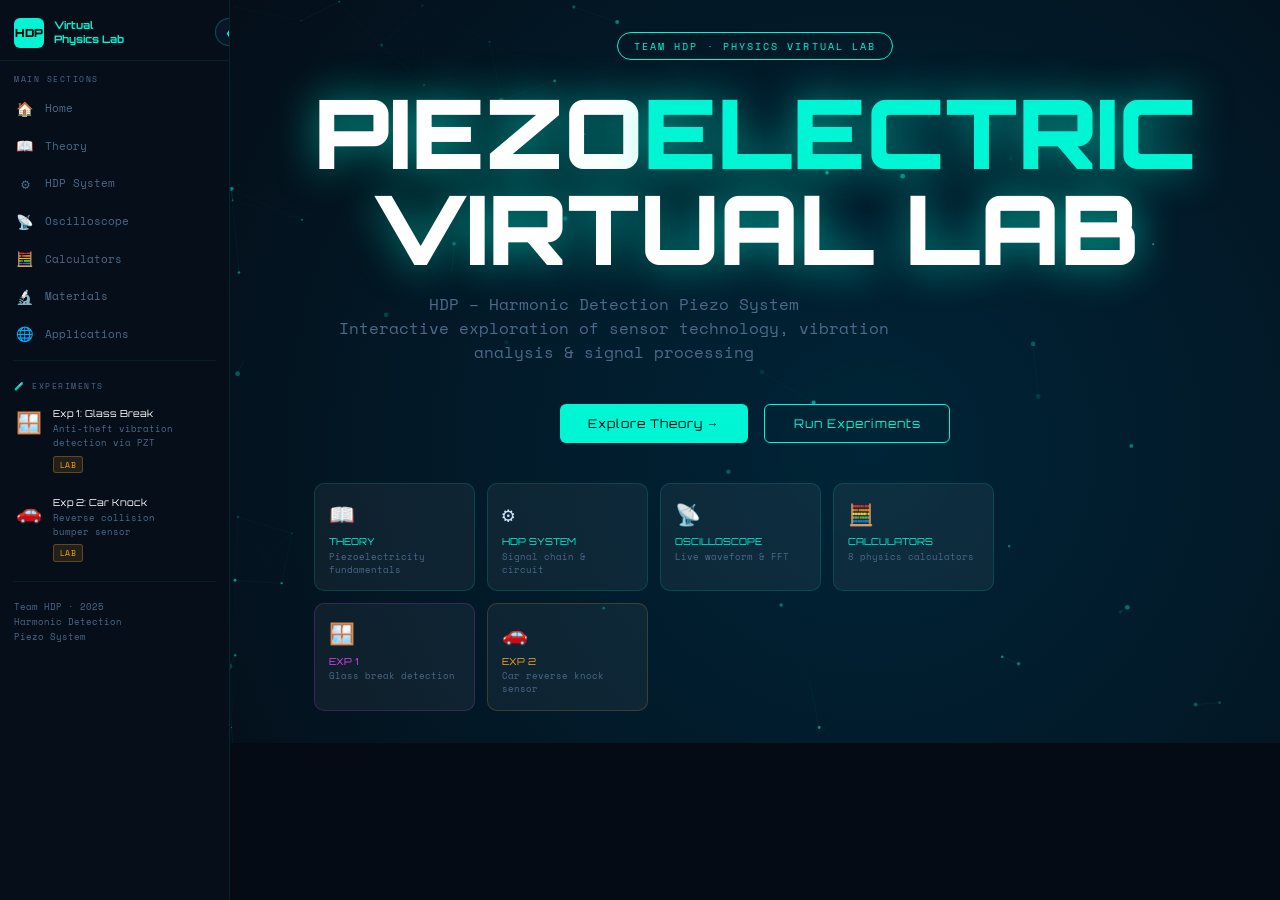
<file: Index.html>
<!DOCTYPE html>
<html lang="en">
<head>
<meta charset="UTF-8"/>
<meta name="viewport" content="width=device-width, initial-scale=1.0"/>
<title>HDP Virtual Lab — HDP Virtual Lab</title>
<link href="https://fonts.googleapis.com/css2?family=Orbitron:wght@400;700;900&family=Space+Mono:ital,wght@0,400;0,700;1,400&display=swap" rel="stylesheet"/>
<link rel="stylesheet" href="styles.css"/>
<style>
html,body{height:100%;overflow:hidden;margin:0;padding:0;}
body{display:flex;background:var(--bg);color:var(--text);font-family:'Space Mono',monospace;}
.page-area{flex:1;overflow-y:auto;overflow-x:hidden;min-width:0;height:100vh;}
#hero{min-height:100vh;position:relative;display:flex;flex-direction:column;align-items:center;justify-content:center;text-align:center;overflow:hidden;}
</style>
</head>
<body>
<aside class="sidebar" id="sidebar">
  <div class="sb-toggle" id="sb-btn" onclick="toggleSidebar()">❮</div>
  <div class="sb-logo"><div class="sb-logo-icon">HDP</div><div class="sb-logo-text sb-hide">Virtual<br>Physics Lab</div></div>
  <div class="sb-section-title sb-hide">Main Sections</div>
  <div class="sb-nav-item active" onclick="goTo('home')" data-page="home" id="nav-home"><span class="icon">🏠</span><span class="sb-hide">Home</span></div>
  <div class="sb-nav-item" onclick="goTo('theory')" data-page="theory" id="nav-theory"><span class="icon">📖</span><span class="sb-hide">Theory</span></div>
  <div class="sb-nav-item" onclick="goTo('system')" data-page="system" id="nav-system"><span class="icon">⚙️</span><span class="sb-hide">HDP System</span></div>
  <div class="sb-nav-item" onclick="goTo('oscilloscope')" data-page="oscilloscope" id="nav-oscilloscope"><span class="icon">📡</span><span class="sb-hide">Oscilloscope</span></div>
  <div class="sb-nav-item" onclick="goTo('calculators')" data-page="calculators" id="nav-calculators"><span class="icon">🧮</span><span class="sb-hide">Calculators</span></div>
  <div class="sb-nav-item" onclick="goTo('materials')" data-page="materials" id="nav-materials"><span class="icon">🔬</span><span class="sb-hide">Materials</span></div>
  <div class="sb-nav-item" onclick="goTo('applications')" data-page="applications" id="nav-applications"><span class="icon">🌐</span><span class="sb-hide">Applications</span></div>
  <div class="sb-divider"></div>
  <div class="sb-section-title sb-hide">🧪 Experiments</div>
  <div class="sb-exp-card" id="nav-exp-glass" onclick="goTo('exp-glass')" data-page="exp-glass">
    <div class="sb-exp-icon">🪟</div>
    <div class="sb-hide"><div class="sb-exp-title">Exp 1: Glass Break</div><div class="sb-exp-sub">Anti-theft vibration<br>detection via PZT</div><span class="sb-exp-badge">LAB</span></div>
  </div>
  <div class="sb-exp-card" id="nav-exp-car" onclick="goTo('exp-car')" data-page="exp-car">
    <div class="sb-exp-icon">🚗</div>
    <div class="sb-hide"><div class="sb-exp-title">Exp 2: Car Knock</div><div class="sb-exp-sub">Reverse collision<br>bumper sensor</div><span class="sb-exp-badge">LAB</span></div>
  </div>
  <div class="sb-divider"></div>
  <div style="padding:.7rem .9rem;line-height:1.7;flex-shrink:0;" class="sb-hide"><div style="font-size:.55rem;color:var(--dim);">Team HDP · 2025<br>Harmonic Detection<br>Piezo System</div></div>
</aside>
<div class="page-area">
<section id="hero" style="max-width:100%;padding:0;position:relative;min-height:100vh;display:flex;flex-direction:column;align-items:center;justify-content:center;text-align:center;overflow:hidden;">
      <canvas id="hero-canvas" style="position:absolute;inset:0;z-index:0;"></canvas>
      <div class="hero-content" style="position:relative;z-index:1;padding:2rem;">
        <div class="badge">Team HDP · Physics Virtual Lab</div>
        <h1 class="logo">PIEZO<span>ELECTRIC</span><br>VIRTUAL LAB</h1>
        <p class="hero-sub">HDP – Harmonic Detection Piezo System<br>Interactive exploration of sensor technology, vibration analysis &amp; signal processing</p>
        <div class="hero-btns">
          <button class="btn btn-primary" onclick="goTo('theory')">Explore Theory →</button>
          <button class="btn btn-outline" onclick="goTo('exp-glass')">Run Experiments</button>
        </div>
        <div style="display:grid;grid-template-columns:repeat(auto-fit,minmax(130px,1fr));gap:.75rem;margin-top:2.5rem;max-width:680px;text-align:left;">
<div onclick="goTo('theory')" style="background:rgba(255,255,255,.05);border:1px solid rgba(0,245,212,.15);border-radius:10px;padding:.9rem;cursor:pointer;transition:border-color .2s;" onmouseover="this.style.borderColor='rgba(0,245,212,.5)'" onmouseout="this.style.borderColor='rgba(0,245,212,.15)'"><div style="font-size:1.3rem;">📖</div><div style="font-family:Orbitron,sans-serif;font-size:.6rem;color:var(--accent);margin:.35rem 0 .15rem;">THEORY</div><div style="font-size:.58rem;color:var(--dim);">Piezoelectricity fundamentals</div></div>
<div onclick="goTo('system')" style="background:rgba(255,255,255,.05);border:1px solid rgba(0,245,212,.15);border-radius:10px;padding:.9rem;cursor:pointer;transition:border-color .2s;" onmouseover="this.style.borderColor='rgba(0,245,212,.5)'" onmouseout="this.style.borderColor='rgba(0,245,212,.15)'"><div style="font-size:1.3rem;">⚙️</div><div style="font-family:Orbitron,sans-serif;font-size:.6rem;color:var(--accent);margin:.35rem 0 .15rem;">HDP SYSTEM</div><div style="font-size:.58rem;color:var(--dim);">Signal chain & circuit</div></div>
<div onclick="goTo('oscilloscope')" style="background:rgba(255,255,255,.05);border:1px solid rgba(0,245,212,.15);border-radius:10px;padding:.9rem;cursor:pointer;transition:border-color .2s;" onmouseover="this.style.borderColor='rgba(0,245,212,.5)'" onmouseout="this.style.borderColor='rgba(0,245,212,.15)'"><div style="font-size:1.3rem;">📡</div><div style="font-family:Orbitron,sans-serif;font-size:.6rem;color:var(--accent);margin:.35rem 0 .15rem;">OSCILLOSCOPE</div><div style="font-size:.58rem;color:var(--dim);">Live waveform & FFT</div></div>
<div onclick="goTo('calculators')" style="background:rgba(255,255,255,.05);border:1px solid rgba(0,245,212,.15);border-radius:10px;padding:.9rem;cursor:pointer;transition:border-color .2s;" onmouseover="this.style.borderColor='rgba(0,245,212,.5)'" onmouseout="this.style.borderColor='rgba(0,245,212,.15)'"><div style="font-size:1.3rem;">🧮</div><div style="font-family:Orbitron,sans-serif;font-size:.6rem;color:var(--accent);margin:.35rem 0 .15rem;">CALCULATORS</div><div style="font-size:.58rem;color:var(--dim);">8 physics calculators</div></div>
<div onclick="goTo('exp-glass')" style="background:rgba(255,255,255,.05);border:1px solid rgba(224,64,251,.2);border-radius:10px;padding:.9rem;cursor:pointer;transition:border-color .2s;" onmouseover="this.style.borderColor='rgba(224,64,251,.6)'" onmouseout="this.style.borderColor='rgba(224,64,251,.2)'"><div style="font-size:1.3rem;">🪟</div><div style="font-family:Orbitron,sans-serif;font-size:.6rem;color:var(--accent3);margin:.35rem 0 .15rem;">EXP 1</div><div style="font-size:.58rem;color:var(--dim);">Glass break detection</div></div>
<div onclick="goTo('exp-car')" style="background:rgba(255,255,255,.05);border:1px solid rgba(245,166,35,.2);border-radius:10px;padding:.9rem;cursor:pointer;transition:border-color .2s;" onmouseover="this.style.borderColor='rgba(245,166,35,.6)'" onmouseout="this.style.borderColor='rgba(245,166,35,.2)'"><div style="font-size:1.3rem;">🚗</div><div style="font-family:Orbitron,sans-serif;font-size:.6rem;color:var(--accent2);margin:.35rem 0 .15rem;">EXP 2</div><div style="font-size:.58rem;color:var(--dim);">Car reverse knock sensor</div></div>
        </div>
      </div>
    </section>
</div>

<script src="hero.js"></script>
<script src="nav.js"></script>
</body>
</html>
</file>
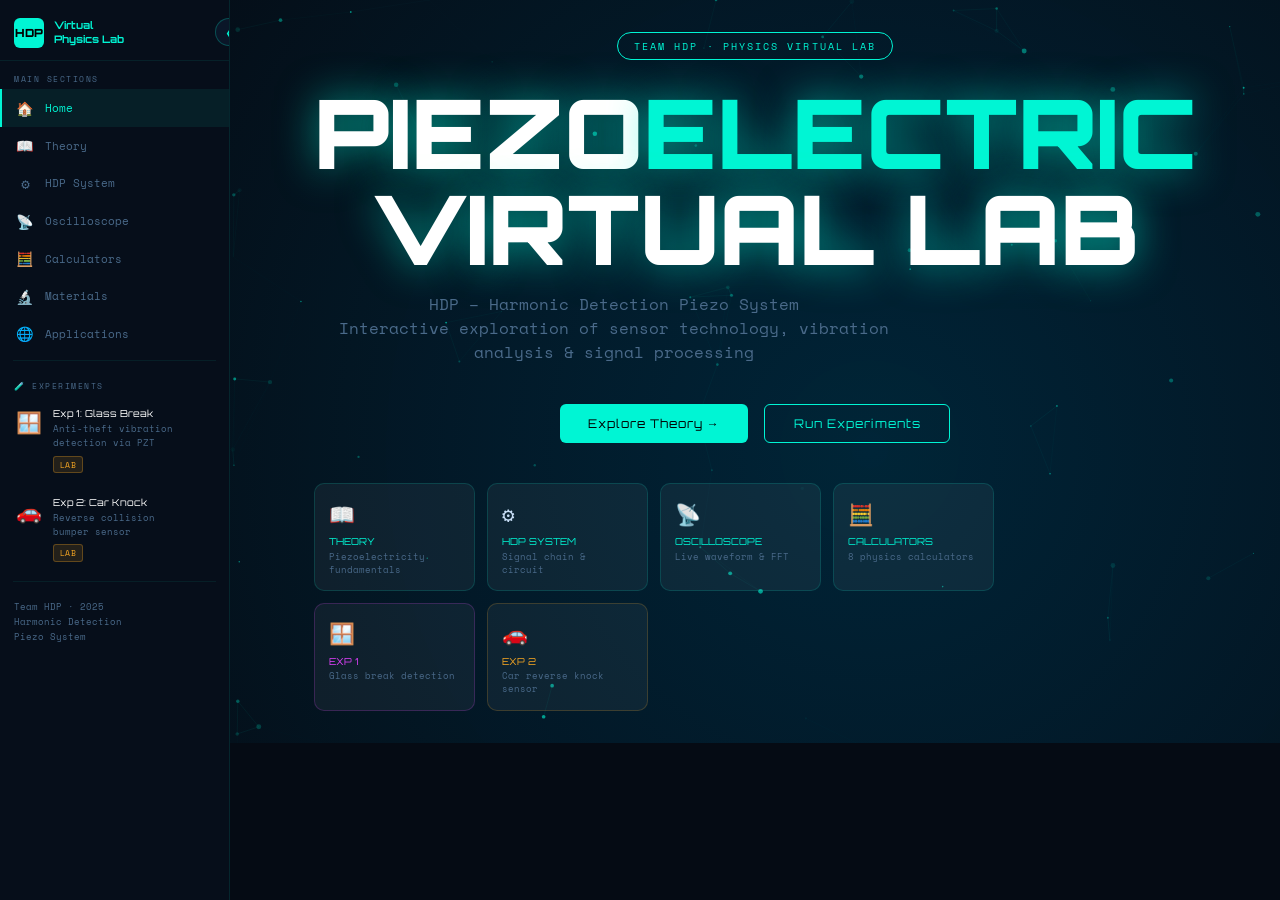
<file: index.html>
<!DOCTYPE html>
<html lang="en">
<head>
<meta charset="UTF-8"/>
<meta name="viewport" content="width=device-width, initial-scale=1.0"/>
<title>HDP Virtual Lab — HDP Virtual Lab</title>
<link href="https://fonts.googleapis.com/css2?family=Orbitron:wght@400;700;900&family=Space+Mono:ital,wght@0,400;0,700;1,400&display=swap" rel="stylesheet"/>
<link rel="stylesheet" href="styles.css"/>
<style>
html,body{height:100%;overflow:hidden;margin:0;padding:0;}
body{display:flex;background:var(--bg);color:var(--text);font-family:'Space Mono',monospace;}
.page-area{flex:1;overflow-y:auto;overflow-x:hidden;min-width:0;height:100vh;}
#hero{min-height:100vh;position:relative;display:flex;flex-direction:column;align-items:center;justify-content:center;text-align:center;overflow:hidden;}
</style>
</head>
<body>
<aside class="sidebar" id="sidebar">
  <div class="sb-toggle" id="sb-btn" onclick="toggleSidebar()">❮</div>
  <div class="sb-logo"><div class="sb-logo-icon">HDP</div><div class="sb-logo-text sb-hide">Virtual<br>Physics Lab</div></div>
  <div class="sb-section-title sb-hide">Main Sections</div>
  <div class="sb-nav-item active" onclick="goTo('home')" data-page="home" id="nav-home"><span class="icon">🏠</span><span class="sb-hide">Home</span></div>
  <div class="sb-nav-item" onclick="goTo('theory')" data-page="theory" id="nav-theory"><span class="icon">📖</span><span class="sb-hide">Theory</span></div>
  <div class="sb-nav-item" onclick="goTo('system')" data-page="system" id="nav-system"><span class="icon">⚙️</span><span class="sb-hide">HDP System</span></div>
  <div class="sb-nav-item" onclick="goTo('oscilloscope')" data-page="oscilloscope" id="nav-oscilloscope"><span class="icon">📡</span><span class="sb-hide">Oscilloscope</span></div>
  <div class="sb-nav-item" onclick="goTo('calculators')" data-page="calculators" id="nav-calculators"><span class="icon">🧮</span><span class="sb-hide">Calculators</span></div>
  <div class="sb-nav-item" onclick="goTo('materials')" data-page="materials" id="nav-materials"><span class="icon">🔬</span><span class="sb-hide">Materials</span></div>
  <div class="sb-nav-item" onclick="goTo('applications')" data-page="applications" id="nav-applications"><span class="icon">🌐</span><span class="sb-hide">Applications</span></div>
  <div class="sb-divider"></div>
  <div class="sb-section-title sb-hide">🧪 Experiments</div>
  <div class="sb-exp-card" id="nav-exp-glass" onclick="goTo('exp-glass')" data-page="exp-glass">
    <div class="sb-exp-icon">🪟</div>
    <div class="sb-hide"><div class="sb-exp-title">Exp 1: Glass Break</div><div class="sb-exp-sub">Anti-theft vibration<br>detection via PZT</div><span class="sb-exp-badge">LAB</span></div>
  </div>
  <div class="sb-exp-card" id="nav-exp-car" onclick="goTo('exp-car')" data-page="exp-car">
    <div class="sb-exp-icon">🚗</div>
    <div class="sb-hide"><div class="sb-exp-title">Exp 2: Car Knock</div><div class="sb-exp-sub">Reverse collision<br>bumper sensor</div><span class="sb-exp-badge">LAB</span></div>
  </div>
  <div class="sb-divider"></div>
  <div style="padding:.7rem .9rem;line-height:1.7;flex-shrink:0;" class="sb-hide"><div style="font-size:.55rem;color:var(--dim);">Team HDP · 2025<br>Harmonic Detection<br>Piezo System</div></div>
</aside>
<div class="page-area">
<section id="hero" style="max-width:100%;padding:0;position:relative;min-height:100vh;display:flex;flex-direction:column;align-items:center;justify-content:center;text-align:center;overflow:hidden;">
      <canvas id="hero-canvas" style="position:absolute;inset:0;z-index:0;"></canvas>
      <div class="hero-content" style="position:relative;z-index:1;padding:2rem;">
        <div class="badge">Team HDP · Physics Virtual Lab</div>
        <h1 class="logo">PIEZO<span>ELECTRIC</span><br>VIRTUAL LAB</h1>
        <p class="hero-sub">HDP – Harmonic Detection Piezo System<br>Interactive exploration of sensor technology, vibration analysis &amp; signal processing</p>
        <div class="hero-btns">
          <button class="btn btn-primary" onclick="goTo('theory')">Explore Theory →</button>
          <button class="btn btn-outline" onclick="goTo('exp-glass')">Run Experiments</button>
        </div>
        <div style="display:grid;grid-template-columns:repeat(auto-fit,minmax(130px,1fr));gap:.75rem;margin-top:2.5rem;max-width:680px;text-align:left;">
<div onclick="goTo('theory')" style="background:rgba(255,255,255,.05);border:1px solid rgba(0,245,212,.15);border-radius:10px;padding:.9rem;cursor:pointer;transition:border-color .2s;" onmouseover="this.style.borderColor='rgba(0,245,212,.5)'" onmouseout="this.style.borderColor='rgba(0,245,212,.15)'"><div style="font-size:1.3rem;">📖</div><div style="font-family:Orbitron,sans-serif;font-size:.6rem;color:var(--accent);margin:.35rem 0 .15rem;">THEORY</div><div style="font-size:.58rem;color:var(--dim);">Piezoelectricity fundamentals</div></div>
<div onclick="goTo('system')" style="background:rgba(255,255,255,.05);border:1px solid rgba(0,245,212,.15);border-radius:10px;padding:.9rem;cursor:pointer;transition:border-color .2s;" onmouseover="this.style.borderColor='rgba(0,245,212,.5)'" onmouseout="this.style.borderColor='rgba(0,245,212,.15)'"><div style="font-size:1.3rem;">⚙️</div><div style="font-family:Orbitron,sans-serif;font-size:.6rem;color:var(--accent);margin:.35rem 0 .15rem;">HDP SYSTEM</div><div style="font-size:.58rem;color:var(--dim);">Signal chain & circuit</div></div>
<div onclick="goTo('oscilloscope')" style="background:rgba(255,255,255,.05);border:1px solid rgba(0,245,212,.15);border-radius:10px;padding:.9rem;cursor:pointer;transition:border-color .2s;" onmouseover="this.style.borderColor='rgba(0,245,212,.5)'" onmouseout="this.style.borderColor='rgba(0,245,212,.15)'"><div style="font-size:1.3rem;">📡</div><div style="font-family:Orbitron,sans-serif;font-size:.6rem;color:var(--accent);margin:.35rem 0 .15rem;">OSCILLOSCOPE</div><div style="font-size:.58rem;color:var(--dim);">Live waveform & FFT</div></div>
<div onclick="goTo('calculators')" style="background:rgba(255,255,255,.05);border:1px solid rgba(0,245,212,.15);border-radius:10px;padding:.9rem;cursor:pointer;transition:border-color .2s;" onmouseover="this.style.borderColor='rgba(0,245,212,.5)'" onmouseout="this.style.borderColor='rgba(0,245,212,.15)'"><div style="font-size:1.3rem;">🧮</div><div style="font-family:Orbitron,sans-serif;font-size:.6rem;color:var(--accent);margin:.35rem 0 .15rem;">CALCULATORS</div><div style="font-size:.58rem;color:var(--dim);">8 physics calculators</div></div>
<div onclick="goTo('exp-glass')" style="background:rgba(255,255,255,.05);border:1px solid rgba(224,64,251,.2);border-radius:10px;padding:.9rem;cursor:pointer;transition:border-color .2s;" onmouseover="this.style.borderColor='rgba(224,64,251,.6)'" onmouseout="this.style.borderColor='rgba(224,64,251,.2)'"><div style="font-size:1.3rem;">🪟</div><div style="font-family:Orbitron,sans-serif;font-size:.6rem;color:var(--accent3);margin:.35rem 0 .15rem;">EXP 1</div><div style="font-size:.58rem;color:var(--dim);">Glass break detection</div></div>
<div onclick="goTo('exp-car')" style="background:rgba(255,255,255,.05);border:1px solid rgba(245,166,35,.2);border-radius:10px;padding:.9rem;cursor:pointer;transition:border-color .2s;" onmouseover="this.style.borderColor='rgba(245,166,35,.6)'" onmouseout="this.style.borderColor='rgba(245,166,35,.2)'"><div style="font-size:1.3rem;">🚗</div><div style="font-family:Orbitron,sans-serif;font-size:.6rem;color:var(--accent2);margin:.35rem 0 .15rem;">EXP 2</div><div style="font-size:.58rem;color:var(--dim);">Car reverse knock sensor</div></div>
        </div>
      </div>
    </section>
</div>

<script src="hero.js"></script>
<script src="nav.js"></script>
</body>
</html>
</file>
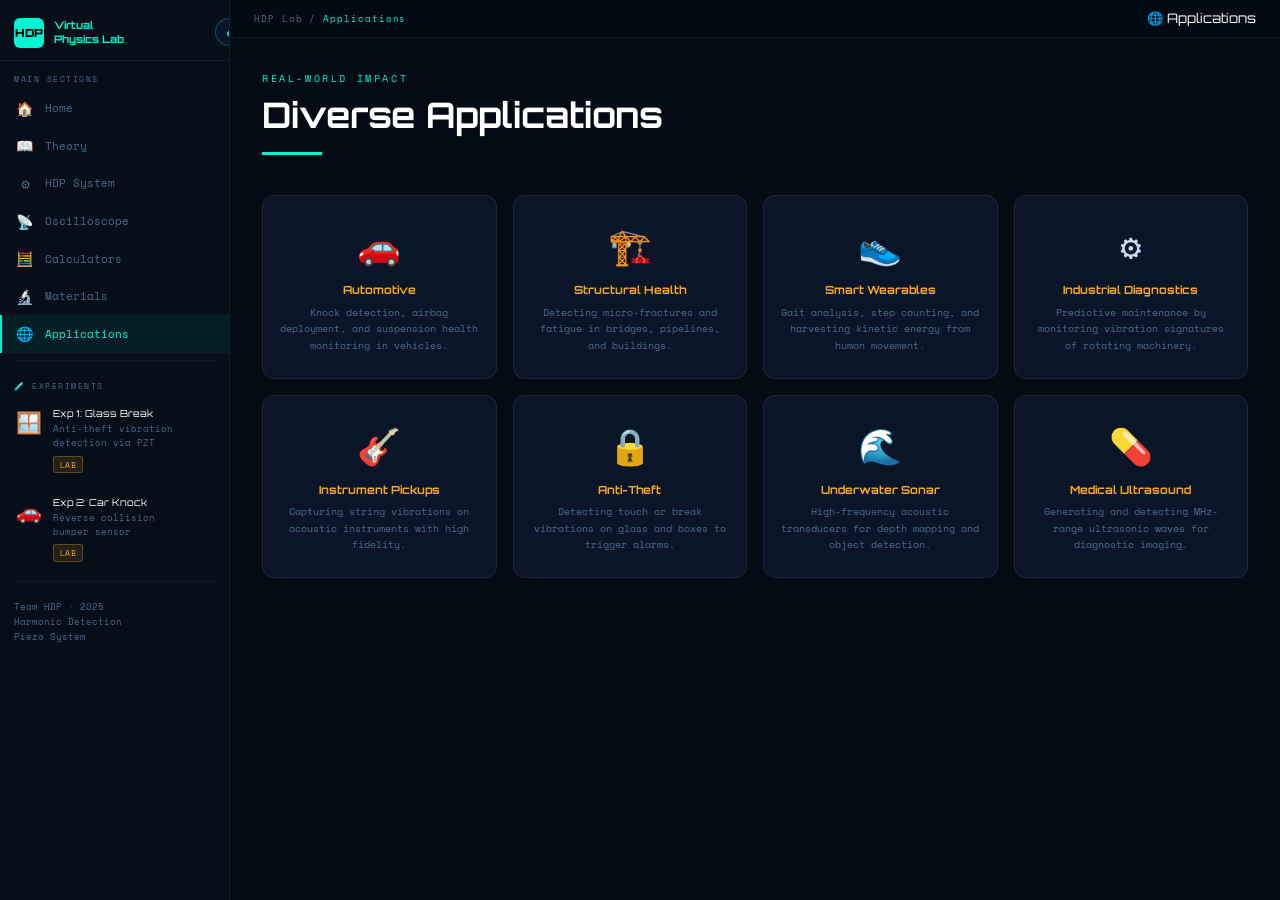
<file: applications.html>
<!DOCTYPE html>
<html lang="en">
<head><meta charset="UTF-8"/>
<meta name="viewport" content="width=device-width, initial-scale=1.0"/>
<title>Applications — HDP Virtual Lab</title>
<link href="https://fonts.googleapis.com/css2?family=Orbitron:wght@400;700;900&family=Space+Mono:ital,wght@0,400;0,700;1,400&display=swap" rel="stylesheet"/>
<link rel="stylesheet" href="styles.css"/>
<style>
html,body{height:100%;overflow:hidden;margin:0;padding:0;}
body{display:flex;background:var(--bg);color:var(--text);font-family:'Space Mono',monospace;}
.page-area{flex:1;overflow-y:auto;overflow-x:hidden;min-width:0;height:100vh;}

</style></head>
<body>
<aside class="sidebar" id="sidebar">
  <div class="sb-toggle" id="sb-btn" onclick="toggleSidebar()">❮</div>
  <div class="sb-logo"><div class="sb-logo-icon">HDP</div><div class="sb-logo-text sb-hide">Virtual<br>Physics Lab</div></div>
  <div class="sb-section-title sb-hide">Main Sections</div>
  <div class="sb-nav-item active" onclick="goTo('home')" data-page="home" id="nav-home"><span class="icon">🏠</span><span class="sb-hide">Home</span></div>
  <div class="sb-nav-item" onclick="goTo('theory')" data-page="theory" id="nav-theory"><span class="icon">📖</span><span class="sb-hide">Theory</span></div>
  <div class="sb-nav-item" onclick="goTo('system')" data-page="system" id="nav-system"><span class="icon">⚙️</span><span class="sb-hide">HDP System</span></div>
  <div class="sb-nav-item" onclick="goTo('oscilloscope')" data-page="oscilloscope" id="nav-oscilloscope"><span class="icon">📡</span><span class="sb-hide">Oscilloscope</span></div>
  <div class="sb-nav-item" onclick="goTo('calculators')" data-page="calculators" id="nav-calculators"><span class="icon">🧮</span><span class="sb-hide">Calculators</span></div>
  <div class="sb-nav-item" onclick="goTo('materials')" data-page="materials" id="nav-materials"><span class="icon">🔬</span><span class="sb-hide">Materials</span></div>
  <div class="sb-nav-item" onclick="goTo('applications')" data-page="applications" id="nav-applications"><span class="icon">🌐</span><span class="sb-hide">Applications</span></div>
  <div class="sb-divider"></div>
  <div class="sb-section-title sb-hide">🧪 Experiments</div>
  <div class="sb-exp-card" id="nav-exp-glass" onclick="goTo('exp-glass')" data-page="exp-glass">
    <div class="sb-exp-icon">🪟</div>
    <div class="sb-hide"><div class="sb-exp-title">Exp 1: Glass Break</div><div class="sb-exp-sub">Anti-theft vibration<br>detection via PZT</div><span class="sb-exp-badge">LAB</span></div>
  </div>
  <div class="sb-exp-card" id="nav-exp-car" onclick="goTo('exp-car')" data-page="exp-car">
    <div class="sb-exp-icon">🚗</div>
    <div class="sb-hide"><div class="sb-exp-title">Exp 2: Car Knock</div><div class="sb-exp-sub">Reverse collision<br>bumper sensor</div><span class="sb-exp-badge">LAB</span></div>
  </div>
  <div class="sb-divider"></div>
  <div style="padding:.7rem .9rem;line-height:1.7;flex-shrink:0;" class="sb-hide"><div style="font-size:.55rem;color:var(--dim);">Team HDP · 2025<br>Harmonic Detection<br>Piezo System</div></div>
</aside>
<div class="page-area">
  <div class="page-header">
    <span class="ph-crumb">HDP Lab / <span>Applications</span></span>
    <span class="ph-title">🌐 Applications</span>
  </div>
<div class="page-body"><div class="section-tag">Real-World Impact</div>
  <h2 class="section-title">Diverse Applications</h2>
  <div class="divider"></div>
  <div class="app-grid reveal">
    <div class="app-card">
      <div class="icon">🚗</div>
      <h4>Automotive</h4>
      <p>Knock detection, airbag deployment, and suspension health monitoring in vehicles.</p>
    </div>
    <div class="app-card">
      <div class="icon">🏗️</div>
      <h4>Structural Health</h4>
      <p>Detecting micro-fractures and fatigue in bridges, pipelines, and buildings.</p>
    </div>
    <div class="app-card">
      <div class="icon">👟</div>
      <h4>Smart Wearables</h4>
      <p>Gait analysis, step counting, and harvesting kinetic energy from human movement.</p>
    </div>
    <div class="app-card">
      <div class="icon">⚙️</div>
      <h4>Industrial Diagnostics</h4>
      <p>Predictive maintenance by monitoring vibration signatures of rotating machinery.</p>
    </div>
    <div class="app-card">
      <div class="icon">🎸</div>
      <h4>Instrument Pickups</h4>
      <p>Capturing string vibrations on acoustic instruments with high fidelity.</p>
    </div>
    <div class="app-card">
      <div class="icon">🔒</div>
      <h4>Anti-Theft</h4>
      <p>Detecting touch or break vibrations on glass and boxes to trigger alarms.</p>
    </div>
    <div class="app-card">
      <div class="icon">🌊</div>
      <h4>Underwater Sonar</h4>
      <p>High-frequency acoustic transducers for depth mapping and object detection.</p>
    </div>
    <div class="app-card">
      <div class="icon">💊</div>
      <h4>Medical Ultrasound</h4>
      <p>Generating and detecting MHz-range ultrasonic waves for diagnostic imaging.</p>
    </div></div>
</div>

<script src="nav.js"></script>
</body>
</html>
</file>
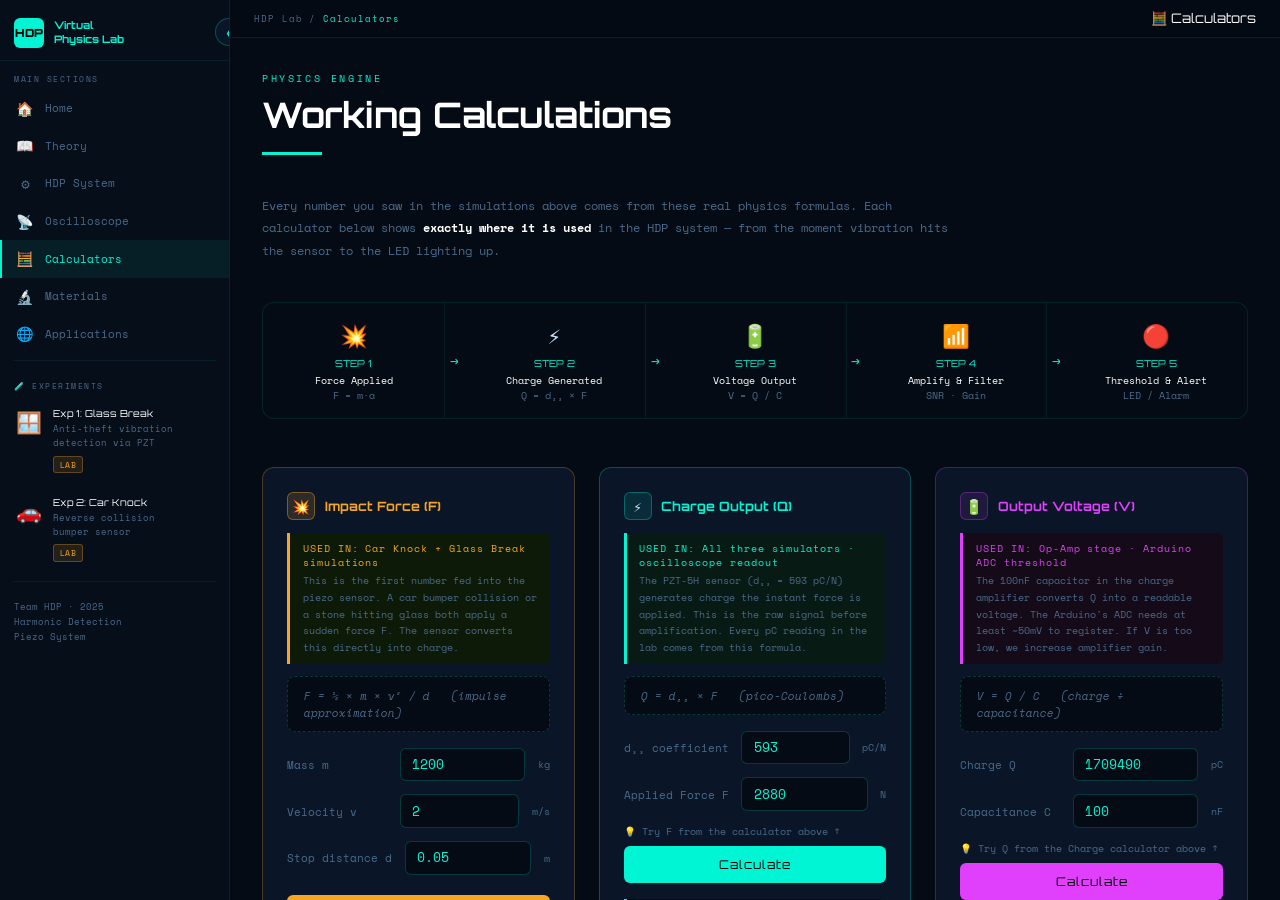
<file: calculators.html>
<!DOCTYPE html>
<html lang="en">
<head><meta charset="UTF-8"/>
<meta name="viewport" content="width=device-width, initial-scale=1.0"/>
<title>Calculators — HDP Virtual Lab</title>
<link href="https://fonts.googleapis.com/css2?family=Orbitron:wght@400;700;900&family=Space+Mono:ital,wght@0,400;0,700;1,400&display=swap" rel="stylesheet"/>
<link rel="stylesheet" href="styles.css"/>
<style>
html,body{height:100%;overflow:hidden;margin:0;padding:0;}
body{display:flex;background:var(--bg);color:var(--text);font-family:'Space Mono',monospace;}
.page-area{flex:1;overflow-y:auto;overflow-x:hidden;min-width:0;height:100vh;}

</style></head>
<body>
<aside class="sidebar" id="sidebar">
  <div class="sb-toggle" id="sb-btn" onclick="toggleSidebar()">❮</div>
  <div class="sb-logo"><div class="sb-logo-icon">HDP</div><div class="sb-logo-text sb-hide">Virtual<br>Physics Lab</div></div>
  <div class="sb-section-title sb-hide">Main Sections</div>
  <div class="sb-nav-item active" onclick="goTo('home')" data-page="home" id="nav-home"><span class="icon">🏠</span><span class="sb-hide">Home</span></div>
  <div class="sb-nav-item" onclick="goTo('theory')" data-page="theory" id="nav-theory"><span class="icon">📖</span><span class="sb-hide">Theory</span></div>
  <div class="sb-nav-item" onclick="goTo('system')" data-page="system" id="nav-system"><span class="icon">⚙️</span><span class="sb-hide">HDP System</span></div>
  <div class="sb-nav-item" onclick="goTo('oscilloscope')" data-page="oscilloscope" id="nav-oscilloscope"><span class="icon">📡</span><span class="sb-hide">Oscilloscope</span></div>
  <div class="sb-nav-item" onclick="goTo('calculators')" data-page="calculators" id="nav-calculators"><span class="icon">🧮</span><span class="sb-hide">Calculators</span></div>
  <div class="sb-nav-item" onclick="goTo('materials')" data-page="materials" id="nav-materials"><span class="icon">🔬</span><span class="sb-hide">Materials</span></div>
  <div class="sb-nav-item" onclick="goTo('applications')" data-page="applications" id="nav-applications"><span class="icon">🌐</span><span class="sb-hide">Applications</span></div>
  <div class="sb-divider"></div>
  <div class="sb-section-title sb-hide">🧪 Experiments</div>
  <div class="sb-exp-card" id="nav-exp-glass" onclick="goTo('exp-glass')" data-page="exp-glass">
    <div class="sb-exp-icon">🪟</div>
    <div class="sb-hide"><div class="sb-exp-title">Exp 1: Glass Break</div><div class="sb-exp-sub">Anti-theft vibration<br>detection via PZT</div><span class="sb-exp-badge">LAB</span></div>
  </div>
  <div class="sb-exp-card" id="nav-exp-car" onclick="goTo('exp-car')" data-page="exp-car">
    <div class="sb-exp-icon">🚗</div>
    <div class="sb-hide"><div class="sb-exp-title">Exp 2: Car Knock</div><div class="sb-exp-sub">Reverse collision<br>bumper sensor</div><span class="sb-exp-badge">LAB</span></div>
  </div>
  <div class="sb-divider"></div>
  <div style="padding:.7rem .9rem;line-height:1.7;flex-shrink:0;" class="sb-hide"><div style="font-size:.55rem;color:var(--dim);">Team HDP · 2025<br>Harmonic Detection<br>Piezo System</div></div>
</aside>
<div class="page-area">
  <div class="page-header">
    <span class="ph-crumb">HDP Lab / <span>Calculators</span></span>
    <span class="ph-title">🧮 Calculators</span>
  </div>
<div class="page-body"><div class="section-tag">Physics Engine</div>
  <h2 class="section-title">Working Calculations</h2>
  <div class="divider"></div>
  <p style="font-size:.78rem;color:var(--dim);margin-bottom:2.5rem;max-width:700px;line-height:1.8;">
    Every number you saw in the simulations above comes from these real physics formulas.
    Each calculator below shows <strong style="color:#fff">exactly where it is used</strong> in the HDP system —
    from the moment vibration hits the sensor to the LED lighting up.
  </p>

  <!-- ── CALC FLOW DIAGRAM ── -->
  <div style="display:flex;align-items:center;flex-wrap:wrap;gap:0;margin-bottom:3rem;background:var(--bg);border:1px solid rgba(0,245,212,.1);border-radius:12px;overflow:hidden;">
    <div style="flex:1;min-width:120px;padding:1rem .8rem;text-align:center;border-right:1px solid rgba(0,245,212,.08);">
      <div style="font-size:1.4rem;">💥</div>
      <div style="font-family:Orbitron,sans-serif;font-size:.6rem;color:var(--accent);margin-top:.3rem;">STEP 1</div>
      <div style="font-size:.65rem;color:#fff;margin-top:.2rem;">Force Applied</div>
      <div style="font-size:.6rem;color:var(--dim);">F = m·a</div>
    </div>
    <div style="color:var(--accent);font-size:.9rem;padding:.3rem;">→</div>
    <div style="flex:1;min-width:120px;padding:1rem .8rem;text-align:center;border-right:1px solid rgba(0,245,212,.08);">
      <div style="font-size:1.4rem;">⚡</div>
      <div style="font-family:Orbitron,sans-serif;font-size:.6rem;color:var(--accent);margin-top:.3rem;">STEP 2</div>
      <div style="font-size:.65rem;color:#fff;margin-top:.2rem;">Charge Generated</div>
      <div style="font-size:.6rem;color:var(--dim);">Q = d₃₃ × F</div>
    </div>
    <div style="color:var(--accent);font-size:.9rem;padding:.3rem;">→</div>
    <div style="flex:1;min-width:120px;padding:1rem .8rem;text-align:center;border-right:1px solid rgba(0,245,212,.08);">
      <div style="font-size:1.4rem;">🔋</div>
      <div style="font-family:Orbitron,sans-serif;font-size:.6rem;color:var(--accent);margin-top:.3rem;">STEP 3</div>
      <div style="font-size:.65rem;color:#fff;margin-top:.2rem;">Voltage Output</div>
      <div style="font-size:.6rem;color:var(--dim);">V = Q / C</div>
    </div>
    <div style="color:var(--accent);font-size:.9rem;padding:.3rem;">→</div>
    <div style="flex:1;min-width:120px;padding:1rem .8rem;text-align:center;border-right:1px solid rgba(0,245,212,.08);">
      <div style="font-size:1.4rem;">📶</div>
      <div style="font-family:Orbitron,sans-serif;font-size:.6rem;color:var(--accent);margin-top:.3rem;">STEP 4</div>
      <div style="font-size:.65rem;color:#fff;margin-top:.2rem;">Amplify & Filter</div>
      <div style="font-size:.6rem;color:var(--dim);">SNR · Gain</div>
    </div>
    <div style="color:var(--accent);font-size:.9rem;padding:.3rem;">→</div>
    <div style="flex:1;min-width:120px;padding:1rem .8rem;text-align:center;">
      <div style="font-size:1.4rem;">🔴</div>
      <div style="font-family:Orbitron,sans-serif;font-size:.6rem;color:var(--accent);margin-top:.3rem;">STEP 5</div>
      <div style="font-size:.65rem;color:#fff;margin-top:.2rem;">Threshold & Alert</div>
      <div style="font-size:.6rem;color:var(--dim);">LED / Alarm</div>
    </div>
  </div>

  <!-- ── CALC CARDS ── -->
  <div class="calc-grid">

    <!-- ① Impact Force -->
    <div class="calc-card reveal" style="border-color:rgba(245,166,35,.25);">
      <div style="display:flex;align-items:center;gap:.6rem;margin-bottom:.8rem;">
        <div style="width:28px;height:28px;background:rgba(245,166,35,.15);border:1px solid rgba(245,166,35,.4);border-radius:6px;display:flex;align-items:center;justify-content:center;font-size:.9rem;">💥</div>
        <h3 style="color:var(--accent2);margin:0;">Impact Force (F)</h3>
      </div>
      <div style="background:#0d1a08;border-left:3px solid var(--accent2);padding:.5rem .8rem;border-radius:0 6px 6px 0;margin-bottom:.8rem;">
        <div style="font-size:.6rem;color:var(--accent2);letter-spacing:.1em;margin-bottom:.2rem;">USED IN: Car Knock + Glass Break simulations</div>
        <div style="font-size:.65rem;color:var(--dim);line-height:1.6;">This is the first number fed into the piezo sensor. A car bumper collision or a stone hitting glass both apply a sudden force F. The sensor converts this directly into charge.</div>
      </div>
      <div class="formula-box">F = ½ × m × v² / d &nbsp;&nbsp;(impulse approximation)</div>
      <div class="input-row">
        <label>Mass m</label>
        <input type="number" id="f_mass" value="1200" min="1"> <span style="font-size:.65rem;color:var(--dim)">kg</span>
      </div>
      <div class="input-row">
        <label>Velocity v</label>
        <input type="number" id="f_vel" value="2" min="0.01" step="0.1"> <span style="font-size:.65rem;color:var(--dim)">m/s</span>
      </div>
      <div class="input-row">
        <label>Stop distance d</label>
        <input type="number" id="f_dist" value="0.05" min="0.001" step="0.01"> <span style="font-size:.65rem;color:var(--dim)">m</span>
      </div>
      <button class="btn btn-primary" onclick="calcForce()" style="width:100%;margin-top:.5rem;background:var(--accent2);color:#000;">Calculate</button>
      <div class="calc-result" id="res_force" style="border-color:var(--accent2);">F = <strong>—</strong></div>
    </div>

    <!-- ② Charge Output -->
    <div class="calc-card reveal" style="border-color:rgba(0,245,212,.25);">
      <div style="display:flex;align-items:center;gap:.6rem;margin-bottom:.8rem;">
        <div style="width:28px;height:28px;background:rgba(0,245,212,.1);border:1px solid rgba(0,245,212,.3);border-radius:6px;display:flex;align-items:center;justify-content:center;font-size:.9rem;">⚡</div>
        <h3 style="color:var(--accent);margin:0;">Charge Output (Q)</h3>
      </div>
      <div style="background:#081a14;border-left:3px solid var(--accent);padding:.5rem .8rem;border-radius:0 6px 6px 0;margin-bottom:.8rem;">
        <div style="font-size:.6rem;color:var(--accent);letter-spacing:.1em;margin-bottom:.2rem;">USED IN: All three simulators · oscilloscope readout</div>
        <div style="font-size:.65rem;color:var(--dim);line-height:1.6;">The PZT-5H sensor (d₃₃ = 593 pC/N) generates charge the instant force is applied. This is the raw signal before amplification. Every pC reading in the lab comes from this formula.</div>
      </div>
      <div class="formula-box">Q = d₃₃ × F &nbsp;&nbsp;(pico-Coulombs)</div>
      <div class="input-row">
        <label>d₃₃ coefficient</label>
        <input type="number" id="c_d33" value="593" min="1"> <span style="font-size:.65rem;color:var(--dim)">pC/N</span>
      </div>
      <div class="input-row">
        <label>Applied Force F</label>
        <input type="number" id="c_force" value="2880" min="0.01" step="1"> <span style="font-size:.65rem;color:var(--dim)">N</span>
      </div>
      <div style="font-size:.6rem;color:var(--dim);margin-top:.2rem;">💡 Try F from the calculator above ↑</div>
      <button class="btn btn-primary" onclick="calcCharge()" style="width:100%;margin-top:.5rem;">Calculate</button>
      <div class="calc-result" id="res_charge">Q = <strong>—</strong></div>
    </div>

    <!-- ③ Voltage Output -->
    <div class="calc-card reveal" style="border-color:rgba(224,64,251,.25);">
      <div style="display:flex;align-items:center;gap:.6rem;margin-bottom:.8rem;">
        <div style="width:28px;height:28px;background:rgba(224,64,251,.1);border:1px solid rgba(224,64,251,.3);border-radius:6px;display:flex;align-items:center;justify-content:center;font-size:.9rem;">🔋</div>
        <h3 style="color:var(--accent3);margin:0;">Output Voltage (V)</h3>
      </div>
      <div style="background:#140a18;border-left:3px solid var(--accent3);padding:.5rem .8rem;border-radius:0 6px 6px 0;margin-bottom:.8rem;">
        <div style="font-size:.6rem;color:var(--accent3);letter-spacing:.1em;margin-bottom:.2rem;">USED IN: Op-Amp stage · Arduino ADC threshold</div>
        <div style="font-size:.65rem;color:var(--dim);line-height:1.6;">The 100nF capacitor in the charge amplifier converts Q into a readable voltage. The Arduino's ADC needs at least ~50mV to register. If V is too low, we increase amplifier gain.</div>
      </div>
      <div class="formula-box">V = Q / C &nbsp;&nbsp;(charge ÷ capacitance)</div>
      <div class="input-row">
        <label>Charge Q</label>
        <input type="number" id="c_q" value="1709490" min="1"> <span style="font-size:.65rem;color:var(--dim)">pC</span>
      </div>
      <div class="input-row">
        <label>Capacitance C</label>
        <input type="number" id="c_cap" value="100" min="1"> <span style="font-size:.65rem;color:var(--dim)">nF</span>
      </div>
      <div style="font-size:.6rem;color:var(--dim);margin-top:.2rem;">💡 Try Q from the Charge calculator above ↑</div>
      <button class="btn btn-primary" onclick="calcVoltage()" style="width:100%;margin-top:.5rem;background:var(--accent3);">Calculate</button>
      <div class="calc-result" id="res_voltage" style="border-color:var(--accent3);">V = <strong>—</strong></div>
    </div>

    <!-- ④ Resonant Frequency -->
    <div class="calc-card reveal" style="border-color:rgba(0,200,255,.2);">
      <div style="display:flex;align-items:center;gap:.6rem;margin-bottom:.8rem;">
        <div style="width:28px;height:28px;background:rgba(0,200,255,.1);border:1px solid rgba(0,200,255,.3);border-radius:6px;display:flex;align-items:center;justify-content:center;font-size:.9rem;">〰</div>
        <h3 style="color:#00c8ff;margin:0;">Resonant Frequency (f)</h3>
      </div>
      <div style="background:#06141a;border-left:3px solid #00c8ff;padding:.5rem .8rem;border-radius:0 6px 6px 0;margin-bottom:.8rem;">
        <div style="font-size:.6rem;color:#00c8ff;letter-spacing:.1em;margin-bottom:.2rem;">USED IN: FFT analyser · harmonic detection band-pass filter</div>
        <div style="font-size:.65rem;color:var(--dim);line-height:1.6;">The PZT disc has a natural resonant frequency based on its thickness. The Arduino FFT looks for peaks near this frequency. A glass break produces ~3–10 kHz; a car knock produces ~200–1000 Hz.</div>
      </div>
      <div class="formula-box">f = v / (2t) &nbsp;&nbsp;(thickness mode resonance)</div>
      <div class="input-row">
        <label>Wave speed v</label>
        <input type="number" id="c_v" value="3000" min="1"> <span style="font-size:.65rem;color:var(--dim)">m/s (PZT-5H ≈ 3000)</span>
      </div>
      <div class="input-row">
        <label>Disc thickness t</label>
        <input type="number" id="c_t" value="0.5" min="0.01" step="0.01"> <span style="font-size:.65rem;color:var(--dim)">mm</span>
      </div>
      <button class="btn btn-primary" onclick="calcFreq()" style="width:100%;margin-top:.5rem;background:#00c8ff;color:#000;">Calculate</button>
      <div class="calc-result" id="res_freq" style="border-color:#00c8ff;">f = <strong>—</strong></div>
    </div>

    <!-- ⑤ SNR -->
    <div class="calc-card reveal" style="border-color:rgba(46,204,113,.2);">
      <div style="display:flex;align-items:center;gap:.6rem;margin-bottom:.8rem;">
        <div style="width:28px;height:28px;background:rgba(46,204,113,.1);border:1px solid rgba(46,204,113,.3);border-radius:6px;display:flex;align-items:center;justify-content:center;font-size:.9rem;">📶</div>
        <h3 style="color:#2ecc71;margin:0;">Signal-to-Noise Ratio</h3>
      </div>
      <div style="background:#061408;border-left:3px solid #2ecc71;padding:.5rem .8rem;border-radius:0 6px 6px 0;margin-bottom:.8rem;">
        <div style="font-size:.6rem;color:#2ecc71;letter-spacing:.1em;margin-bottom:.2rem;">USED IN: Op-Amp buffer design · false alarm prevention</div>
        <div style="font-size:.65rem;color:var(--dim);line-height:1.6;">The HDP system needs SNR &gt; 20 dB to avoid false alarms from road vibration. The unity-gain buffer stage we designed solves this — it preserves signal and kills noise at the input stage.</div>
      </div>
      <div class="formula-box">SNR (dB) = 20 × log₁₀ (V_signal / V_noise)</div>
      <div class="input-row">
        <label>Signal voltage V_s</label>
        <input type="number" id="snr_s" value="100" min="0.001" step="0.1"> <span style="font-size:.65rem;color:var(--dim)">mV</span>
      </div>
      <div class="input-row">
        <label>Noise voltage V_n</label>
        <input type="number" id="snr_n" value="5" min="0.001" step="0.1"> <span style="font-size:.65rem;color:var(--dim)">mV</span>
      </div>
      <button class="btn btn-primary" onclick="calcSNR()" style="width:100%;margin-top:.5rem;background:#2ecc71;color:#000;">Calculate</button>
      <div class="calc-result" id="res_snr" style="border-color:#2ecc71;">SNR = <strong>—</strong></div>
    </div>

    <!-- ⑥ Amplifier Gain -->
    <div class="calc-card reveal" style="border-color:rgba(241,196,15,.2);">
      <div style="display:flex;align-items:center;gap:.6rem;margin-bottom:.8rem;">
        <div style="width:28px;height:28px;background:rgba(241,196,15,.1);border:1px solid rgba(241,196,15,.3);border-radius:6px;display:flex;align-items:center;justify-content:center;font-size:.9rem;">🔊</div>
        <h3 style="color:#f1c40f;margin:0;">Op-Amp Gain (Av)</h3>
      </div>
      <div style="background:#141200;border-left:3px solid #f1c40f;padding:.5rem .8rem;border-radius:0 6px 6px 0;margin-bottom:.8rem;">
        <div style="font-size:.6rem;color:#f1c40f;letter-spacing:.1em;margin-bottom:.2rem;">USED IN: Pre-amplifier stage of HDP circuit</div>
        <div style="font-size:.65rem;color:var(--dim);line-height:1.6;">The inverting op-amp stage boosts the tiny piezo signal to a level the Arduino ADC can read (0–5V range). We set Rf and Rin to control gain. The circuit in the simulations uses exactly this formula.</div>
      </div>
      <div class="formula-box">Av = − Rf / Rin &nbsp;&nbsp;(inverting amplifier)</div>
      <div class="input-row">
        <label>Feedback Rf</label>
        <input type="number" id="g_rf" value="100" min="1"> <span style="font-size:.65rem;color:var(--dim)">kΩ</span>
      </div>
      <div class="input-row">
        <label>Input Rin</label>
        <input type="number" id="g_rin" value="10" min="1"> <span style="font-size:.65rem;color:var(--dim)">kΩ</span>
      </div>
      <div class="input-row">
        <label>Input signal Vin</label>
        <input type="number" id="g_vin" value="15" min="0.001" step="0.1"> <span style="font-size:.65rem;color:var(--dim)">mV</span>
      </div>
      <button class="btn btn-primary" onclick="calcGain()" style="width:100%;margin-top:.5rem;background:#f1c40f;color:#000;">Calculate</button>
      <div class="calc-result" id="res_gain" style="border-color:#f1c40f;">Av = <strong>—</strong></div>
    </div>

    <!-- ⑦ Energy Harvested -->
    <div class="calc-card reveal" style="border-color:rgba(0,245,212,.15);">
      <div style="display:flex;align-items:center;gap:.6rem;margin-bottom:.8rem;">
        <div style="width:28px;height:28px;background:rgba(0,245,212,.08);border:1px solid rgba(0,245,212,.25);border-radius:6px;display:flex;align-items:center;justify-content:center;font-size:.9rem;">🌱</div>
        <h3 style="color:var(--accent);margin:0;">Energy Harvested (E)</h3>
      </div>
      <div style="background:#081410;border-left:3px solid var(--accent);padding:.5rem .8rem;border-radius:0 6px 6px 0;margin-bottom:.8rem;">
        <div style="font-size:.6rem;color:var(--accent);letter-spacing:.1em;margin-bottom:.2rem;">USED IN: Self-powered sensor concept · renewable potential</div>
        <div style="font-size:.65rem;color:var(--dim);line-height:1.6;">In high-vibration environments (engines, bridges), repeated impacts charge a capacitor. This energy can power the Arduino or an alert LED without an external battery — the sensor powers itself.</div>
      </div>
      <div class="formula-box">E = ½ × C × V²</div>
      <div class="input-row">
        <label>Capacitance C</label>
        <input type="number" id="e_cap" value="100" min="1"> <span style="font-size:.65rem;color:var(--dim)">nF</span>
      </div>
      <div class="input-row">
        <label>Charged voltage V</label>
        <input type="number" id="e_v" value="17" min="0.01" step="0.1"> <span style="font-size:.65rem;color:var(--dim)">V</span>
      </div>
      <div style="font-size:.6rem;color:var(--dim);margin-top:.2rem;">💡 Try V from the Voltage calculator above ↑</div>
      <button class="btn btn-primary" onclick="calcEnergy()" style="width:100%;margin-top:.5rem;">Calculate</button>
      <div class="calc-result" id="res_energy">E = <strong>—</strong></div>
    </div>

    <!-- ⑧ Detection Threshold -->
    <div class="calc-card reveal" style="border-color:rgba(231,76,60,.2);">
      <div style="display:flex;align-items:center;gap:.6rem;margin-bottom:.8rem;">
        <div style="width:28px;height:28px;background:rgba(231,76,60,.1);border:1px solid rgba(231,76,60,.3);border-radius:6px;display:flex;align-items:center;justify-content:center;font-size:.9rem;">🚨</div>
        <h3 style="color:#e74c3c;margin:0;">Detection Threshold (V_th)</h3>
      </div>
      <div style="background:#140606;border-left:3px solid #e74c3c;padding:.5rem .8rem;border-radius:0 6px 6px 0;margin-bottom:.8rem;">
        <div style="font-size:.6rem;color:#e74c3c;letter-spacing:.1em;margin-bottom:.2rem;">USED IN: Arduino comparator · alarm trigger logic</div>
        <div style="font-size:.65rem;color:var(--dim);line-height:1.6;">The Arduino checks if the amplified voltage exceeds V_th. If yes → LED turns ON, alarm triggers. Setting V_th too low causes false alarms; too high misses real events. This calculator helps pick the right threshold.</div>
      </div>
      <div class="formula-box">V_th = (d₃₃ × F_min × Av) / C</div>
      <div class="input-row">
        <label>Min trigger force</label>
        <input type="number" id="th_f" value="150" min="1"> <span style="font-size:.65rem;color:var(--dim)">N</span>
      </div>
      <div class="input-row">
        <label>d₃₃ coefficient</label>
        <input type="number" id="th_d" value="593" min="1"> <span style="font-size:.65rem;color:var(--dim)">pC/N</span>
      </div>
      <div class="input-row">
        <label>Amplifier gain Av</label>
        <input type="number" id="th_av" value="10" min="1"> <span style="font-size:.65rem;color:var(--dim)">×</span>
      </div>
      <div class="input-row">
        <label>Capacitance C</label>
        <input type="number" id="th_c" value="100" min="1"> <span style="font-size:.65rem;color:var(--dim)">nF</span>
      </div>
      <button class="btn btn-primary" onclick="calcThreshold()" style="width:100%;margin-top:.5rem;background:#e74c3c;">Calculate</button>
      <div class="calc-result" id="res_threshold" style="border-color:#e74c3c;">V_th = <strong>—</strong></div>
    </div>

  </div></div>
</div>

<script src="calculators.js"></script>
<script src="nav.js"></script>
</body>
</html>
</file>
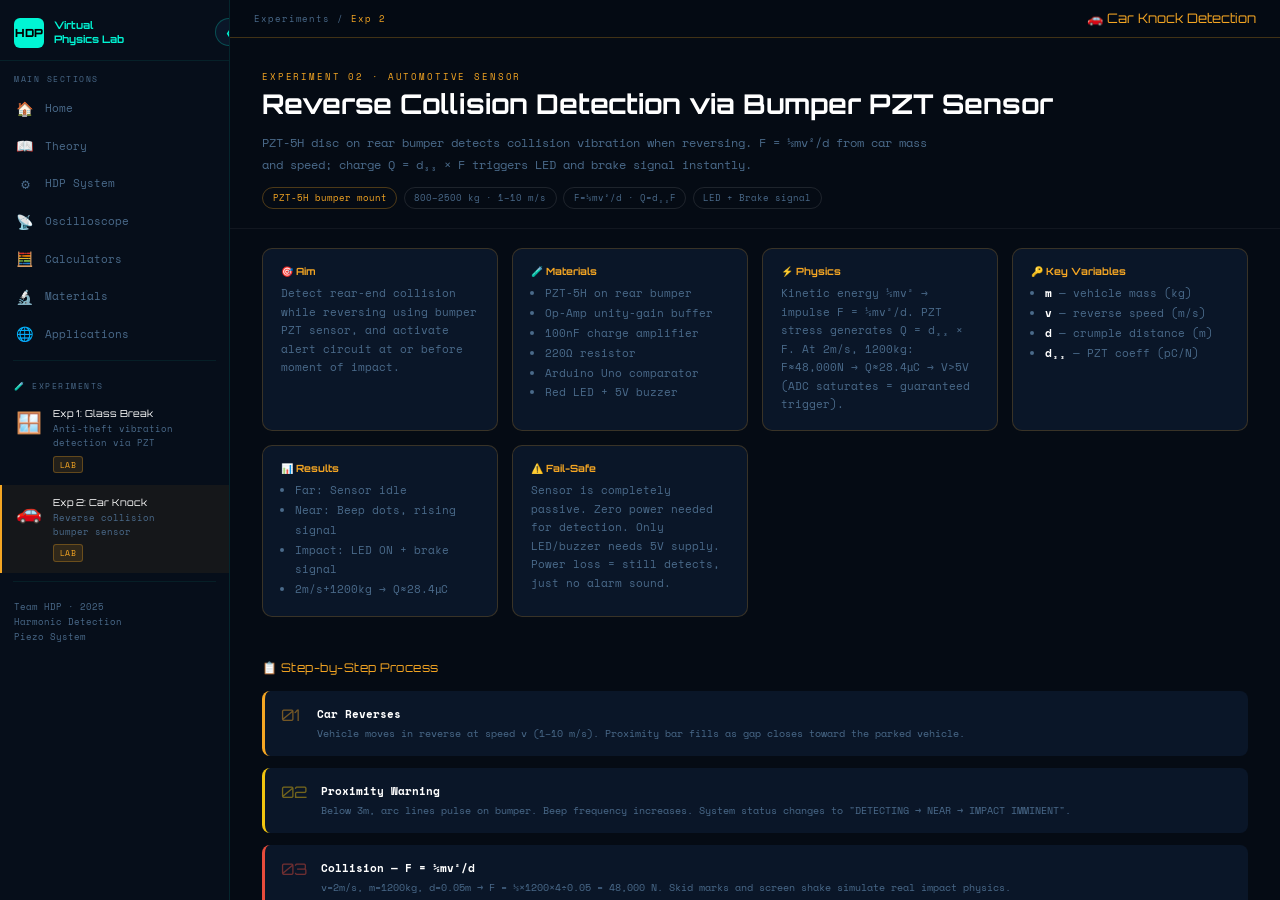
<file: exp-car.html>
<!DOCTYPE html>
<html lang="en">
<head>
<meta charset="UTF-8"/>
<meta name="viewport" content="width=device-width,initial-scale=1.0"/>
<title>Car Knock Detection — HDP Virtual Lab</title>
<link href="https://fonts.googleapis.com/css2?family=Orbitron:wght@400;700;900&family=Space+Mono:ital,wght@0,400;0,700;1,400&display=swap" rel="stylesheet"/>
<style>
  :root {
    --bg: #050b14;
    --panel: #0a1628;
    --panel2: #0d1e36;
    --accent: #00f5d4;
    --accent2: #f5a623;
    --accent3: #e040fb;
    --text: #c8dff7;
    --dim: #4a6a8a;
    --glow: 0 0 20px rgba(0,245,212,0.4);
    --glow2: 0 0 20px rgba(245,166,35,0.4);
  }
  *, *::before, *::after { box-sizing: border-box; margin: 0; padding: 0; }
  html { scroll-behavior: smooth; }
  body {
    background: var(--bg);
    color: var(--text);
    font-family: 'Space Mono', monospace;
    overflow-x: hidden;
  }

  /* ── HERO ── */
  #hero {
    position: relative;
    min-height: 100vh;
    display: flex;
    flex-direction: column;
    align-items: center;
    justify-content: center;
    text-align: center;
    overflow: hidden;
    padding: 2rem;
  }
  #hero-canvas {
    position: absolute; inset: 0; z-index: 0;
  }
  .hero-content { position: relative; z-index: 1; }
  .badge {
    display: inline-block;
    font-size: .65rem;
    letter-spacing: .2em;
    text-transform: uppercase;
    border: 1px solid var(--accent);
    color: var(--accent);
    padding: .3rem 1rem;
    border-radius: 99px;
    margin-bottom: 1.5rem;
    animation: fadeUp 1s ease both;
  }
  h1.logo {
    font-family: 'Orbitron', sans-serif;
    font-size: clamp(2.5rem, 8vw, 6rem);
    font-weight: 900;
    line-height: 1;
    color: #fff;
    text-shadow: 0 0 40px rgba(0,245,212,.6);
    animation: fadeUp 1.1s ease both;
  }
  h1.logo span { color: var(--accent); }
  .hero-sub {
    margin-top: 1rem;
    font-size: clamp(.8rem, 2vw, 1rem);
    color: var(--dim);
    max-width: 600px;
    animation: fadeUp 1.2s ease both;
  }
  .hero-btns {
    display: flex; gap: 1rem; flex-wrap: wrap;
    justify-content: center; margin-top: 2.5rem;
    animation: fadeUp 1.3s ease both;
  }
  .btn {
    padding: .7rem 1.8rem;
    border-radius: 6px;
    font-family: 'Orbitron', sans-serif;
    font-size: .75rem;
    letter-spacing: .08em;
    cursor: pointer;
    transition: all .2s;
    text-decoration: none;
  }
  .btn-primary {
    background: var(--accent);
    color: #000;
    border: none;
  }
  .btn-primary:hover { filter: brightness(1.15); box-shadow: var(--glow); }
  .btn-outline {
    background: transparent;
    color: var(--accent);
    border: 1px solid var(--accent);
  }
  .btn-outline:hover { background: rgba(0,245,212,.1); }

  @keyframes fadeUp {
    from { opacity: 0; transform: translateY(24px); }
    to   { opacity: 1; transform: translateY(0); }
  }

  /* ── NAV ── */
  nav {
    position: sticky; top: 0; z-index: 100;
    background: rgba(5,11,20,.9);
    backdrop-filter: blur(12px);
    border-bottom: 1px solid rgba(0,245,212,.1);
    display: flex; align-items: center;
    padding: .6rem 2rem; gap: 2rem;
    overflow-x: auto;
  }
  nav a {
    color: var(--dim);
    text-decoration: none;
    font-size: .7rem;
    letter-spacing: .1em;
    text-transform: uppercase;
    white-space: nowrap;
    transition: color .2s;
  }
  nav a:hover, nav a.active { color: var(--accent); }
  .nav-logo {
    font-family: 'Orbitron', sans-serif;
    font-weight: 700; font-size: .85rem;
    color: var(--accent); margin-right: auto;
    white-space: nowrap;
  }

  /* ── SECTIONS ── */
  section {
    padding: 5rem 2rem;
    max-width: 1100px;
    margin: 0 auto;
  }
  .section-tag {
    font-size: .65rem; letter-spacing: .25em;
    text-transform: uppercase; color: var(--accent);
    margin-bottom: .5rem;
  }
  h2.section-title {
    font-family: 'Orbitron', sans-serif;
    font-size: clamp(1.4rem, 4vw, 2.2rem);
    color: #fff;
    margin-bottom: 1rem;
    line-height: 1.2;
  }
  .divider {
    width: 60px; height: 3px;
    background: var(--accent);
    margin-bottom: 2.5rem;
  }

  /* ── CARDS ── */
  .card-grid {
    display: grid;
    grid-template-columns: repeat(auto-fit, minmax(250px, 1fr));
    gap: 1.2rem;
  }
  .card {
    background: var(--panel);
    border: 1px solid rgba(0,245,212,.12);
    border-radius: 12px;
    padding: 1.5rem;
    transition: all .3s;
    position: relative; overflow: hidden;
  }
  .card:hover {
    border-color: var(--accent);
    box-shadow: var(--glow);
    transform: translateY(-4px);
  }
  .card-icon {
    font-size: 2rem; margin-bottom: .8rem;
  }
  .card h3 {
    font-family: 'Orbitron', sans-serif;
    font-size: .85rem; color: var(--accent);
    margin-bottom: .5rem;
  }
  .card p { font-size: .78rem; color: var(--dim); line-height: 1.7; }

  /* ── PIPELINE ── */
  .pipeline {
    display: flex;
    flex-wrap: wrap;
    align-items: stretch;
    gap: 0;
    margin-top: 2rem;
  }
  .pipe-step {
    flex: 1; min-width: 140px;
    background: var(--panel);
    border: 1px solid rgba(0,245,212,.12);
    padding: 1.5rem 1rem;
    text-align: center;
    position: relative;
    transition: all .3s;
  }
  .pipe-step:hover { background: var(--panel2); border-color: var(--accent); }
  .pipe-step::after {
    content: '▶';
    position: absolute; right: -12px; top: 50%;
    transform: translateY(-50%);
    color: var(--accent); font-size: .8rem; z-index: 2;
  }
  .pipe-step:last-child::after { display: none; }
  .pipe-num {
    font-family: 'Orbitron', sans-serif;
    font-size: 1.8rem; font-weight: 900;
    color: var(--accent); opacity: .3;
  }
  .pipe-step h4 {
    font-family: 'Orbitron', sans-serif;
    font-size: .7rem; color: #fff;
    margin: .4rem 0;
  }
  .pipe-step p { font-size: .65rem; color: var(--dim); line-height: 1.6; }

  /* ── VIRTUAL LAB / OSCILLOSCOPE ── */
  #lab { background: var(--bg); }
  .lab-container {
    display: grid;
    grid-template-columns: 1fr 1fr;
    gap: 1.5rem;
    margin-top: 1.5rem;
  }
  @media(max-width:700px){ .lab-container { grid-template-columns: 1fr; } }

  .scope-panel {
    background: #020a04;
    border: 2px solid #1a3a1a;
    border-radius: 12px;
    padding: 1rem;
    position: relative;
    box-shadow: inset 0 0 40px rgba(0,255,0,.03), 0 0 20px rgba(0,255,80,.1);
  }
  .scope-panel::before {
    content: '';
    position: absolute; inset: 0;
    background: repeating-linear-gradient(
      0deg, transparent, transparent 29px, rgba(0,255,0,.04) 30px
    ),
    repeating-linear-gradient(
      90deg, transparent, transparent 29px, rgba(0,255,0,.04) 30px
    );
    border-radius: 10px;
    pointer-events: none;
    z-index: 1;
  }
  #oscCanvas {
    width: 100%; height: 200px;
    display: block;
    position: relative; z-index: 2;
  }
  .scope-label {
    font-size: .6rem; color: #2a7a2a;
    letter-spacing: .1em; margin-bottom: .5rem;
  }

  .controls-panel {
    background: var(--panel);
    border: 1px solid rgba(0,245,212,.12);
    border-radius: 12px;
    padding: 1.5rem;
  }
  .ctrl-group {
    margin-bottom: 1.2rem;
  }
  .ctrl-group label {
    display: flex; justify-content: space-between;
    font-size: .7rem; color: var(--dim);
    margin-bottom: .4rem;
  }
  .ctrl-group label span {
    color: var(--accent); font-weight: 700;
  }
  input[type=range] {
    width: 100%;
    -webkit-appearance: none;
    height: 4px;
    background: var(--panel2);
    border-radius: 2px;
    outline: none;
  }
  input[type=range]::-webkit-slider-thumb {
    -webkit-appearance: none;
    width: 16px; height: 16px;
    border-radius: 50%;
    background: var(--accent);
    cursor: pointer;
    box-shadow: 0 0 8px rgba(0,245,212,.6);
  }
  .readout-grid {
    display: grid;
    grid-template-columns: 1fr 1fr;
    gap: .8rem;
    margin-top: 1rem;
  }
  .readout {
    background: var(--bg);
    border: 1px solid rgba(0,245,212,.15);
    border-radius: 8px;
    padding: .8rem;
    text-align: center;
  }
  .readout .val {
    font-family: 'Orbitron', sans-serif;
    font-size: 1.1rem; color: var(--accent);
  }
  .readout .unit {
    font-size: .6rem; color: var(--dim);
    margin-top: .2rem;
  }
  .fft-panel {
    grid-column: 1 / -1;
    background: #040a12;
    border: 1px solid rgba(0,150,255,.2);
    border-radius: 12px;
    padding: 1rem;
  }
  #fftCanvas { width: 100%; height: 100px; display: block; }

  /* ── CALCULATOR ── */
  .calc-grid {
    display: grid;
    grid-template-columns: repeat(auto-fit, minmax(300px, 1fr));
    gap: 1.5rem;
    margin-top: 1.5rem;
  }
  .calc-card {
    background: var(--panel);
    border: 1px solid rgba(0,245,212,.12);
    border-radius: 12px;
    padding: 1.5rem;
  }
  .calc-card h3 {
    font-family: 'Orbitron', sans-serif;
    font-size: .8rem; color: var(--accent);
    margin-bottom: 1rem;
  }
  .input-row {
    display: flex; gap: .8rem;
    align-items: center;
    margin-bottom: .8rem;
    flex-wrap: wrap;
  }
  .input-row label { font-size: .7rem; color: var(--dim); min-width: 100px; }
  .input-row input[type=number] {
    flex: 1; min-width: 80px;
    background: var(--bg);
    border: 1px solid rgba(0,245,212,.2);
    border-radius: 6px;
    color: var(--accent);
    font-family: 'Space Mono', monospace;
    font-size: .8rem;
    padding: .4rem .7rem;
    outline: none;
    transition: border-color .2s;
  }
  .input-row input[type=number]:focus { border-color: var(--accent); }
  .input-row select {
    flex: 1;
    background: var(--bg);
    border: 1px solid rgba(0,245,212,.2);
    border-radius: 6px;
    color: var(--accent);
    font-family: 'Space Mono', monospace;
    font-size: .8rem;
    padding: .4rem .7rem;
    outline: none;
  }
  .calc-result {
    margin-top: 1rem;
    background: var(--bg);
    border-left: 3px solid var(--accent);
    padding: .8rem 1rem;
    border-radius: 0 8px 8px 0;
    font-size: .8rem;
  }
  .calc-result strong {
    color: var(--accent);
    font-family: 'Orbitron', sans-serif;
    font-size: 1.1rem;
  }

  .formula-box {
    background: var(--bg);
    border: 1px dashed rgba(0,245,212,.2);
    border-radius: 8px;
    padding: .6rem 1rem;
    font-size: .7rem;
    color: var(--dim);
    margin-bottom: 1rem;
    font-style: italic;
  }

  /* ── MATERIALS TABLE ── */
  table {
    width: 100%;
    border-collapse: collapse;
    font-size: .75rem;
    margin-top: 1.5rem;
  }
  th {
    background: var(--panel2);
    color: var(--accent);
    font-family: 'Orbitron', sans-serif;
    font-size: .65rem;
    letter-spacing: .1em;
    padding: .8rem 1rem;
    text-align: left;
    border-bottom: 1px solid rgba(0,245,212,.2);
  }
  td {
    padding: .7rem 1rem;
    border-bottom: 1px solid rgba(255,255,255,.04);
    color: var(--text);
  }
  tr:hover td { background: rgba(0,245,212,.03); }
  td.highlight { color: var(--accent2); font-weight: 700; }

  /* ── APPLICATIONS ── */
  .app-grid {
    display: grid;
    grid-template-columns: repeat(auto-fit, minmax(200px, 1fr));
    gap: 1rem;
    margin-top: 1.5rem;
  }
  .app-card {
    background: var(--panel);
    border: 1px solid rgba(255,255,255,.07);
    border-radius: 12px;
    padding: 1.5rem 1rem;
    text-align: center;
    cursor: pointer;
    transition: all .3s;
    position: relative; overflow: hidden;
  }
  .app-card:hover {
    border-color: var(--accent2);
    box-shadow: 0 0 20px rgba(245,166,35,.2);
    transform: translateY(-4px);
  }
  .app-card .icon { font-size: 2.2rem; margin-bottom: .7rem; }
  .app-card h4 {
    font-family: 'Orbitron', sans-serif;
    font-size: .7rem; color: var(--accent2);
    margin-bottom: .4rem;
  }
  .app-card p { font-size: .65rem; color: var(--dim); line-height: 1.6; }

  /* ── PIEZO VISUALIZER ANIMATION ── */
  #piezo-section { background: var(--bg); }
  .piezo-viz {
    display: flex; gap: 2rem;
    align-items: center; flex-wrap: wrap;
    margin-top: 2rem;
  }
  #piezoCanvas {
    border-radius: 12px;
    border: 1px solid rgba(0,245,212,.15);
    background: #020810;
    flex: 0 0 auto;
  }
  .piezo-info { flex: 1; min-width: 220px; }
  .info-row {
    display: flex; align-items: center; gap: .8rem;
    margin-bottom: 1rem;
  }
  .dot {
    width: 8px; height: 8px;
    border-radius: 50%;
    background: var(--accent);
    box-shadow: 0 0 8px var(--accent);
    flex-shrink: 0;
  }
  .dot.orange { background: var(--accent2); box-shadow: 0 0 8px var(--accent2); }
  .dot.purple { background: var(--accent3); box-shadow: 0 0 8px var(--accent3); }
  .info-row p { font-size: .75rem; color: var(--dim); line-height: 1.5; }

  /* ── FOOTER ── */
  footer {
    background: var(--panel);
    border-top: 1px solid rgba(0,245,212,.08);
    text-align: center;
    padding: 3rem 2rem;
    font-size: .7rem;
    color: var(--dim);
  }
  footer .footer-title {
    font-family: 'Orbitron', sans-serif;
    font-size: 1.2rem; color: var(--accent);
    margin-bottom: .5rem;
  }

  /* ── SCROLL REVEAL ── */
  .reveal { opacity: 1; transform: none; }
  .reveal.visible { opacity: 1; transform: none; } /* always visible */

  /* ── FFT BAR ANIMATION ── */
  @keyframes barPulse {
    0%,100% { transform: scaleY(1); }
    50%      { transform: scaleY(1.3); }
  }
  .status-dot {
    display: inline-block;
    width: 8px; height: 8px;
    background: var(--accent);
    border-radius: 50%;
    box-shadow: 0 0 10px var(--accent);
    animation: blink 1s infinite;
  }
  @keyframes blink {
    0%,100% { opacity: 1; }
    50%      { opacity: .2; }
  }

/* ══ LAYOUT ══ */
html,body{height:100%;overflow:hidden;}
.app-shell{display:flex;height:100vh;overflow:hidden;}
.sidebar{width:230px;min-width:230px;background:#060e1a;border-right:1px solid rgba(0,245,212,.1);display:flex;flex-direction:column;overflow-y:auto;overflow-x:hidden;z-index:200;transition:width .28s,min-width .28s;position:relative;flex-shrink:0;}
.sidebar.collapsed{width:48px;min-width:48px;}
.sidebar.collapsed .sb-hide{display:none;}
.sidebar.collapsed .sb-nav-item{justify-content:center;padding:.55rem;}
.sidebar.collapsed .sb-exp-card{padding:.6rem;justify-content:center;}
.sb-toggle{position:absolute;right:-14px;top:18px;width:28px;height:28px;background:#0a1628;border:1px solid rgba(0,245,212,.25);border-radius:50%;display:flex;align-items:center;justify-content:center;cursor:pointer;color:var(--accent);font-size:.75rem;z-index:300;transition:transform .28s;user-select:none;}
.sb-toggle:hover{background:rgba(0,245,212,.1);}
.sb-logo{padding:1.1rem .9rem .8rem;display:flex;align-items:center;gap:.6rem;border-bottom:1px solid rgba(0,245,212,.08);flex-shrink:0;}
.sb-logo-icon{width:30px;height:30px;background:var(--accent);border-radius:6px;display:flex;align-items:center;justify-content:center;font-size:.7rem;color:#000;font-weight:900;flex-shrink:0;font-family:Orbitron,sans-serif;}
.sb-logo-text{font-family:Orbitron,sans-serif;font-size:.65rem;font-weight:700;color:var(--accent);line-height:1.3;}
.sb-section-title{font-size:.52rem;letter-spacing:.18em;text-transform:uppercase;color:var(--dim);padding:.75rem .9rem .25rem;}
.sb-nav-item{display:flex;align-items:center;gap:.65rem;padding:.52rem .9rem;cursor:pointer;color:var(--dim);font-size:.68rem;transition:all .15s;border-left:2px solid transparent;white-space:nowrap;}
.sb-nav-item:hover{color:var(--text);background:rgba(0,245,212,.04);}
.sb-nav-item.active{color:var(--accent);border-left-color:var(--accent);background:rgba(0,245,212,.07);}
.sb-nav-item .icon{font-size:.88rem;flex-shrink:0;width:18px;text-align:center;}
.sb-divider{height:1px;background:rgba(0,245,212,.07);margin:.45rem .8rem;}
.sb-exp-card{display:flex;gap:.65rem;align-items:flex-start;padding:.7rem .9rem;cursor:pointer;border-left:2px solid transparent;transition:all .15s;position:relative;}
.sb-exp-card:hover{background:rgba(255,255,255,.03);}
.sb-exp-card.active{border-left-color:var(--accent2);background:rgba(245,166,35,.06);}
.sb-exp-icon{font-size:1.3rem;flex-shrink:0;}
.sb-exp-title{font-family:Orbitron,sans-serif;font-size:.6rem;color:#fff;margin-bottom:.18rem;}
.sb-exp-sub{font-size:.57rem;color:var(--dim);line-height:1.5;}
.sb-exp-badge{display:inline-block;font-size:.48rem;padding:.12rem .38rem;background:rgba(245,166,35,.12);border:1px solid rgba(245,166,35,.3);border-radius:3px;color:var(--accent2);letter-spacing:.06em;margin-top:.25rem;}
.main-area{flex:1;overflow:hidden;position:relative;min-width:0;}
.page{position:absolute;inset:0;overflow-y:auto;overflow-x:hidden;opacity:0;pointer-events:none;transition:opacity .32s ease,transform .32s ease;transform:translateX(24px);}
.page.active{opacity:1;pointer-events:all;transform:translateX(0);}
.page-header{background:rgba(5,11,20,.96);backdrop-filter:blur(12px);border-bottom:1px solid rgba(0,245,212,.1);padding:.65rem 1.5rem;display:flex;align-items:center;gap:1rem;position:sticky;top:0;z-index:100;}
.ph-crumb{font-size:.58rem;color:var(--dim);letter-spacing:.1em;}
.ph-crumb span{color:var(--accent);}
.ph-title{font-family:Orbitron,sans-serif;font-size:.82rem;color:#fff;margin-left:auto;}
.page-body{padding:2rem;max-width:1100px;margin:0 auto;}
.page-body-full{padding:2rem;}
.exp-page-header{padding:2rem 2rem 1.2rem;border-bottom:1px solid rgba(255,255,255,.05);}
.exp-tag{font-size:.58rem;letter-spacing:.2em;text-transform:uppercase;color:var(--accent2);margin-bottom:.35rem;}
.exp-title{font-family:Orbitron,sans-serif;font-size:clamp(1.1rem,2.5vw,1.7rem);color:#fff;margin-bottom:.7rem;line-height:1.2;}
.exp-meta{display:flex;flex-wrap:wrap;gap:.4rem;margin-top:.7rem;}
.exp-meta-chip{font-size:.58rem;padding:.22rem .6rem;border-radius:99px;border:1px solid rgba(255,255,255,.1);color:var(--dim);}
.info-grid{display:grid;grid-template-columns:repeat(auto-fit,minmax(220px,1fr));gap:.9rem;padding:1.2rem 2rem;}
.info-box{background:var(--panel);border:1px solid rgba(255,255,255,.07);border-radius:10px;padding:1rem 1.1rem;}
.info-box h4{font-family:Orbitron,sans-serif;font-size:.62rem;color:var(--accent);margin-bottom:.45rem;}
.info-box p{font-size:.68rem;color:var(--dim);line-height:1.7;}
.info-box ul{font-size:.67rem;color:var(--dim);line-height:1.85;padding-left:.9rem;}
.page-block{padding:1.5rem 2rem;border-bottom:1px solid rgba(255,255,255,.04);}
.block-title{font-family:Orbitron,sans-serif;font-size:.75rem;color:var(--accent);margin-bottom:1rem;letter-spacing:.04em;}
.steps{display:flex;flex-direction:column;gap:.75rem;}
.step{display:flex;gap:.9rem;align-items:flex-start;background:var(--panel);border-radius:8px;padding:.85rem 1rem;border-left:3px solid var(--accent);}
.step-num{font-family:Orbitron,sans-serif;font-size:1rem;color:var(--accent);opacity:.45;min-width:22px;flex-shrink:0;}
.step-body h5{font-size:.7rem;color:#fff;margin-bottom:.22rem;}
.step-body p{font-size:.65rem;color:var(--dim);line-height:1.65;}


  /* ══ LAYOUT OVERRIDES — must come last ══ */
  html, body { height: 100%; overflow: hidden; }
  section { max-width: none !important; padding: 0 !important; margin: 0 !important; background: none !important; }
  #hero { min-height: unset !important; position: relative !important; }
  nav { display: none !important; }
  /* Ensure .page children scroll properly */
  .page > section,
  .page > .page-body,
  .page > .page-body-full,
  .page > .exp-page-header,
  .page > .info-grid,
  .page > .page-block { display: block; }

html,body{height:100%;overflow:hidden;margin:0;padding:0;}
body{display:flex;background:var(--bg);color:var(--text);font-family:'Space Mono',monospace;}
.page-area{flex:1;overflow-y:auto;overflow-x:hidden;min-width:0;height:100vh;}
</style>
</head>
<body>
<aside class="sidebar" id="sidebar">
  <div class="sb-toggle" id="sb-btn" onclick="toggleSidebar()">❮</div>
  <div class="sb-logo"><div class="sb-logo-icon">HDP</div><div class="sb-logo-text sb-hide">Virtual<br>Physics Lab</div></div>
  <div class="sb-section-title sb-hide">Main Sections</div>
  <div class="sb-nav-item" onclick="goTo('home')" data-page="home"><span class="icon">🏠</span><span class="sb-hide">Home</span></div>
  <div class="sb-nav-item" onclick="goTo('theory')" data-page="theory"><span class="icon">📖</span><span class="sb-hide">Theory</span></div>
  <div class="sb-nav-item" onclick="goTo('system')" data-page="system"><span class="icon">⚙️</span><span class="sb-hide">HDP System</span></div>
  <div class="sb-nav-item" onclick="goTo('oscilloscope')" data-page="oscilloscope"><span class="icon">📡</span><span class="sb-hide">Oscilloscope</span></div>
  <div class="sb-nav-item" onclick="goTo('calculators')" data-page="calculators"><span class="icon">🧮</span><span class="sb-hide">Calculators</span></div>
  <div class="sb-nav-item" onclick="goTo('materials')" data-page="materials"><span class="icon">🔬</span><span class="sb-hide">Materials</span></div>
  <div class="sb-nav-item" onclick="goTo('applications')" data-page="applications"><span class="icon">🌐</span><span class="sb-hide">Applications</span></div>
  <div class="sb-divider"></div>
  <div class="sb-section-title sb-hide">🧪 Experiments</div>
  <div class="sb-exp-card" onclick="goTo('exp-glass')" data-page="exp-glass">
    <div class="sb-exp-icon">🪟</div>
    <div class="sb-hide"><div class="sb-exp-title">Exp 1: Glass Break</div><div class="sb-exp-sub">Anti-theft vibration<br>detection via PZT</div><span class="sb-exp-badge">LAB</span></div>
  </div>
  <div class="sb-exp-card" onclick="goTo('exp-car')" data-page="exp-car">
    <div class="sb-exp-icon">🚗</div>
    <div class="sb-hide"><div class="sb-exp-title">Exp 2: Car Knock</div><div class="sb-exp-sub">Reverse collision<br>bumper sensor</div><span class="sb-exp-badge">LAB</span></div>
  </div>
  <div class="sb-divider"></div>
  <div style="padding:.7rem .9rem;line-height:1.7;flex-shrink:0;" class="sb-hide">
    <div style="font-size:.55rem;color:var(--dim);">Team HDP · 2025<br>Harmonic Detection<br>Piezo System</div>
  </div>
</aside>
<div class="page-area">
<div class="page-header" style="border-bottom-color:rgba(245,166,35,.25)"><span class="ph-crumb">Experiments / <span style="color:var(--accent2)">Exp 2</span></span><span class="ph-title" style="color:var(--accent2)">🚗 Car Knock Detection</span></div>
<div class="exp-page-header">
      <div class="exp-tag" style="color:var(--accent2);">Experiment 02 · Automotive Sensor</div>
      <h2 class="exp-title">Reverse Collision Detection via Bumper PZT Sensor</h2>
      <p style="font-size:.73rem;color:var(--dim);max-width:680px;line-height:1.85;">PZT-5H disc on rear bumper detects collision vibration when reversing. F = ½mv²/d from car mass and speed; charge Q = d₃₃ × F triggers LED and brake signal instantly.</p>
      <div class="exp-meta">
        <span class="exp-meta-chip" style="border-color:rgba(245,166,35,.3);color:var(--accent2);">PZT-5H bumper mount</span>
        <span class="exp-meta-chip">800–2500 kg · 1–10 m/s</span>
        <span class="exp-meta-chip">F=½mv²/d · Q=d₃₃F</span>
        <span class="exp-meta-chip">LED + Brake signal</span>
      </div>
    </div>
    <div class="info-grid">
      <div class="info-box" style="border-color:rgba(245,166,35,.2);"><h4 style="color:var(--accent2);">🎯 Aim</h4><p>Detect rear-end collision while reversing using bumper PZT sensor, and activate alert circuit at or before moment of impact.</p></div>
      <div class="info-box" style="border-color:rgba(245,166,35,.2);"><h4 style="color:var(--accent2);">🧪 Materials</h4><ul><li>PZT-5H on rear bumper</li><li>Op-Amp unity-gain buffer</li><li>100nF charge amplifier</li><li>220Ω resistor</li><li>Arduino Uno comparator</li><li>Red LED + 5V buzzer</li></ul></div>
      <div class="info-box" style="border-color:rgba(245,166,35,.2);"><h4 style="color:var(--accent2);">⚡ Physics</h4><p>Kinetic energy ½mv² → impulse F = ½mv²/d. PZT stress generates Q = d₃₃ × F. At 2m/s, 1200kg: F≈48,000N → Q≈28.4μC → V&gt;5V (ADC saturates = guaranteed trigger).</p></div>
      <div class="info-box" style="border-color:rgba(245,166,35,.2);"><h4 style="color:var(--accent2);">🔑 Key Variables</h4><ul><li><strong style="color:#fff">m</strong> — vehicle mass (kg)</li><li><strong style="color:#fff">v</strong> — reverse speed (m/s)</li><li><strong style="color:#fff">d</strong> — crumple distance (m)</li><li><strong style="color:#fff">d₃₃</strong> — PZT coeff (pC/N)</li></ul></div>
      <div class="info-box" style="border-color:rgba(245,166,35,.2);"><h4 style="color:var(--accent2);">📊 Results</h4><ul><li>Far: Sensor idle</li><li>Near: Beep dots, rising signal</li><li>Impact: LED ON + brake signal</li><li>2m/s+1200kg → Q≈28.4μC</li></ul></div>
      <div class="info-box" style="border-color:rgba(245,166,35,.2);"><h4 style="color:var(--accent2);">⚠️ Fail-Safe</h4><p>Sensor is completely passive. Zero power needed for detection. Only LED/buzzer needs 5V supply. Power loss = still detects, just no alarm sound.</p></div>
    </div>
    <div class="page-block">
      <div class="block-title" style="color:var(--accent2);">📋 Step-by-Step Process</div>
      <div class="steps">
        <div class="step" style="border-left-color:var(--accent2);"><div class="step-num" style="color:var(--accent2);">01</div><div class="step-body"><h5>Car Reverses</h5><p>Vehicle moves in reverse at speed v (1–10 m/s). Proximity bar fills as gap closes toward the parked vehicle.</p></div></div>
        <div class="step" style="border-left-color:#f1c40f;"><div class="step-num" style="color:#f1c40f;">02</div><div class="step-body"><h5>Proximity Warning</h5><p>Below 3m, arc lines pulse on bumper. Beep frequency increases. System status changes to "DETECTING → NEAR → IMPACT IMMINENT".</p></div></div>
        <div class="step" style="border-left-color:#e74c3c;"><div class="step-num" style="color:#e74c3c;">03</div><div class="step-body"><h5>Collision — F = ½mv²/d</h5><p>v=2m/s, m=1200kg, d=0.05m → F = ½×1200×4÷0.05 = 48,000 N. Skid marks and screen shake simulate real impact physics.</p></div></div>
        <div class="step" style="border-left-color:var(--accent3);"><div class="step-num" style="color:var(--accent3);">04</div><div class="step-body"><h5>Q = d₃₃ × F → V = Q/C</h5><p>Q = 593 × 48,000 = 28.4 μC. V = 28.4μC ÷ 100nF = 284V (clamped to 5V by op-amp). ADC guaranteed to saturate.</p></div></div>
        <div class="step" style="border-left-color:#e74c3c;"><div class="step-num" style="color:#e74c3c;">05</div><div class="step-body"><h5>Circuit Fires — LED + Brake Signal</h5><p>Red alert LED blazes on the PCB circuit below. Buzzer rings. In real vehicle, a relay triggers emergency braking.</p></div></div>
      </div>
    </div>
    <div class="page-block">
      <div class="block-title" style="color:var(--accent2);">📊 Impact Force Reference (1200 kg, d=5cm)</div>
      <div style="overflow-x:auto;"><table><thead><tr><th>Speed</th><th>km/h</th><th>Force F</th><th>Charge Q</th><th>Voltage</th><th>Severity</th></tr></thead><tbody>
        <tr><td>1 m/s</td><td>3.6</td><td>12,000 N</td><td>7,116 nC</td><td>71.2 V</td><td style="color:#2ecc71">● Minor</td></tr>
        <tr><td>2 m/s</td><td>7.2</td><td>48,000 N</td><td>28,464 nC</td><td>284 V</td><td style="color:#f1c40f">● Moderate</td></tr>
        <tr><td>5 m/s</td><td>18</td><td>300,000 N</td><td>177,900 nC</td><td>ADC sat.</td><td style="color:#e74c3c">● Severe</td></tr>
        <tr><td>10 m/s</td><td>36</td><td>1,200,000 N</td><td>711,600 nC</td><td>>> sat.</td><td style="color:#e74c3c">● Critical</td></tr>
      </tbody></table></div>
    </div>
    <div class="page-block">
      <div class="block-title" style="color:var(--accent2);">🔬 Live Simulation — Watch the car reverse and the circuit trigger</div>

  <div class="reveal" style="display:flex;flex-direction:column;gap:1.5rem;">

    <!-- ROW 1: Car animation full width -->
    <div style="background:#060c10;border:1px solid rgba(245,166,35,.2);border-radius:14px;padding:1rem;position:relative;">
      <div style="font-size:.6rem;color:rgba(245,166,35,.7);letter-spacing:.1em;margin-bottom:.5rem;display:flex;justify-content:space-between;align-items:center;">
        <span>ROAD VIEW · TOP-DOWN CAMERA</span>
        <span id="ck-badge" style="background:#1a1000;border:1px solid #444;border-radius:4px;padding:.15rem .6rem;color:#666;font-size:.55rem;letter-spacing:.05em;">● STANDBY</span>
      </div>
      <canvas id="carCanvas" width="1000" height="280" style="width:100%;border-radius:8px;display:block;"></canvas>
      <!-- proximity bar -->
      <div style="margin-top:.8rem;">
        <div style="display:flex;justify-content:space-between;font-size:.6rem;color:var(--dim);margin-bottom:.3rem;">
          <span>Proximity</span><span id="ck-dist-label" style="color:var(--accent2);">-- m</span>
        </div>
        <div style="height:8px;background:#0d1e36;border-radius:4px;overflow:hidden;">
          <div id="ck-prox-fill" style="height:100%;width:0%;background:linear-gradient(90deg,#2ecc71,#f1c40f,#e74c3c);border-radius:4px;transition:width .1s;"></div>
        </div>
        <div style="display:flex;justify-content:space-between;font-size:.55rem;color:var(--dim);margin-top:.2rem;">
          <span>FAR</span><span>NEAR</span><span>IMPACT</span>
        </div>
      </div>
    </div>

    <!-- ROW 2: Circuit output (full width, below car) -->
    <div style="background:#020c05;border:1px solid rgba(0,200,80,.2);border-radius:14px;padding:1rem;">
      <div style="font-size:.6rem;color:rgba(0,220,100,.7);letter-spacing:.12em;margin-bottom:.6rem;display:flex;justify-content:space-between;align-items:center;">
        <span>⚡ CIRCUIT OUTPUT · ALERT LED &amp; BUZZER</span>
        <span id="ck-circuit-badge" style="background:#0a1a0a;border:1px solid #1a4a1a;border-radius:4px;padding:.15rem .6rem;color:#2a5a2a;font-size:.55rem;">PCB ACTIVE</span>
      </div>
      <canvas id="carLedCanvas" width="1000" height="150" style="width:100%;border-radius:8px;display:block;"></canvas>
    </div>

    <!-- ROW 3: Controls + readouts + waveform side by side -->
    <div style="display:grid;grid-template-columns:1fr 1fr;gap:1.2rem;">

      <!-- Controls -->
      <div class="controls-panel">
        <div style="font-family:Orbitron,sans-serif;font-size:.75rem;color:var(--accent2);margin-bottom:1rem;letter-spacing:.05em;">⚙ CAR CONTROLS</div>
        <div class="ctrl-group">
          <label>Reverse Speed <span id="ck-speedLabel" style="color:var(--accent2);">2.0 m/s</span></label>
          <input type="range" id="ck-speed" min="1" max="10" value="2" step="0.5" style="accent-color:#f5a623;">
        </div>
        <div class="ctrl-group">
          <label>Bumper Mass <span id="ck-massLabel" style="color:var(--accent2);">1200 kg</span></label>
          <input type="range" id="ck-mass" min="800" max="2500" value="1200" step="100" style="accent-color:#f5a623;">
        </div>
        <div class="ctrl-group">
          <label>Sensor Threshold <span id="ck-threshLabel" style="color:var(--accent2);">MED</span></label>
          <input type="range" id="ck-thresh" min="1" max="3" value="2" step="1" style="accent-color:#f5a623;">
        </div>
        <button id="ck-resetBtn" style="width:100%;margin-top:.4rem;padding:.55rem;background:transparent;border:1px solid rgba(245,166,35,.4);border-radius:6px;color:var(--accent2);font-family:Orbitron,sans-serif;font-size:.65rem;cursor:pointer;letter-spacing:.06em;transition:all .2s;" onmouseover="this.style.background='rgba(245,166,35,.1)'" onmouseout="this.style.background='transparent'">↺ RESET SIMULATION</button>

        <!-- 4 readouts inside controls col -->
        <div style="display:grid;grid-template-columns:1fr 1fr;gap:.7rem;margin-top:1rem;">
          <div class="readout">
            <div class="val" id="ck-forceOut" style="color:var(--accent2);">0</div>
            <div class="unit">N · Impact Force</div>
          </div>
          <div class="readout">
            <div class="val" id="ck-chargeOut" style="color:var(--accent2);">0</div>
            <div class="unit">pC · Charge</div>
          </div>
          <div class="readout" id="ck-sensor-box">
            <div class="val" id="ck-sensorState" style="font-size:.85rem;color:#555;">IDLE</div>
            <div class="unit">Sensor State</div>
          </div>
          <div class="readout" id="ck-brake-box">
            <div class="val" id="ck-brakeState" style="font-size:.85rem;color:#555;">READY</div>
            <div class="unit">Brake Signal</div>
          </div>
        </div>
      </div>

      <!-- Waveform panel -->
      <div style="background:#020810;border:1px solid rgba(245,166,35,.15);border-radius:12px;padding:1rem;display:flex;flex-direction:column;gap:.6rem;">
        <div style="font-size:.6rem;color:rgba(245,166,35,.6);letter-spacing:.1em;">PIEZO BUMPER SIGNAL</div>
        <canvas id="ckWaveCanvas" width="600" height="120" style="width:100%;display:block;flex:1;"></canvas>
        <div style="font-size:.65rem;color:var(--dim);line-height:1.6;">
          Signal amplitude rises as the car nears the obstacle.
          On impact, the waveform spikes — the PZT charge triggers the alert circuit above.
        </div>
      </div>

    </div>

  </div>
    </div>
    <div style="margin:1.5rem 2rem 2.5rem;background:rgba(245,166,35,.04);border:1px solid rgba(245,166,35,.18);border-radius:10px;padding:1.1rem 1.4rem;">
      <div style="font-family:Orbitron,sans-serif;font-size:.68rem;color:var(--accent2);margin-bottom:.45rem;">📝 Conclusion</div>
      <p style="font-size:.7rem;color:var(--dim);line-height:1.8;">Bumper-mounted PZT reliably detects even low-speed collisions. Even at 1 m/s the generated voltage (71V) far exceeds the 5V ADC range — guaranteeing trigger. Proves piezoelectric sensing as a <strong style="color:#fff">passive, fail-safe, zero-power detection</strong> method ideal for automotive safety.</p>
    </div>
  </div>
</div>
</div>
<script>

function goTo(n){
  var p={'home':'index.html','theory':'theory.html','system':'system.html',
    'oscilloscope':'oscilloscope.html','calculators':'calculators.html',
    'materials':'materials.html','applications':'applications.html',
    'exp-glass':'exp-glass.html','exp-car':'exp-car.html'};
  window.location.href = p[n] || 'index.html';
}
function toggleSidebar(){
  var s=document.getElementById('sidebar'), b=document.getElementById('sb-btn');
  s.classList.toggle('collapsed');
  b.textContent = s.classList.contains('collapsed') ? '❯' : '❮';
}
function markActive(cur){
  var p={'home':'index.html','theory':'theory.html','system':'system.html',
    'oscilloscope':'oscilloscope.html','calculators':'calculators.html',
    'materials':'materials.html','applications':'applications.html',
    'exp-glass':'exp-glass.html','exp-car':'exp-car.html'};
  document.querySelectorAll('[data-page]').forEach(function(el){
    el.classList.toggle('active', p[el.dataset.page] === cur);
  });
}
document.addEventListener('DOMContentLoaded',function(){
  markActive('exp-car.html');
  /* ═══════════════════════════════════════
   CAR KNOCK DETECTION SIMULATOR
═══════════════════════════════════════ */
(function(){
  const cc  = document.getElementById('carCanvas');
  const ctx = cc.getContext('2d');
  const wc  = document.getElementById('ckWaveCanvas');
  const wctx= wc.getContext('2d');

  // State
  let carX, parkedX, ckState, impactT, waveT2, shakeAmt, impactForce;
  let beepPhase = 0, beepInterval = 999;
  let sensorGlow = 0, collisionFlash = 0;
  let skidMarks = [];

  function reset(){
    carX = 80;
    parkedX = cc.width - 100;
    ckState = 'idle';
    impactT = 0; waveT2 = 0; shakeAmt = 0;
    impactForce = 0; sensorGlow = 0; collisionFlash = 0;
    skidMarks = [];
    updateReadouts(0);
    setUI('IDLE','#555','READY','#555','● STANDBY','#666','#1a1000','#444');
  }

  const speedSlider  = document.getElementById('ck-speed');
  const massSlider   = document.getElementById('ck-mass');
  const threshSlider = document.getElementById('ck-thresh');

  speedSlider.addEventListener('input',  ()=>{ document.getElementById('ck-speedLabel').textContent  = (+speedSlider.value).toFixed(1)+' m/s'; });
  massSlider.addEventListener('input',   ()=>{ document.getElementById('ck-massLabel').textContent   = massSlider.value+' kg'; });
  threshSlider.addEventListener('input', ()=>{ document.getElementById('ck-threshLabel').textContent = ['LOW','MED','HIGH'][threshSlider.value-1]; });
  document.getElementById('ck-resetBtn').addEventListener('click', reset);

  function getSpeed(){ return +speedSlider.value; }
  function getMass(){  return +massSlider.value; }
  function getThreshMult(){ return [1.4,1.0,0.7][+threshSlider.value-1]; }

  function updateReadouts(F){
    const Q = (593 * F).toFixed(0);
    document.getElementById('ck-forceOut').textContent  = F.toFixed(0);
    document.getElementById('ck-chargeOut').textContent = Q;
  }

  function setUI(sens, sCol, brake, bCol, badge, badgeCol, badgeBg, badgeBorder){
    document.getElementById('ck-sensorState').textContent = sens;
    document.getElementById('ck-sensorState').style.color = sCol;
    document.getElementById('ck-brakeState').textContent  = brake;
    document.getElementById('ck-brakeState').style.color  = bCol;
    document.getElementById('ck-sensor-box').style.borderColor = sCol+'55';
    document.getElementById('ck-brake-box').style.borderColor  = bCol+'55';
    const cb = document.getElementById('ck-circuit-badge');
    if(cb){
      if(sens==='🔴 TRIGGERED'){ cb.textContent='⚡ CIRCUIT TRIGGERED'; cb.style.color='#e74c3c'; cb.style.background='#2a0a0a'; cb.style.borderColor='#e74c3c'; }
      else if(sens==='📡 DETECTING'||sens==='⚠ NEAR'){ cb.textContent='📡 SIGNAL DETECTED'; cb.style.color='#f1c40f'; cb.style.background='#1a1200'; cb.style.borderColor='#f1c40f88'; }
      else { cb.textContent='PCB ACTIVE'; cb.style.color='#2a5a2a'; cb.style.background='#0a1a0a'; cb.style.borderColor='#1a4a1a'; }
    }
    const b = document.getElementById('ck-badge');
    b.textContent   = badge;
    b.style.color   = badgeCol;
    b.style.background   = badgeBg;
    b.style.borderColor  = badgeBorder;
  }

  // ── DRAW ROAD SCENE ──
  function drawCar(){
    const W = cc.width, H = cc.height;
    const speed = getSpeed();

    // car dimensions
    const cW=80, cH=44; // main moving car
    const pW=80, pH=44; // parked car
    const laneY = H/2;

    // Road surface
    const rdGrad = ctx.createLinearGradient(0,0,0,H);
    rdGrad.addColorStop(0,'#1a1a22');
    rdGrad.addColorStop(1,'#141420');
    ctx.fillStyle=rdGrad; ctx.fillRect(0,0,W,H);

    // Road markings - dashed center line
    ctx.setLineDash([30,20]);
    ctx.strokeStyle='rgba(255,255,200,.12)'; ctx.lineWidth=2;
    ctx.beginPath(); ctx.moveTo(0,laneY); ctx.lineTo(W,laneY); ctx.stroke();
    ctx.setLineDash([]);

    // Kerb lines top and bottom
    ctx.fillStyle='rgba(255,255,255,.06)';
    ctx.fillRect(0,laneY-80,W,4);
    ctx.fillRect(0,laneY+54,W,4);

    // skid marks
    skidMarks.forEach(s=>{
      ctx.beginPath(); ctx.moveTo(s.x1,s.y1); ctx.lineTo(s.x2,s.y2);
      ctx.strokeStyle=`rgba(30,30,30,${s.a})`; ctx.lineWidth=4;
      ctx.stroke(); s.a=Math.max(0,s.a-.001);
    });
    skidMarks = skidMarks.filter(s=>s.a>0);

    // screen shake
    const shake = shakeAmt>0 ? (Math.random()-.5)*shakeAmt*3 : 0;
    ctx.save(); ctx.translate(shake, shake*.4);
    if(shakeAmt>0) shakeAmt=Math.max(0,shakeAmt-.6);

    // ── PARKED CAR (stationary, right side) ──
    const pY = laneY - pH/2 - 2;
    drawVehicle(ctx, parkedX - pW/2, pY, pW, pH, '#1a2a3a', '#2a4a6a', false, false, 0);
    // label
    ctx.fillStyle='rgba(150,180,220,.3)'; ctx.font='7px monospace';
    ctx.textAlign='center'; ctx.fillText('PARKED',parkedX,pY+pH+12);

    // ── MOVING CAR (reversing = moving right) ──
    const cyPos = laneY - cH/2 - 2;

    // Advance car if not collided
    if(ckState !== 'impact' && ckState !== 'post-impact'){
      carX += speed * 0.8;
      // leave skid marks when braking near
      const gap = parkedX - pW/2 - (carX + cW/2);
      if(gap < 60 && gap > 0 && Math.random()>.85){
        skidMarks.push({x1:carX+cW/2, y1:cyPos+cH*.7, x2:carX+cW/2+8, y2:cyPos+cH*.7, a:.4});
        skidMarks.push({x1:carX+cW/2, y1:cyPos+cH*.3, x2:carX+cW/2+8, y2:cyPos+cH*.3, a:.4});
      }
    }

    // Proximity calc
    const gap = Math.max(0, (parkedX - pW/2) - (carX + cW/2));
    const proxPct = Math.min(100, ((200 - gap)/200)*100);
    document.getElementById('ck-prox-fill').style.width = proxPct+'%';
    document.getElementById('ck-dist-label').textContent = (gap/40).toFixed(1)+' m';
    beepInterval = gap < 5 ? 1 : gap < 40 ? 8 : gap < 90 ? 20 : 999;

    // Collision detection
    if(carX + cW/2 >= parkedX - pW/2 && ckState==='idle'){
      ckState='impact';
      impactForce = 0.5 * getMass() * speed * speed;
      impactForce = impactForce * getThreshMult();
      shakeAmt = Math.min(14, impactForce/300);
      collisionFlash = 1.0;
      sensorGlow = 1.0;
      // skid burst
      for(let i=0;i<8;i++) skidMarks.push({
        x1:carX+cW/2, y1:cyPos+pH*(i/8),
        x2:carX+cW/2 + (Math.random()*20-5), y2:cyPos+pH*(i/8),
        a:.8
      });
      updateReadouts(impactForce);
      setUI('🔴 TRIGGERED', '#e74c3c', '🛑 BRAKING', '#e74c3c',
            '🔔 COLLISION DETECTED', '#e74c3c', '#2a0a0a', '#e74c3c');
    }

    if(ckState==='impact'){
      impactT++;
      if(impactT>80){ ckState='post-impact'; }
    }

    // reset if car drives off right edge
    if(carX > W + 50) reset();

    // Beep dots (proximity warning dots above car)
    if(gap < 120 && ckState==='idle'){
      beepPhase++;
      const show = (beepPhase % beepInterval) < beepInterval/2;
      if(show){
        const dotCount = gap < 20 ? 3 : gap < 60 ? 2 : 1;
        const dotCol   = gap < 20 ? '#e74c3c' : gap < 60 ? '#f1c40f' : '#2ecc71';
        for(let d=0;d<dotCount;d++){
          ctx.beginPath(); ctx.arc(carX + cW/2 + 14 + d*14, cyPos + cH/2, 5, 0, Math.PI*2);
          ctx.fillStyle=dotCol;
          ctx.shadowBlur=8; ctx.shadowColor=dotCol;
          ctx.fill(); ctx.shadowBlur=0;
        }
        // proximity arc lines
        [20,38,56].slice(0, dotCount).forEach(r=>{
          ctx.beginPath();
          ctx.arc(carX + cW/2, cyPos + cH/2, r, -Math.PI/3, Math.PI/3);
          ctx.strokeStyle=`rgba(${gap<20?'231,76,60':gap<60?'241,196,15':'46,204,113'},.4)`;
          ctx.lineWidth=1; ctx.stroke();
        });
        if(gap<10){
          setUI('⚠ NEAR', '#f1c40f', '⚠ BRAKE NOW', '#f1c40f',
                '⚠ IMPACT IMMINENT','#f1c40f','#1a1200','#f1c40f88');
        } else {
          setUI('📡 DETECTING', '#2ecc71', 'ACTIVE','#2ecc71',
                '📡 PROXIMITY ALERT','#2ecc71','#0a1a0a','#2ecc7188');
        }
      }
    }

    // collision flash overlay
    if(collisionFlash > 0){
      ctx.fillStyle = `rgba(231,76,60,${collisionFlash * .25})`;
      ctx.fillRect(-20,-20,W+40,H+40);
      collisionFlash = Math.max(0, collisionFlash - .04);
    }

    // draw moving car — last so it's on top
    const sGlow = sensorGlow > 0 ? sensorGlow : 0;
    if(sensorGlow>0) sensorGlow=Math.max(0,sensorGlow-.015);
    drawVehicle(ctx, carX - cW/2, cyPos, cW, cH, '#2a1a08', '#e8880a', true, ckState==='impact'||ckState==='post-impact', sGlow);
    // "REVERSING" label + arrow
    ctx.fillStyle='rgba(245,166,35,.5)'; ctx.font='bold 7px monospace';
    ctx.textAlign='center'; ctx.fillText('◀ REVERSING',carX,cyPos-8);

    ctx.restore();
    waveT2 += .5;
  }

  function drawVehicle(ctx, x, y, w, h, bodyCol, accentCol, hasSensor, alarmed, glowAmt){
    // shadow
    ctx.fillStyle='rgba(0,0,0,.35)';
    ctx.beginPath(); ctx.ellipse(x+w/2, y+h+4, w*.45, 6, 0, 0, Math.PI*2); ctx.fill();

    // body
    const bGrad = ctx.createLinearGradient(x,y,x,y+h);
    bGrad.addColorStop(0, alarmed ? '#3a0a0a' : bodyCol);
    bGrad.addColorStop(1, alarmed ? '#1a0505' : bodyCol);
    ctx.fillStyle=bGrad;
    ctx.beginPath();
    ctx.roundRect(x, y, w, h, 6);
    ctx.fill();

    // accent stripe / roof
    ctx.fillStyle=accentCol;
    ctx.beginPath(); ctx.roundRect(x+8, y+5, w-16, h-10, 4); ctx.fill();

    // windows
    ctx.fillStyle='rgba(150,220,255,.25)';
    ctx.fillRect(x+12, y+7, (w-24)*.5-2, h-14);
    ctx.fillRect(x+12+(w-24)*.5+2, y+7, (w-24)*.5-2, h-14);

    // wheels
    const wx=[x+10, x+w-10];
    wx.forEach(wxx=>{
      ctx.beginPath(); ctx.arc(wxx, y-4, 7, 0, Math.PI*2);
      ctx.fillStyle='#111'; ctx.fill();
      ctx.beginPath(); ctx.arc(wxx, y-4, 4, 0, Math.PI*2);
      ctx.fillStyle='#444'; ctx.fill();
      ctx.beginPath(); ctx.arc(wxx, y+h+4, 7, 0, Math.PI*2);
      ctx.fillStyle='#111'; ctx.fill();
      ctx.beginPath(); ctx.arc(wxx, y+h+4, 4, 0, Math.PI*2);
      ctx.fillStyle='#444'; ctx.fill();
    });

    // headlights / tail lights
    if(hasSensor){
      // tail lights (right side = rear when reversing)
      ctx.beginPath(); ctx.arc(x+w+1, y+8, 5, 0, Math.PI*2);
      ctx.fillStyle= alarmed ? '#ff3030' : 'rgba(255,50,50,.6)';
      if(alarmed){ ctx.shadowBlur=15; ctx.shadowColor='#ff3030'; }
      ctx.fill(); ctx.shadowBlur=0;
      ctx.beginPath(); ctx.arc(x+w+1, y+h-8, 5, 0, Math.PI*2);
      ctx.fillStyle= alarmed ? '#ff3030' : 'rgba(255,50,50,.6)';
      if(alarmed){ ctx.shadowBlur=15; ctx.shadowColor='#ff3030'; }
      ctx.fill(); ctx.shadowBlur=0;
      // reverse white lights
      ctx.beginPath(); ctx.arc(x+w-4, y+8, 4, 0, Math.PI*2);
      ctx.fillStyle='rgba(240,240,255,.7)'; ctx.fill();
      ctx.beginPath(); ctx.arc(x+w-4, y+h-8, 4, 0, Math.PI*2);
      ctx.fillStyle='rgba(240,240,255,.7)'; ctx.fill();
    }

    // PZT sensor dot on rear bumper
    if(hasSensor){
      const sx = x+w+2, sy = y+h/2;
      // bumper bar
      ctx.fillStyle='#333'; ctx.fillRect(x+w, y+4, 4, h-8);

      // sensor body
      ctx.beginPath(); ctx.arc(sx, sy, 7, 0, Math.PI*2);
      ctx.fillStyle = alarmed
        ? `rgba(231,76,60,${.7+glowAmt*.3})`
        : glowAmt>.1 ? `rgba(245,166,35,${glowAmt})` : '#1a2a1a';
      if(alarmed || glowAmt>.3){
        ctx.shadowBlur=14+glowAmt*20; ctx.shadowColor= alarmed ? '#e74c3c' : '#f5a623';
      }
      ctx.fill(); ctx.shadowBlur=0;
      ctx.strokeStyle= alarmed ? '#e74c3c' : 'rgba(0,245,212,.5)';
      ctx.lineWidth=1.2; ctx.stroke();
      ctx.fillStyle='#fff'; ctx.font='bold 5px monospace';
      ctx.textAlign='center'; ctx.textBaseline='middle';
      ctx.fillText('PZT',sx,sy); ctx.textBaseline='alphabetic';

      // radiate rings on impact
      if(alarmed && glowAmt>.01){
        [12,20,30].forEach((r,i)=>{
          ctx.beginPath(); ctx.arc(sx,sy,r,0,Math.PI*2);
          ctx.strokeStyle=`rgba(231,76,60,${Math.max(0,glowAmt-.2*i)*.6})`;
          ctx.lineWidth=1; ctx.stroke();
        });
      }
    }
  }

  // ── BUMPER WAVEFORM ──
  function drawCKWave(){
    const W=wc.width, H=wc.height;
    wctx.clearRect(0,0,W,H);
    wctx.fillStyle='#020810'; wctx.fillRect(0,0,W,H);

    const speed=getSpeed();
    const isImpact = ckState==='impact';
    const isPost   = ckState==='post-impact';
    const amp = isImpact ? H*.4 : isPost ? H*.2*(1-impactT/120) : H*.06 + (200-Math.max(0,Math.min(200,(parkedX-80)-(carX+40))))/200 * H*.15;
    const col = isImpact ? '#e74c3c' : isPost ? '#f5a623' : '#2ecc71';

    wctx.shadowBlur=5; wctx.shadowColor=col;
    wctx.strokeStyle=col; wctx.lineWidth=2;
    wctx.beginPath();
    for(let x=0;x<W;x++){
      const t=waveT2+x/W;
      const burst = isImpact ? 1+Math.random()*.8 : 1;
      const y= H/2 - Math.sin(t*2)*amp*burst - Math.sin(t*5)*amp*.4*burst
               - (isImpact?(Math.random()-.5)*amp*.5:0);
      x===0?wctx.moveTo(x,y):wctx.lineTo(x,y);
    }
    wctx.stroke(); wctx.shadowBlur=0;
  }

  // ── CAR CIRCUIT LED DRAW ──
  const lc  = document.getElementById('carLedCanvas');
  const lctx = lc.getContext('2d');
  let ledPulse2 = 0;

  function drawCarLed(){
    const W = lc.width, H = lc.height;
    lctx.clearRect(0,0,W,H);

    // PCB background
    const pcbG = lctx.createLinearGradient(0,0,0,H);
    pcbG.addColorStop(0,'#061208');
    pcbG.addColorStop(1,'#040e06');
    lctx.fillStyle = pcbG;
    lctx.fillRect(0,0,W,H);

    // PCB grid dots
    lctx.fillStyle = 'rgba(0,180,60,.06)';
    for(let x=10;x<W;x+=16) for(let y=8;y<H;y+=16){
      lctx.beginPath(); lctx.arc(x,y,1,0,Math.PI*2); lctx.fill();
    }

    const alarmed   = ckState==='impact' || ckState==='post-impact';
    const proximity = ckState==='idle' && typeof carX!=='undefined' && typeof parkedX!=='undefined'
                      && (parkedX - 80 - (carX + 40)) < 120;

    ledPulse2 = (Math.sin(waveT2 * .18)+1)/2;

    const traceOn   = alarmed;
    const traceCol  = alarmed  ? '#e74c3c' : proximity ? '#f1c40f' : '#00b050';
    const traceA    = alarmed  ? 1.0       : proximity ? .65       : .3;

    // ── Layout — dynamic, spread across full canvas width ──
    const pztX  = W*0.05,  pztY  = H/2;
    const opX   = W*0.17,  opY   = H/2;
    const capX  = W*0.29,  capY  = H/2;
    const resX  = W*0.44,  resY  = H/2;
    const ledX  = W*0.60,  ledY  = H/2;
    const led2X = W*0.72,  led2Y = H/2;   // second LED (green = safe / red = alarm)
    const buzX  = W*0.86,  buzY  = H/2;
    const mcuX  = W*0.30,  mcuY  = H/2;   // not drawn separately — folded into cap area
    const railY_top = 18, railY_bot = H-14;

    // Power rails
    lctx.beginPath(); lctx.moveTo(20, railY_top); lctx.lineTo(W-10, railY_top);
    lctx.strokeStyle='rgba(255,200,50,.2)'; lctx.lineWidth=1.5; lctx.stroke();
    lctx.fillStyle='rgba(255,200,50,.4)'; lctx.font='7px monospace'; lctx.textAlign='left';
    lctx.fillText('+5V', 22, railY_top+8);

    lctx.beginPath(); lctx.moveTo(20, railY_bot); lctx.lineTo(W-10, railY_bot);
    lctx.strokeStyle='rgba(0,180,60,.22)'; lctx.lineWidth=1.5; lctx.stroke();
    lctx.fillStyle='rgba(0,180,60,.4)'; lctx.fillText('GND', 22, railY_bot-3);

    // Helper: draw animated trace segment
    function trace(pts, on){
      lctx.beginPath();
      pts.forEach((p,i)=> i===0 ? lctx.moveTo(p[0],p[1]) : lctx.lineTo(p[0],p[1]));
      lctx.strokeStyle = on
        ? `rgba(${alarmed?'231,76,60':proximity?'241,196,15':'0,200,80'},${traceA})`
        : 'rgba(0,100,40,.25)';
      lctx.lineWidth = on ? 2.5 : 1;
      if(on){ lctx.shadowBlur=6; lctx.shadowColor=traceCol; }
      lctx.stroke(); lctx.shadowBlur=0;
    }

    // ── WIRE: dashed from top = connects to PZT on car bumper above ──
    lctx.setLineDash([4,5]);
    lctx.strokeStyle=`rgba(${alarmed?'231,76,60':proximity?'241,196,15':'0,245,212'},.5)`;
    lctx.lineWidth=1.5;
    lctx.beginPath(); lctx.moveTo(pztX, 0); lctx.lineTo(pztX, pztY-12); lctx.stroke();
    lctx.setLineDash([]);
    // small label above wire
    lctx.fillStyle=`rgba(${alarmed?'231,76,60':proximity?'241,196,15':'0,245,212'},.55)`;
    lctx.font='6px monospace'; lctx.textAlign='center';
    lctx.fillText('FROM', pztX, 9);
    lctx.fillText('SENSOR', pztX, 16);

    // Main signal traces
    trace([[pztX,pztY],[opX-14,opY]], alarmed||proximity);    // PZT → OpAmp
    trace([[opX+14,opY],[capX-8,capY]], alarmed||proximity);  // OpAmp → Cap
    trace([[capX+8,capY],[resX-12,resY]], alarmed);            // Cap → Resistor
    trace([[resX+12,resY],[ledX-12,ledY]], alarmed);           // Resistor → LED1
    trace([[ledX+12,ledY],[led2X-12,led2Y]], alarmed);         // LED1 → LED2
    trace([[led2X+12,led2Y],[buzX-14,buzY]], alarmed);         // LED2 → Buzzer

    // GND drops
    trace([[pztX,pztY+12],[pztX,railY_bot]], false);
    trace([[opX,opY+14],[opX,railY_bot]], false);
    trace([[ledX,ledY+12],[ledX,railY_bot]], false);
    trace([[led2X,led2Y+12],[led2X,railY_bot]], false);
    trace([[buzX,buzY+12],[buzX,railY_bot]], false);

    // Animated signal ball on trace
    if(alarmed || proximity){
      const ballT = (waveT2 % 60)/60;
      // travel PZT → OpAmp → Cap → Resistor → LED
      const path = alarmed
        ? [[pztX,pztY],[opX-14,opY],[opX+14,opY],[capX-8,capY],[capX+8,capY],[resX-12,resY],[resX+12,resY],[ledX-12,ledY]]
        : [[pztX,pztY],[opX-14,opY],[opX+14,opY],[capX-8,capY]];
      const total = path.reduce((s,p,i)=>i===0?0:s+Math.hypot(p[0]-path[i-1][0],p[1]-path[i-1][1]),0);
      let rem = ballT*total, bx=path[0][0], by=path[0][1];
      for(let i=1;i<path.length;i++){
        const seg=Math.hypot(path[i][0]-path[i-1][0],path[i][1]-path[i-1][1]);
        if(rem<=seg){ bx=path[i-1][0]+(path[i][0]-path[i-1][0])*(rem/seg); by=path[i-1][1]+(path[i][1]-path[i-1][1])*(rem/seg); break; }
        rem-=seg;
      }
      lctx.beginPath(); lctx.arc(bx,by,3,0,Math.PI*2);
      lctx.fillStyle=traceCol; lctx.shadowBlur=10; lctx.shadowColor=traceCol;
      lctx.fill(); lctx.shadowBlur=0;
    }

    // ── PZT PAD ──
    lctx.beginPath(); lctx.arc(pztX,pztY,10,0,Math.PI*2);
    lctx.fillStyle='#0a2a18';
    lctx.fill();
    lctx.strokeStyle = alarmed?'#e74c3c':proximity?'#f1c40f':'rgba(0,245,212,.5)';
    lctx.lineWidth=1.5; lctx.stroke();
    lctx.fillStyle=alarmed?'#e74c3c':proximity?'#f1c40f':'rgba(0,245,212,.8)';
    lctx.font='bold 6px monospace'; lctx.textAlign='center'; lctx.textBaseline='middle';
    lctx.fillText('PZT',pztX,pztY); lctx.textBaseline='alphabetic';
    lctx.fillStyle='rgba(0,200,100,.3)'; lctx.font='5px monospace';
    lctx.fillText('SENSOR',pztX,pztY+18);

    // ── RESISTOR ──
    lctx.fillStyle='#1a1200';
    lctx.fillRect(resX-12,resY-6,24,12);
    lctx.strokeStyle='rgba(200,150,50,.45)'; lctx.lineWidth=1;
    lctx.strokeRect(resX-12,resY-6,24,12);
    // coloured bands
    ['#e74c3c','#f5a623','#888'].forEach((c,i)=>{
      lctx.fillStyle=c; lctx.fillRect(resX-7+i*6,resY-6,4,12);
    });
    lctx.fillStyle='rgba(200,150,50,.4)'; lctx.font='5px monospace';
    lctx.textAlign='center'; lctx.fillText('220Ω',resX,resY+19);

    // ── OP-AMP (triangle) ──
    lctx.beginPath();
    lctx.moveTo(opX-14, opY-16); lctx.lineTo(opX-14, opY+16); lctx.lineTo(opX+14, opY); lctx.closePath();
    lctx.fillStyle='#0a2218'; lctx.fill();
    lctx.strokeStyle='rgba(0,200,120,.5)'; lctx.lineWidth=1.2; lctx.stroke();
    lctx.fillStyle='rgba(0,220,120,.7)'; lctx.font='6px monospace'; lctx.textAlign='center'; lctx.textBaseline='middle';
    lctx.fillText('OP', opX-3, opY-4); lctx.fillText('AMP', opX-3, opY+5);
    lctx.textBaseline='alphabetic';
    lctx.fillStyle='rgba(0,200,100,.3)'; lctx.font='5px monospace';
    lctx.fillText('BUFFER', opX, opY+24);

    // ── CAPACITOR ──
    lctx.strokeStyle='rgba(0,200,200,.45)'; lctx.lineWidth=1.5;
    lctx.beginPath(); lctx.moveTo(capX, capY-14); lctx.lineTo(capX, capY-5); lctx.stroke();
    lctx.beginPath(); lctx.moveTo(capX-9, capY-5); lctx.lineTo(capX+9, capY-5); lctx.lineWidth=2; lctx.stroke();
    lctx.beginPath(); lctx.moveTo(capX-9, capY+5); lctx.lineTo(capX+9, capY+5); lctx.lineWidth=2; lctx.stroke();
    lctx.lineWidth=1.5;
    lctx.beginPath(); lctx.moveTo(capX, capY+5); lctx.lineTo(capX, capY+14); lctx.stroke();
    lctx.fillStyle='rgba(0,200,200,.4)'; lctx.font='5px monospace'; lctx.textAlign='center';
    lctx.fillText('100nF', capX, capY+24);

    // ── LED ──
    const ledOn    = alarmed;
    const ledGlowA = ledOn ? (.5 + ledPulse2*.5) : proximity ? .15 : 0;

    // LED outer halo
    if(ledOn){
      const halo = lctx.createRadialGradient(ledX,ledY,0,ledX,ledY,38);
      halo.addColorStop(0,`rgba(231,76,60,${.4*ledPulse2})`);
      halo.addColorStop(1,'transparent');
      lctx.fillStyle=halo;
      lctx.beginPath(); lctx.arc(ledX,ledY,38,0,Math.PI*2); lctx.fill();
    }
    // LED body
    lctx.beginPath(); lctx.arc(ledX,ledY,11,0,Math.PI*2);
    lctx.fillStyle = ledOn
      ? `rgba(255,60,40,${.6+ledGlowA*.4})`
      : proximity ? 'rgba(80,30,30,.6)' : 'rgba(40,15,15,.5)';
    if(ledOn){ lctx.shadowBlur=18; lctx.shadowColor='#ff3020'; }
    lctx.fill(); lctx.shadowBlur=0;
    // LED flat cathode edge
    lctx.strokeStyle = ledOn ? `rgba(255,100,80,${.5+ledGlowA*.5})` : 'rgba(100,40,40,.3)';
    lctx.lineWidth=1.5; lctx.stroke();
    lctx.beginPath(); lctx.moveTo(ledX+8,ledY-7); lctx.lineTo(ledX+8,ledY+7);
    lctx.strokeStyle='rgba(160,60,50,.6)'; lctx.lineWidth=1.5; lctx.stroke();
    // LED label + status
    lctx.fillStyle = ledOn ? '#ff6050' : 'rgba(120,50,50,.5)';
    lctx.font='bold 7px monospace'; lctx.textAlign='center';
    lctx.fillText('LED',ledX,ledY+22);
    if(ledOn){
      lctx.fillStyle=`rgba(255,120,80,${.6+ledPulse2*.4})`;
      lctx.font='6px monospace';
      lctx.fillText('🔴 ON',ledX,ledY+32);
    } else {
      lctx.fillStyle='rgba(100,50,50,.4)'; lctx.font='6px monospace';
      lctx.fillText('off',ledX,ledY+32);
    }

    // ── LED 2 (status indicator — green=safe, yellow=near, red=alarm) ──
    const led2On = alarmed || proximity;
    const led2Col = alarmed ? '#e74c3c' : proximity ? '#f1c40f' : '#2ecc71';
    const led2ColRgb = alarmed ? '231,76,60' : proximity ? '241,196,15' : '46,204,113';
    if(led2On){
      const h2 = lctx.createRadialGradient(led2X, led2Y, 0, led2X, led2Y, 32);
      h2.addColorStop(0, `rgba(${led2ColRgb},${.35*ledPulse2})`);
      h2.addColorStop(1, 'transparent');
      lctx.fillStyle=h2; lctx.beginPath(); lctx.arc(led2X, led2Y, 32, 0, Math.PI*2); lctx.fill();
    }
    lctx.beginPath(); lctx.arc(led2X, led2Y, 11, 0, Math.PI*2);
    lctx.fillStyle = led2On ? `rgba(${led2ColRgb},${.5+ledPulse2*.5})` : 'rgba(15,30,15,.5)';
    if(led2On){ lctx.shadowBlur=14; lctx.shadowColor=led2Col; }
    lctx.fill(); lctx.shadowBlur=0;
    lctx.strokeStyle = led2On ? `rgba(${led2ColRgb},.8)` : 'rgba(30,60,30,.4)';
    lctx.lineWidth=1.5; lctx.stroke();
    lctx.beginPath(); lctx.moveTo(led2X+8, led2Y-7); lctx.lineTo(led2X+8, led2Y+7);
    lctx.strokeStyle='rgba(60,80,60,.5)'; lctx.lineWidth=1.5; lctx.stroke();
    // LED2 label
    const led2StatusText = alarmed ? '🔴 ALARM' : proximity ? '🟡 NEAR' : '🟢 SAFE';
    lctx.fillStyle = led2On ? led2Col : 'rgba(40,80,40,.5)';
    lctx.font='bold 7px monospace'; lctx.textAlign='center'; lctx.textBaseline='alphabetic';
    lctx.fillText('STATUS', led2X, led2Y+22);
    if(led2On){ lctx.font='6px monospace'; lctx.fillText(led2StatusText, led2X, led2Y+32); }

    // ── BUZZER ──
    const buzOn = alarmed;
    lctx.beginPath(); lctx.arc(buzX,buzY,11,0,Math.PI*2);
    lctx.fillStyle = buzOn ? `rgba(231,76,60,${.3+ledPulse2*.3})` : 'rgba(40,20,20,.5)';
    if(buzOn){ lctx.shadowBlur=12; lctx.shadowColor='#e74c3c'; }
    lctx.fill(); lctx.shadowBlur=0;
    lctx.strokeStyle = buzOn ? `rgba(231,76,60,${.5+ledPulse2*.5})` : 'rgba(80,40,40,.3)';
    lctx.lineWidth=1.5; lctx.stroke();
    if(buzOn){
      [17,24,32].forEach((r,i)=>{
        lctx.beginPath(); lctx.arc(buzX,buzY,r,0,Math.PI*2);
        lctx.strokeStyle=`rgba(231,76,60,${(.45-i*.13)*ledPulse2})`;
        lctx.lineWidth=1; lctx.stroke();
      });
    }
    lctx.fillStyle='rgba(220,100,80,.8)'; lctx.font='6px monospace';
    lctx.textAlign='center'; lctx.textBaseline='middle'; lctx.fillText('BUZ',buzX,buzY);
    lctx.textBaseline='alphabetic';
    lctx.fillStyle = buzOn ? 'rgba(231,76,60,.8)' : 'rgba(100,50,50,.4)';
    lctx.font='bold 6px monospace'; lctx.fillText('BUZZER',buzX,buzY+22);

    // PCB label
    lctx.fillStyle='rgba(0,180,60,.2)'; lctx.font='6px monospace';
    lctx.textAlign='center'; lctx.fillText('PCB · CAR KNOCK CIRCUIT',W/2,H-3);
  }

  function ckLoop(){ drawCar(); drawCKWave(); drawCarLed(); requestAnimationFrame(ckLoop); }
  reset();
  ckLoop();
})();
});
</script>
</body>
</html>
</file>
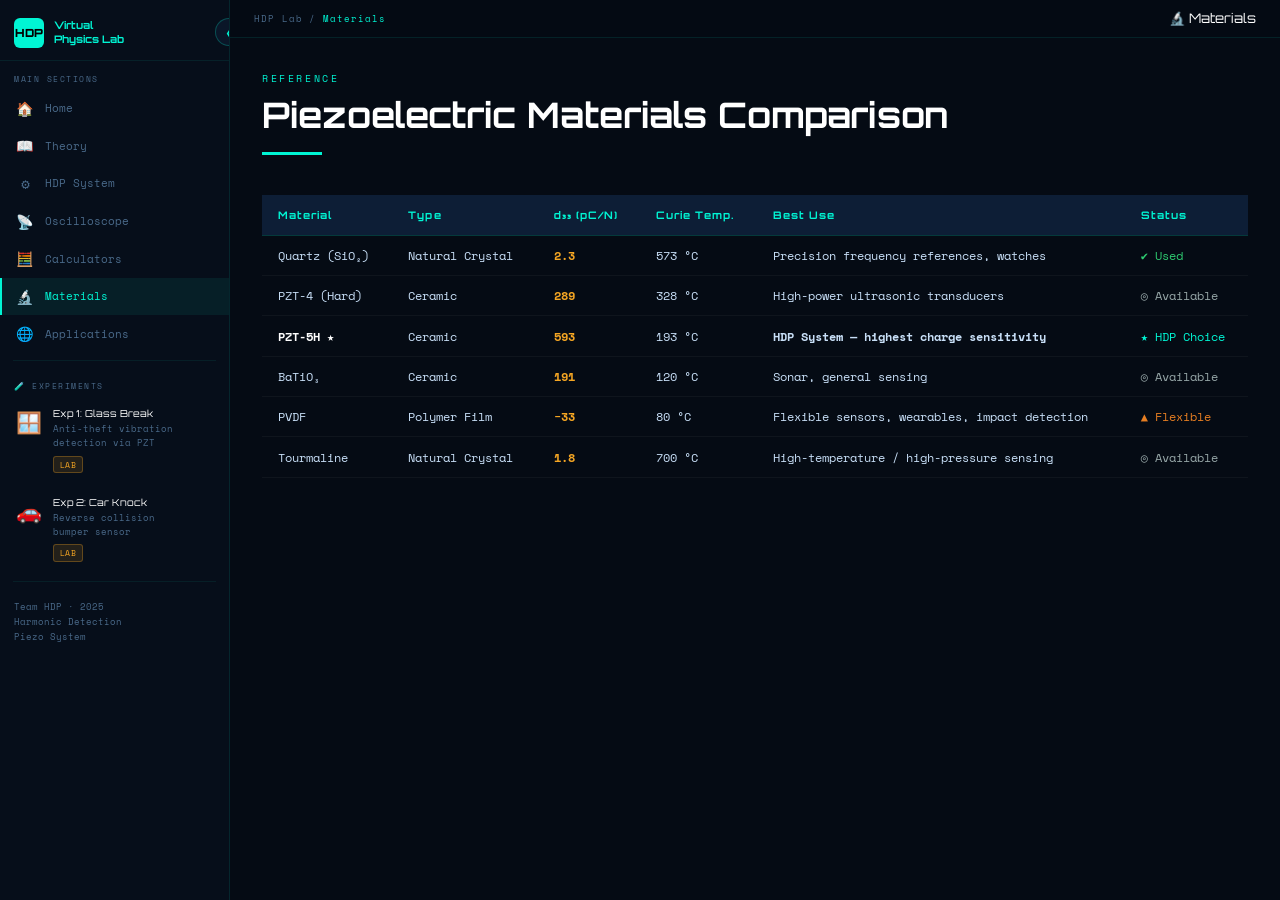
<file: materials.html>
<!DOCTYPE html>
<html lang="en">
<head><meta charset="UTF-8"/>
<meta name="viewport" content="width=device-width, initial-scale=1.0"/>
<title>Materials — HDP Virtual Lab</title>
<link href="https://fonts.googleapis.com/css2?family=Orbitron:wght@400;700;900&family=Space+Mono:ital,wght@0,400;0,700;1,400&display=swap" rel="stylesheet"/>
<link rel="stylesheet" href="styles.css"/>
<style>
html,body{height:100%;overflow:hidden;margin:0;padding:0;}
body{display:flex;background:var(--bg);color:var(--text);font-family:'Space Mono',monospace;}
.page-area{flex:1;overflow-y:auto;overflow-x:hidden;min-width:0;height:100vh;}

</style></head>
<body>
<aside class="sidebar" id="sidebar">
  <div class="sb-toggle" id="sb-btn" onclick="toggleSidebar()">❮</div>
  <div class="sb-logo"><div class="sb-logo-icon">HDP</div><div class="sb-logo-text sb-hide">Virtual<br>Physics Lab</div></div>
  <div class="sb-section-title sb-hide">Main Sections</div>
  <div class="sb-nav-item active" onclick="goTo('home')" data-page="home" id="nav-home"><span class="icon">🏠</span><span class="sb-hide">Home</span></div>
  <div class="sb-nav-item" onclick="goTo('theory')" data-page="theory" id="nav-theory"><span class="icon">📖</span><span class="sb-hide">Theory</span></div>
  <div class="sb-nav-item" onclick="goTo('system')" data-page="system" id="nav-system"><span class="icon">⚙️</span><span class="sb-hide">HDP System</span></div>
  <div class="sb-nav-item" onclick="goTo('oscilloscope')" data-page="oscilloscope" id="nav-oscilloscope"><span class="icon">📡</span><span class="sb-hide">Oscilloscope</span></div>
  <div class="sb-nav-item" onclick="goTo('calculators')" data-page="calculators" id="nav-calculators"><span class="icon">🧮</span><span class="sb-hide">Calculators</span></div>
  <div class="sb-nav-item" onclick="goTo('materials')" data-page="materials" id="nav-materials"><span class="icon">🔬</span><span class="sb-hide">Materials</span></div>
  <div class="sb-nav-item" onclick="goTo('applications')" data-page="applications" id="nav-applications"><span class="icon">🌐</span><span class="sb-hide">Applications</span></div>
  <div class="sb-divider"></div>
  <div class="sb-section-title sb-hide">🧪 Experiments</div>
  <div class="sb-exp-card" id="nav-exp-glass" onclick="goTo('exp-glass')" data-page="exp-glass">
    <div class="sb-exp-icon">🪟</div>
    <div class="sb-hide"><div class="sb-exp-title">Exp 1: Glass Break</div><div class="sb-exp-sub">Anti-theft vibration<br>detection via PZT</div><span class="sb-exp-badge">LAB</span></div>
  </div>
  <div class="sb-exp-card" id="nav-exp-car" onclick="goTo('exp-car')" data-page="exp-car">
    <div class="sb-exp-icon">🚗</div>
    <div class="sb-hide"><div class="sb-exp-title">Exp 2: Car Knock</div><div class="sb-exp-sub">Reverse collision<br>bumper sensor</div><span class="sb-exp-badge">LAB</span></div>
  </div>
  <div class="sb-divider"></div>
  <div style="padding:.7rem .9rem;line-height:1.7;flex-shrink:0;" class="sb-hide"><div style="font-size:.55rem;color:var(--dim);">Team HDP · 2025<br>Harmonic Detection<br>Piezo System</div></div>
</aside>
<div class="page-area">
  <div class="page-header">
    <span class="ph-crumb">HDP Lab / <span>Materials</span></span>
    <span class="ph-title">🔬 Materials</span>
  </div>
<div class="page-body"><div class="section-tag">Reference</div>
  <h2 class="section-title">Piezoelectric Materials Comparison</h2>
  <div class="divider"></div>
  <table class="reveal">
    <thead>
      <tr>
        <th>Material</th>
        <th>Type</th>
        <th>d₃₃ (pC/N)</th>
        <th>Curie Temp.</th>
        <th>Best Use</th>
        <th>Status</th>
      </tr>
    </thead>
    <tbody>
      <tr>
        <td>Quartz (SiO₂)</td>
        <td>Natural Crystal</td>
        <td class="highlight">2.3</td>
        <td>573 °C</td>
        <td>Precision frequency references, watches</td>
        <td style="color:#2ecc71">✔ Used</td>
      </tr>
      <tr>
        <td>PZT-4 (Hard)</td>
        <td>Ceramic</td>
        <td class="highlight">289</td>
        <td>328 °C</td>
        <td>High-power ultrasonic transducers</td>
        <td style="color:#95a5a6">◎ Available</td>
      </tr>
      <tr>
        <td><strong style="color:#fff">PZT-5H ★</strong></td>
        <td>Ceramic</td>
        <td class="highlight">593</td>
        <td>193 °C</td>
        <td><strong>HDP System — highest charge sensitivity</strong></td>
        <td style="color:var(--accent)">★ HDP Choice</td>
      </tr>
      <tr>
        <td>BaTiO₃</td>
        <td>Ceramic</td>
        <td class="highlight">191</td>
        <td>120 °C</td>
        <td>Sonar, general sensing</td>
        <td style="color:#95a5a6">◎ Available</td>
      </tr>
      <tr>
        <td>PVDF</td>
        <td>Polymer Film</td>
        <td class="highlight">−33</td>
        <td>80 °C</td>
        <td>Flexible sensors, wearables, impact detection</td>
        <td style="color:#e67e22">▲ Flexible</td>
      </tr>
      <tr>
        <td>Tourmaline</td>
        <td>Natural Crystal</td>
        <td class="highlight">1.8</td>
        <td>700 °C</td>
        <td>High-temperature / high-pressure sensing</td>
        <td style="color:#95a5a6">◎ Available</td>
      </tr>
    </tbody>
  </table></div>
</div>

<script src="nav.js"></script>
</body>
</html>
</file>
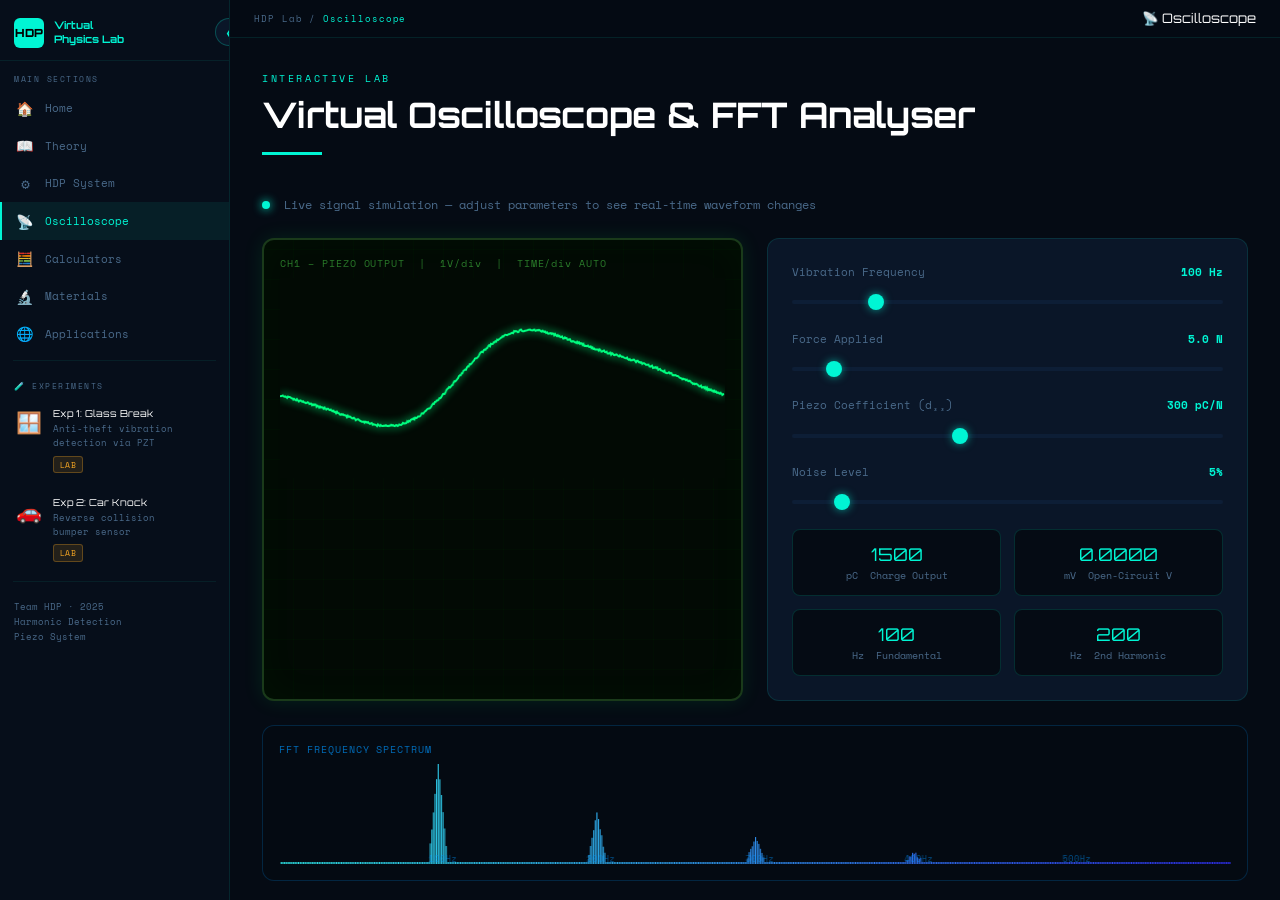
<file: oscilloscope.html>
<!DOCTYPE html>
<html lang="en">
<head><meta charset="UTF-8"/>
<meta name="viewport" content="width=device-width, initial-scale=1.0"/>
<title>Oscilloscope — HDP Virtual Lab</title>
<link href="https://fonts.googleapis.com/css2?family=Orbitron:wght@400;700;900&family=Space+Mono:ital,wght@0,400;0,700;1,400&display=swap" rel="stylesheet"/>
<link rel="stylesheet" href="styles.css"/>
<style>
html,body{height:100%;overflow:hidden;margin:0;padding:0;}
body{display:flex;background:var(--bg);color:var(--text);font-family:'Space Mono',monospace;}
.page-area{flex:1;overflow-y:auto;overflow-x:hidden;min-width:0;height:100vh;}

</style></head>
<body>
<aside class="sidebar" id="sidebar">
  <div class="sb-toggle" id="sb-btn" onclick="toggleSidebar()">❮</div>
  <div class="sb-logo"><div class="sb-logo-icon">HDP</div><div class="sb-logo-text sb-hide">Virtual<br>Physics Lab</div></div>
  <div class="sb-section-title sb-hide">Main Sections</div>
  <div class="sb-nav-item active" onclick="goTo('home')" data-page="home" id="nav-home"><span class="icon">🏠</span><span class="sb-hide">Home</span></div>
  <div class="sb-nav-item" onclick="goTo('theory')" data-page="theory" id="nav-theory"><span class="icon">📖</span><span class="sb-hide">Theory</span></div>
  <div class="sb-nav-item" onclick="goTo('system')" data-page="system" id="nav-system"><span class="icon">⚙️</span><span class="sb-hide">HDP System</span></div>
  <div class="sb-nav-item" onclick="goTo('oscilloscope')" data-page="oscilloscope" id="nav-oscilloscope"><span class="icon">📡</span><span class="sb-hide">Oscilloscope</span></div>
  <div class="sb-nav-item" onclick="goTo('calculators')" data-page="calculators" id="nav-calculators"><span class="icon">🧮</span><span class="sb-hide">Calculators</span></div>
  <div class="sb-nav-item" onclick="goTo('materials')" data-page="materials" id="nav-materials"><span class="icon">🔬</span><span class="sb-hide">Materials</span></div>
  <div class="sb-nav-item" onclick="goTo('applications')" data-page="applications" id="nav-applications"><span class="icon">🌐</span><span class="sb-hide">Applications</span></div>
  <div class="sb-divider"></div>
  <div class="sb-section-title sb-hide">🧪 Experiments</div>
  <div class="sb-exp-card" id="nav-exp-glass" onclick="goTo('exp-glass')" data-page="exp-glass">
    <div class="sb-exp-icon">🪟</div>
    <div class="sb-hide"><div class="sb-exp-title">Exp 1: Glass Break</div><div class="sb-exp-sub">Anti-theft vibration<br>detection via PZT</div><span class="sb-exp-badge">LAB</span></div>
  </div>
  <div class="sb-exp-card" id="nav-exp-car" onclick="goTo('exp-car')" data-page="exp-car">
    <div class="sb-exp-icon">🚗</div>
    <div class="sb-hide"><div class="sb-exp-title">Exp 2: Car Knock</div><div class="sb-exp-sub">Reverse collision<br>bumper sensor</div><span class="sb-exp-badge">LAB</span></div>
  </div>
  <div class="sb-divider"></div>
  <div style="padding:.7rem .9rem;line-height:1.7;flex-shrink:0;" class="sb-hide"><div style="font-size:.55rem;color:var(--dim);">Team HDP · 2025<br>Harmonic Detection<br>Piezo System</div></div>
</aside>
<div class="page-area">
  <div class="page-header">
    <span class="ph-crumb">HDP Lab / <span>Oscilloscope</span></span>
    <span class="ph-title">📡 Oscilloscope</span>
  </div>
<div class="page-body-full"><div class="section-tag">Interactive Lab</div>
  <h2 class="section-title">Virtual Oscilloscope &amp; FFT Analyser</h2>
  <div class="divider"></div>
  <p style="font-size:.78rem;color:var(--dim);margin-bottom:.3rem;">
    <span class="status-dot"></span> &nbsp;Live signal simulation — adjust parameters to see real-time waveform changes
  </p>
  <div class="lab-container">
    <!-- Oscilloscope -->
    <div class="scope-panel">
      <div class="scope-label">CH1 – PIEZO OUTPUT &nbsp;|&nbsp; 1V/div &nbsp;|&nbsp; TIME/div AUTO</div>
      <canvas id="oscCanvas" width="500" height="200"></canvas>
    </div>

    <!-- Controls -->
    <div class="controls-panel">
      <div class="ctrl-group">
        <label>Vibration Frequency <span id="freqLabel">100 Hz</span></label>
        <input type="range" id="freqSlider" min="10" max="500" value="100">
      </div>
      <div class="ctrl-group">
        <label>Force Applied <span id="forceLabel">5.0 N</span></label>
        <input type="range" id="forceSlider" min="1" max="50" value="5" step="0.5">
      </div>
      <div class="ctrl-group">
        <label>Piezo Coefficient (d₃₃) <span id="dLabel">300 pC/N</span></label>
        <input type="range" id="dSlider" min="50" max="700" value="300" step="10">
      </div>
      <div class="ctrl-group">
        <label>Noise Level <span id="noiseLabel">5%</span></label>
        <input type="range" id="noiseSlider" min="0" max="50" value="5">
      </div>
      <div class="readout-grid">
        <div class="readout">
          <div class="val" id="chargeOut">1500</div>
          <div class="unit">pC &nbsp;Charge Output</div>
        </div>
        <div class="readout">
          <div class="val" id="voltOut">0.015</div>
          <div class="unit">mV &nbsp;Open-Circuit V</div>
        </div>
        <div class="readout">
          <div class="val" id="freqOut">100</div>
          <div class="unit">Hz &nbsp;Fundamental</div>
        </div>
        <div class="readout">
          <div class="val" id="harmOut">200</div>
          <div class="unit">Hz &nbsp;2nd Harmonic</div>
        </div>
      </div>
    </div>

    <!-- FFT -->
    <div class="fft-panel">
      <div style="font-size:.6rem;color:rgba(0,150,255,.7);letter-spacing:.1em;margin-bottom:.5rem;">FFT FREQUENCY SPECTRUM</div>
      <canvas id="fftCanvas" width="1000" height="100"></canvas>
    </div></div>
</div>

<script src="oscilloscope.js"></script>
<script src="nav.js"></script>
</body>
</html>
</file>
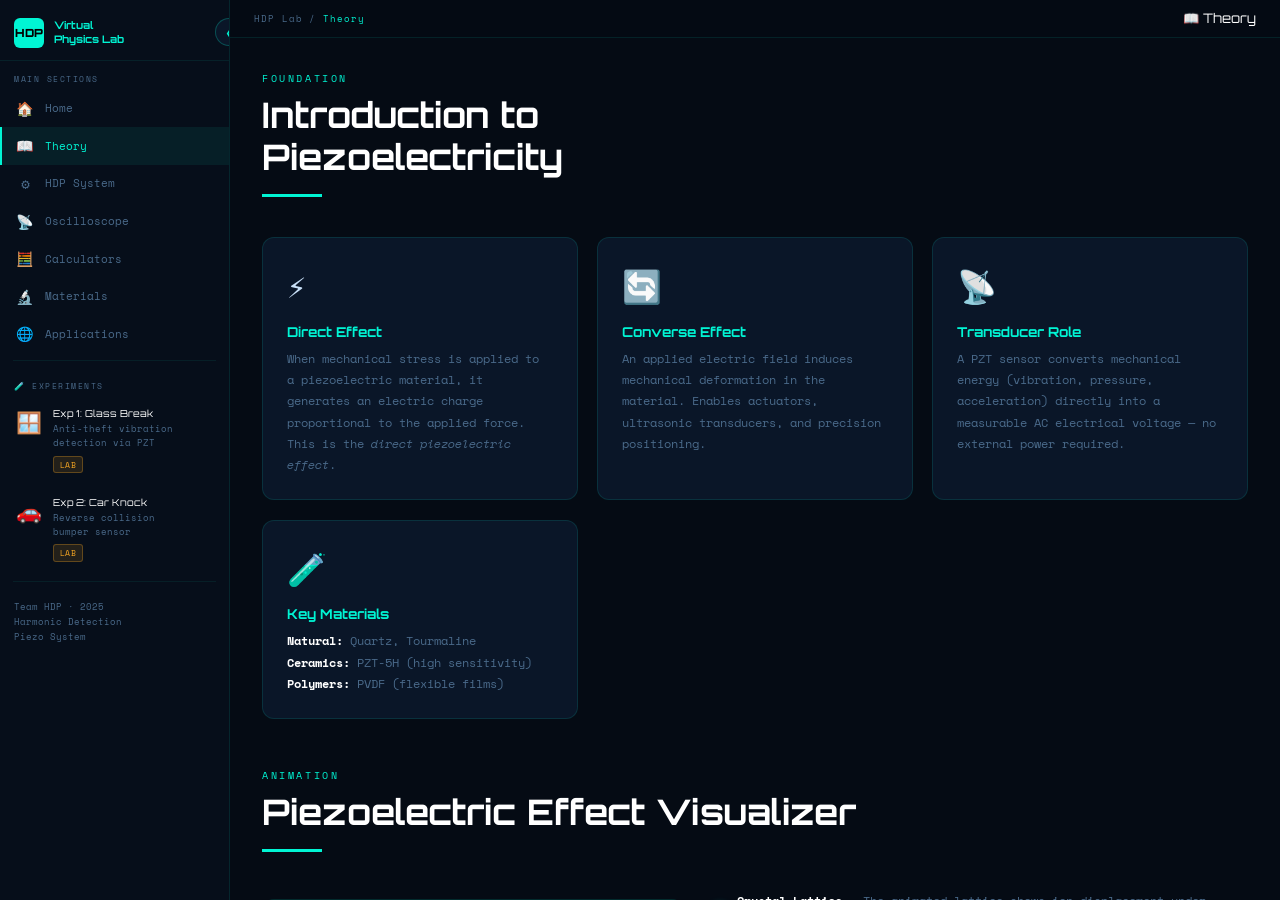
<file: theory.html>
<!DOCTYPE html>
<html lang="en">
<head>
<meta charset="UTF-8"/>
<meta name="viewport" content="width=device-width,initial-scale=1.0"/>
<title>Theory — HDP Virtual Lab</title>
<link href="https://fonts.googleapis.com/css2?family=Orbitron:wght@400;700;900&family=Space+Mono:ital,wght@0,400;0,700;1,400&display=swap" rel="stylesheet"/>
<style>
  :root {
    --bg: #050b14;
    --panel: #0a1628;
    --panel2: #0d1e36;
    --accent: #00f5d4;
    --accent2: #f5a623;
    --accent3: #e040fb;
    --text: #c8dff7;
    --dim: #4a6a8a;
    --glow: 0 0 20px rgba(0,245,212,0.4);
    --glow2: 0 0 20px rgba(245,166,35,0.4);
  }
  *, *::before, *::after { box-sizing: border-box; margin: 0; padding: 0; }
  html { scroll-behavior: smooth; }
  body {
    background: var(--bg);
    color: var(--text);
    font-family: 'Space Mono', monospace;
    overflow-x: hidden;
  }

  /* ── HERO ── */
  #hero {
    position: relative;
    min-height: 100vh;
    display: flex;
    flex-direction: column;
    align-items: center;
    justify-content: center;
    text-align: center;
    overflow: hidden;
    padding: 2rem;
  }
  #hero-canvas {
    position: absolute; inset: 0; z-index: 0;
  }
  .hero-content { position: relative; z-index: 1; }
  .badge {
    display: inline-block;
    font-size: .65rem;
    letter-spacing: .2em;
    text-transform: uppercase;
    border: 1px solid var(--accent);
    color: var(--accent);
    padding: .3rem 1rem;
    border-radius: 99px;
    margin-bottom: 1.5rem;
    animation: fadeUp 1s ease both;
  }
  h1.logo {
    font-family: 'Orbitron', sans-serif;
    font-size: clamp(2.5rem, 8vw, 6rem);
    font-weight: 900;
    line-height: 1;
    color: #fff;
    text-shadow: 0 0 40px rgba(0,245,212,.6);
    animation: fadeUp 1.1s ease both;
  }
  h1.logo span { color: var(--accent); }
  .hero-sub {
    margin-top: 1rem;
    font-size: clamp(.8rem, 2vw, 1rem);
    color: var(--dim);
    max-width: 600px;
    animation: fadeUp 1.2s ease both;
  }
  .hero-btns {
    display: flex; gap: 1rem; flex-wrap: wrap;
    justify-content: center; margin-top: 2.5rem;
    animation: fadeUp 1.3s ease both;
  }
  .btn {
    padding: .7rem 1.8rem;
    border-radius: 6px;
    font-family: 'Orbitron', sans-serif;
    font-size: .75rem;
    letter-spacing: .08em;
    cursor: pointer;
    transition: all .2s;
    text-decoration: none;
  }
  .btn-primary {
    background: var(--accent);
    color: #000;
    border: none;
  }
  .btn-primary:hover { filter: brightness(1.15); box-shadow: var(--glow); }
  .btn-outline {
    background: transparent;
    color: var(--accent);
    border: 1px solid var(--accent);
  }
  .btn-outline:hover { background: rgba(0,245,212,.1); }

  @keyframes fadeUp {
    from { opacity: 0; transform: translateY(24px); }
    to   { opacity: 1; transform: translateY(0); }
  }

  /* ── NAV ── */
  nav {
    position: sticky; top: 0; z-index: 100;
    background: rgba(5,11,20,.9);
    backdrop-filter: blur(12px);
    border-bottom: 1px solid rgba(0,245,212,.1);
    display: flex; align-items: center;
    padding: .6rem 2rem; gap: 2rem;
    overflow-x: auto;
  }
  nav a {
    color: var(--dim);
    text-decoration: none;
    font-size: .7rem;
    letter-spacing: .1em;
    text-transform: uppercase;
    white-space: nowrap;
    transition: color .2s;
  }
  nav a:hover, nav a.active { color: var(--accent); }
  .nav-logo {
    font-family: 'Orbitron', sans-serif;
    font-weight: 700; font-size: .85rem;
    color: var(--accent); margin-right: auto;
    white-space: nowrap;
  }

  /* ── SECTIONS ── */
  section {
    padding: 5rem 2rem;
    max-width: 1100px;
    margin: 0 auto;
  }
  .section-tag {
    font-size: .65rem; letter-spacing: .25em;
    text-transform: uppercase; color: var(--accent);
    margin-bottom: .5rem;
  }
  h2.section-title {
    font-family: 'Orbitron', sans-serif;
    font-size: clamp(1.4rem, 4vw, 2.2rem);
    color: #fff;
    margin-bottom: 1rem;
    line-height: 1.2;
  }
  .divider {
    width: 60px; height: 3px;
    background: var(--accent);
    margin-bottom: 2.5rem;
  }

  /* ── CARDS ── */
  .card-grid {
    display: grid;
    grid-template-columns: repeat(auto-fit, minmax(250px, 1fr));
    gap: 1.2rem;
  }
  .card {
    background: var(--panel);
    border: 1px solid rgba(0,245,212,.12);
    border-radius: 12px;
    padding: 1.5rem;
    transition: all .3s;
    position: relative; overflow: hidden;
  }
  .card:hover {
    border-color: var(--accent);
    box-shadow: var(--glow);
    transform: translateY(-4px);
  }
  .card-icon {
    font-size: 2rem; margin-bottom: .8rem;
  }
  .card h3 {
    font-family: 'Orbitron', sans-serif;
    font-size: .85rem; color: var(--accent);
    margin-bottom: .5rem;
  }
  .card p { font-size: .78rem; color: var(--dim); line-height: 1.7; }

  /* ── PIPELINE ── */
  .pipeline {
    display: flex;
    flex-wrap: wrap;
    align-items: stretch;
    gap: 0;
    margin-top: 2rem;
  }
  .pipe-step {
    flex: 1; min-width: 140px;
    background: var(--panel);
    border: 1px solid rgba(0,245,212,.12);
    padding: 1.5rem 1rem;
    text-align: center;
    position: relative;
    transition: all .3s;
  }
  .pipe-step:hover { background: var(--panel2); border-color: var(--accent); }
  .pipe-step::after {
    content: '▶';
    position: absolute; right: -12px; top: 50%;
    transform: translateY(-50%);
    color: var(--accent); font-size: .8rem; z-index: 2;
  }
  .pipe-step:last-child::after { display: none; }
  .pipe-num {
    font-family: 'Orbitron', sans-serif;
    font-size: 1.8rem; font-weight: 900;
    color: var(--accent); opacity: .3;
  }
  .pipe-step h4 {
    font-family: 'Orbitron', sans-serif;
    font-size: .7rem; color: #fff;
    margin: .4rem 0;
  }
  .pipe-step p { font-size: .65rem; color: var(--dim); line-height: 1.6; }

  /* ── VIRTUAL LAB / OSCILLOSCOPE ── */
  #lab { background: var(--bg); }
  .lab-container {
    display: grid;
    grid-template-columns: 1fr 1fr;
    gap: 1.5rem;
    margin-top: 1.5rem;
  }
  @media(max-width:700px){ .lab-container { grid-template-columns: 1fr; } }

  .scope-panel {
    background: #020a04;
    border: 2px solid #1a3a1a;
    border-radius: 12px;
    padding: 1rem;
    position: relative;
    box-shadow: inset 0 0 40px rgba(0,255,0,.03), 0 0 20px rgba(0,255,80,.1);
  }
  .scope-panel::before {
    content: '';
    position: absolute; inset: 0;
    background: repeating-linear-gradient(
      0deg, transparent, transparent 29px, rgba(0,255,0,.04) 30px
    ),
    repeating-linear-gradient(
      90deg, transparent, transparent 29px, rgba(0,255,0,.04) 30px
    );
    border-radius: 10px;
    pointer-events: none;
    z-index: 1;
  }
  #oscCanvas {
    width: 100%; height: 200px;
    display: block;
    position: relative; z-index: 2;
  }
  .scope-label {
    font-size: .6rem; color: #2a7a2a;
    letter-spacing: .1em; margin-bottom: .5rem;
  }

  .controls-panel {
    background: var(--panel);
    border: 1px solid rgba(0,245,212,.12);
    border-radius: 12px;
    padding: 1.5rem;
  }
  .ctrl-group {
    margin-bottom: 1.2rem;
  }
  .ctrl-group label {
    display: flex; justify-content: space-between;
    font-size: .7rem; color: var(--dim);
    margin-bottom: .4rem;
  }
  .ctrl-group label span {
    color: var(--accent); font-weight: 700;
  }
  input[type=range] {
    width: 100%;
    -webkit-appearance: none;
    height: 4px;
    background: var(--panel2);
    border-radius: 2px;
    outline: none;
  }
  input[type=range]::-webkit-slider-thumb {
    -webkit-appearance: none;
    width: 16px; height: 16px;
    border-radius: 50%;
    background: var(--accent);
    cursor: pointer;
    box-shadow: 0 0 8px rgba(0,245,212,.6);
  }
  .readout-grid {
    display: grid;
    grid-template-columns: 1fr 1fr;
    gap: .8rem;
    margin-top: 1rem;
  }
  .readout {
    background: var(--bg);
    border: 1px solid rgba(0,245,212,.15);
    border-radius: 8px;
    padding: .8rem;
    text-align: center;
  }
  .readout .val {
    font-family: 'Orbitron', sans-serif;
    font-size: 1.1rem; color: var(--accent);
  }
  .readout .unit {
    font-size: .6rem; color: var(--dim);
    margin-top: .2rem;
  }
  .fft-panel {
    grid-column: 1 / -1;
    background: #040a12;
    border: 1px solid rgba(0,150,255,.2);
    border-radius: 12px;
    padding: 1rem;
  }
  #fftCanvas { width: 100%; height: 100px; display: block; }

  /* ── CALCULATOR ── */
  .calc-grid {
    display: grid;
    grid-template-columns: repeat(auto-fit, minmax(300px, 1fr));
    gap: 1.5rem;
    margin-top: 1.5rem;
  }
  .calc-card {
    background: var(--panel);
    border: 1px solid rgba(0,245,212,.12);
    border-radius: 12px;
    padding: 1.5rem;
  }
  .calc-card h3 {
    font-family: 'Orbitron', sans-serif;
    font-size: .8rem; color: var(--accent);
    margin-bottom: 1rem;
  }
  .input-row {
    display: flex; gap: .8rem;
    align-items: center;
    margin-bottom: .8rem;
    flex-wrap: wrap;
  }
  .input-row label { font-size: .7rem; color: var(--dim); min-width: 100px; }
  .input-row input[type=number] {
    flex: 1; min-width: 80px;
    background: var(--bg);
    border: 1px solid rgba(0,245,212,.2);
    border-radius: 6px;
    color: var(--accent);
    font-family: 'Space Mono', monospace;
    font-size: .8rem;
    padding: .4rem .7rem;
    outline: none;
    transition: border-color .2s;
  }
  .input-row input[type=number]:focus { border-color: var(--accent); }
  .input-row select {
    flex: 1;
    background: var(--bg);
    border: 1px solid rgba(0,245,212,.2);
    border-radius: 6px;
    color: var(--accent);
    font-family: 'Space Mono', monospace;
    font-size: .8rem;
    padding: .4rem .7rem;
    outline: none;
  }
  .calc-result {
    margin-top: 1rem;
    background: var(--bg);
    border-left: 3px solid var(--accent);
    padding: .8rem 1rem;
    border-radius: 0 8px 8px 0;
    font-size: .8rem;
  }
  .calc-result strong {
    color: var(--accent);
    font-family: 'Orbitron', sans-serif;
    font-size: 1.1rem;
  }

  .formula-box {
    background: var(--bg);
    border: 1px dashed rgba(0,245,212,.2);
    border-radius: 8px;
    padding: .6rem 1rem;
    font-size: .7rem;
    color: var(--dim);
    margin-bottom: 1rem;
    font-style: italic;
  }

  /* ── MATERIALS TABLE ── */
  table {
    width: 100%;
    border-collapse: collapse;
    font-size: .75rem;
    margin-top: 1.5rem;
  }
  th {
    background: var(--panel2);
    color: var(--accent);
    font-family: 'Orbitron', sans-serif;
    font-size: .65rem;
    letter-spacing: .1em;
    padding: .8rem 1rem;
    text-align: left;
    border-bottom: 1px solid rgba(0,245,212,.2);
  }
  td {
    padding: .7rem 1rem;
    border-bottom: 1px solid rgba(255,255,255,.04);
    color: var(--text);
  }
  tr:hover td { background: rgba(0,245,212,.03); }
  td.highlight { color: var(--accent2); font-weight: 700; }

  /* ── APPLICATIONS ── */
  .app-grid {
    display: grid;
    grid-template-columns: repeat(auto-fit, minmax(200px, 1fr));
    gap: 1rem;
    margin-top: 1.5rem;
  }
  .app-card {
    background: var(--panel);
    border: 1px solid rgba(255,255,255,.07);
    border-radius: 12px;
    padding: 1.5rem 1rem;
    text-align: center;
    cursor: pointer;
    transition: all .3s;
    position: relative; overflow: hidden;
  }
  .app-card:hover {
    border-color: var(--accent2);
    box-shadow: 0 0 20px rgba(245,166,35,.2);
    transform: translateY(-4px);
  }
  .app-card .icon { font-size: 2.2rem; margin-bottom: .7rem; }
  .app-card h4 {
    font-family: 'Orbitron', sans-serif;
    font-size: .7rem; color: var(--accent2);
    margin-bottom: .4rem;
  }
  .app-card p { font-size: .65rem; color: var(--dim); line-height: 1.6; }

  /* ── PIEZO VISUALIZER ANIMATION ── */
  #piezo-section { background: var(--bg); }
  .piezo-viz {
    display: flex; gap: 2rem;
    align-items: center; flex-wrap: wrap;
    margin-top: 2rem;
  }
  #piezoCanvas {
    border-radius: 12px;
    border: 1px solid rgba(0,245,212,.15);
    background: #020810;
    flex: 0 0 auto;
  }
  .piezo-info { flex: 1; min-width: 220px; }
  .info-row {
    display: flex; align-items: center; gap: .8rem;
    margin-bottom: 1rem;
  }
  .dot {
    width: 8px; height: 8px;
    border-radius: 50%;
    background: var(--accent);
    box-shadow: 0 0 8px var(--accent);
    flex-shrink: 0;
  }
  .dot.orange { background: var(--accent2); box-shadow: 0 0 8px var(--accent2); }
  .dot.purple { background: var(--accent3); box-shadow: 0 0 8px var(--accent3); }
  .info-row p { font-size: .75rem; color: var(--dim); line-height: 1.5; }

  /* ── FOOTER ── */
  footer {
    background: var(--panel);
    border-top: 1px solid rgba(0,245,212,.08);
    text-align: center;
    padding: 3rem 2rem;
    font-size: .7rem;
    color: var(--dim);
  }
  footer .footer-title {
    font-family: 'Orbitron', sans-serif;
    font-size: 1.2rem; color: var(--accent);
    margin-bottom: .5rem;
  }

  /* ── SCROLL REVEAL ── */
  .reveal { opacity: 1; transform: none; }
  .reveal.visible { opacity: 1; transform: none; } /* always visible */

  /* ── FFT BAR ANIMATION ── */
  @keyframes barPulse {
    0%,100% { transform: scaleY(1); }
    50%      { transform: scaleY(1.3); }
  }
  .status-dot {
    display: inline-block;
    width: 8px; height: 8px;
    background: var(--accent);
    border-radius: 50%;
    box-shadow: 0 0 10px var(--accent);
    animation: blink 1s infinite;
  }
  @keyframes blink {
    0%,100% { opacity: 1; }
    50%      { opacity: .2; }
  }

/* ══ LAYOUT ══ */
html,body{height:100%;overflow:hidden;}
.app-shell{display:flex;height:100vh;overflow:hidden;}
.sidebar{width:230px;min-width:230px;background:#060e1a;border-right:1px solid rgba(0,245,212,.1);display:flex;flex-direction:column;overflow-y:auto;overflow-x:hidden;z-index:200;transition:width .28s,min-width .28s;position:relative;flex-shrink:0;}
.sidebar.collapsed{width:48px;min-width:48px;}
.sidebar.collapsed .sb-hide{display:none;}
.sidebar.collapsed .sb-nav-item{justify-content:center;padding:.55rem;}
.sidebar.collapsed .sb-exp-card{padding:.6rem;justify-content:center;}
.sb-toggle{position:absolute;right:-14px;top:18px;width:28px;height:28px;background:#0a1628;border:1px solid rgba(0,245,212,.25);border-radius:50%;display:flex;align-items:center;justify-content:center;cursor:pointer;color:var(--accent);font-size:.75rem;z-index:300;transition:transform .28s;user-select:none;}
.sb-toggle:hover{background:rgba(0,245,212,.1);}
.sb-logo{padding:1.1rem .9rem .8rem;display:flex;align-items:center;gap:.6rem;border-bottom:1px solid rgba(0,245,212,.08);flex-shrink:0;}
.sb-logo-icon{width:30px;height:30px;background:var(--accent);border-radius:6px;display:flex;align-items:center;justify-content:center;font-size:.7rem;color:#000;font-weight:900;flex-shrink:0;font-family:Orbitron,sans-serif;}
.sb-logo-text{font-family:Orbitron,sans-serif;font-size:.65rem;font-weight:700;color:var(--accent);line-height:1.3;}
.sb-section-title{font-size:.52rem;letter-spacing:.18em;text-transform:uppercase;color:var(--dim);padding:.75rem .9rem .25rem;}
.sb-nav-item{display:flex;align-items:center;gap:.65rem;padding:.52rem .9rem;cursor:pointer;color:var(--dim);font-size:.68rem;transition:all .15s;border-left:2px solid transparent;white-space:nowrap;}
.sb-nav-item:hover{color:var(--text);background:rgba(0,245,212,.04);}
.sb-nav-item.active{color:var(--accent);border-left-color:var(--accent);background:rgba(0,245,212,.07);}
.sb-nav-item .icon{font-size:.88rem;flex-shrink:0;width:18px;text-align:center;}
.sb-divider{height:1px;background:rgba(0,245,212,.07);margin:.45rem .8rem;}
.sb-exp-card{display:flex;gap:.65rem;align-items:flex-start;padding:.7rem .9rem;cursor:pointer;border-left:2px solid transparent;transition:all .15s;position:relative;}
.sb-exp-card:hover{background:rgba(255,255,255,.03);}
.sb-exp-card.active{border-left-color:var(--accent2);background:rgba(245,166,35,.06);}
.sb-exp-icon{font-size:1.3rem;flex-shrink:0;}
.sb-exp-title{font-family:Orbitron,sans-serif;font-size:.6rem;color:#fff;margin-bottom:.18rem;}
.sb-exp-sub{font-size:.57rem;color:var(--dim);line-height:1.5;}
.sb-exp-badge{display:inline-block;font-size:.48rem;padding:.12rem .38rem;background:rgba(245,166,35,.12);border:1px solid rgba(245,166,35,.3);border-radius:3px;color:var(--accent2);letter-spacing:.06em;margin-top:.25rem;}
.main-area{flex:1;overflow:hidden;position:relative;min-width:0;}
.page{position:absolute;inset:0;overflow-y:auto;overflow-x:hidden;opacity:0;pointer-events:none;transition:opacity .32s ease,transform .32s ease;transform:translateX(24px);}
.page.active{opacity:1;pointer-events:all;transform:translateX(0);}
.page-header{background:rgba(5,11,20,.96);backdrop-filter:blur(12px);border-bottom:1px solid rgba(0,245,212,.1);padding:.65rem 1.5rem;display:flex;align-items:center;gap:1rem;position:sticky;top:0;z-index:100;}
.ph-crumb{font-size:.58rem;color:var(--dim);letter-spacing:.1em;}
.ph-crumb span{color:var(--accent);}
.ph-title{font-family:Orbitron,sans-serif;font-size:.82rem;color:#fff;margin-left:auto;}
.page-body{padding:2rem;max-width:1100px;margin:0 auto;}
.page-body-full{padding:2rem;}
.exp-page-header{padding:2rem 2rem 1.2rem;border-bottom:1px solid rgba(255,255,255,.05);}
.exp-tag{font-size:.58rem;letter-spacing:.2em;text-transform:uppercase;color:var(--accent2);margin-bottom:.35rem;}
.exp-title{font-family:Orbitron,sans-serif;font-size:clamp(1.1rem,2.5vw,1.7rem);color:#fff;margin-bottom:.7rem;line-height:1.2;}
.exp-meta{display:flex;flex-wrap:wrap;gap:.4rem;margin-top:.7rem;}
.exp-meta-chip{font-size:.58rem;padding:.22rem .6rem;border-radius:99px;border:1px solid rgba(255,255,255,.1);color:var(--dim);}
.info-grid{display:grid;grid-template-columns:repeat(auto-fit,minmax(220px,1fr));gap:.9rem;padding:1.2rem 2rem;}
.info-box{background:var(--panel);border:1px solid rgba(255,255,255,.07);border-radius:10px;padding:1rem 1.1rem;}
.info-box h4{font-family:Orbitron,sans-serif;font-size:.62rem;color:var(--accent);margin-bottom:.45rem;}
.info-box p{font-size:.68rem;color:var(--dim);line-height:1.7;}
.info-box ul{font-size:.67rem;color:var(--dim);line-height:1.85;padding-left:.9rem;}
.page-block{padding:1.5rem 2rem;border-bottom:1px solid rgba(255,255,255,.04);}
.block-title{font-family:Orbitron,sans-serif;font-size:.75rem;color:var(--accent);margin-bottom:1rem;letter-spacing:.04em;}
.steps{display:flex;flex-direction:column;gap:.75rem;}
.step{display:flex;gap:.9rem;align-items:flex-start;background:var(--panel);border-radius:8px;padding:.85rem 1rem;border-left:3px solid var(--accent);}
.step-num{font-family:Orbitron,sans-serif;font-size:1rem;color:var(--accent);opacity:.45;min-width:22px;flex-shrink:0;}
.step-body h5{font-size:.7rem;color:#fff;margin-bottom:.22rem;}
.step-body p{font-size:.65rem;color:var(--dim);line-height:1.65;}


  /* ══ LAYOUT OVERRIDES — must come last ══ */
  html, body { height: 100%; overflow: hidden; }
  section { max-width: none !important; padding: 0 !important; margin: 0 !important; background: none !important; }
  #hero { min-height: unset !important; position: relative !important; }
  nav { display: none !important; }
  /* Ensure .page children scroll properly */
  .page > section,
  .page > .page-body,
  .page > .page-body-full,
  .page > .exp-page-header,
  .page > .info-grid,
  .page > .page-block { display: block; }

html,body{height:100%;overflow:hidden;margin:0;padding:0;}
body{display:flex;background:var(--bg);color:var(--text);font-family:'Space Mono',monospace;}
.page-area{flex:1;overflow-y:auto;overflow-x:hidden;min-width:0;height:100vh;}
</style>
</head>
<body>
<aside class="sidebar" id="sidebar">
  <div class="sb-toggle" id="sb-btn" onclick="toggleSidebar()">❮</div>
  <div class="sb-logo"><div class="sb-logo-icon">HDP</div><div class="sb-logo-text sb-hide">Virtual<br>Physics Lab</div></div>
  <div class="sb-section-title sb-hide">Main Sections</div>
  <div class="sb-nav-item" onclick="goTo('home')" data-page="home"><span class="icon">🏠</span><span class="sb-hide">Home</span></div>
  <div class="sb-nav-item" onclick="goTo('theory')" data-page="theory"><span class="icon">📖</span><span class="sb-hide">Theory</span></div>
  <div class="sb-nav-item" onclick="goTo('system')" data-page="system"><span class="icon">⚙️</span><span class="sb-hide">HDP System</span></div>
  <div class="sb-nav-item" onclick="goTo('oscilloscope')" data-page="oscilloscope"><span class="icon">📡</span><span class="sb-hide">Oscilloscope</span></div>
  <div class="sb-nav-item" onclick="goTo('calculators')" data-page="calculators"><span class="icon">🧮</span><span class="sb-hide">Calculators</span></div>
  <div class="sb-nav-item" onclick="goTo('materials')" data-page="materials"><span class="icon">🔬</span><span class="sb-hide">Materials</span></div>
  <div class="sb-nav-item" onclick="goTo('applications')" data-page="applications"><span class="icon">🌐</span><span class="sb-hide">Applications</span></div>
  <div class="sb-divider"></div>
  <div class="sb-section-title sb-hide">🧪 Experiments</div>
  <div class="sb-exp-card" onclick="goTo('exp-glass')" data-page="exp-glass">
    <div class="sb-exp-icon">🪟</div>
    <div class="sb-hide"><div class="sb-exp-title">Exp 1: Glass Break</div><div class="sb-exp-sub">Anti-theft vibration<br>detection via PZT</div><span class="sb-exp-badge">LAB</span></div>
  </div>
  <div class="sb-exp-card" onclick="goTo('exp-car')" data-page="exp-car">
    <div class="sb-exp-icon">🚗</div>
    <div class="sb-hide"><div class="sb-exp-title">Exp 2: Car Knock</div><div class="sb-exp-sub">Reverse collision<br>bumper sensor</div><span class="sb-exp-badge">LAB</span></div>
  </div>
  <div class="sb-divider"></div>
  <div style="padding:.7rem .9rem;line-height:1.7;flex-shrink:0;" class="sb-hide">
    <div style="font-size:.55rem;color:var(--dim);">Team HDP · 2025<br>Harmonic Detection<br>Piezo System</div>
  </div>
</aside>
<div class="page-area">
<div class="page-header"><span class="ph-crumb">HDP Lab / <span>Theory</span></span><span class="ph-title">📖 Theory</span></div>
<div class="page-body">
      <div class="section-tag">Foundation</div>
  <h2 class="section-title">Introduction to<br>Piezoelectricity</h2>
  <div class="divider"></div>
  <div class="card-grid reveal">
    <div class="card">
      <div class="card-icon">⚡</div>
      <h3>Direct Effect</h3>
      <p>When mechanical stress is applied to a piezoelectric material, it generates an electric charge proportional to the applied force. This is the <em>direct piezoelectric effect</em>.</p>
    </div>
    <div class="card">
      <div class="card-icon">🔄</div>
      <h3>Converse Effect</h3>
      <p>An applied electric field induces mechanical deformation in the material. Enables actuators, ultrasonic transducers, and precision positioning.</p>
    </div>
    <div class="card">
      <div class="card-icon">📡</div>
      <h3>Transducer Role</h3>
      <p>A PZT sensor converts mechanical energy (vibration, pressure, acceleration) directly into a measurable AC electrical voltage — no external power required.</p>
    </div>
    <div class="card">
      <div class="card-icon">🧪</div>
      <h3>Key Materials</h3>
      <p><strong style="color:#fff">Natural:</strong> Quartz, Tourmaline<br><strong style="color:#fff">Ceramics:</strong> PZT-5H (high sensitivity)<br><strong style="color:#fff">Polymers:</strong> PVDF (flexible films)</p>
    </div>
  </div>
  <div style="margin-top:3rem;"><div class="section-tag">Animation</div>
  <h2 class="section-title">Piezoelectric Effect Visualizer</h2>
  <div class="divider"></div>
  <div class="piezo-viz reveal">
    <canvas id="piezoCanvas" width="420" height="300"></canvas>
    <div class="piezo-info">
      <div class="info-row">
        <div class="dot"></div>
        <p><strong style="color:#fff">Crystal Lattice</strong> – The animated lattice shows ion displacement under stress. Positive and negative ions shift, creating a net dipole moment.</p>
      </div>
      <div class="info-row">
        <div class="dot orange"></div>
        <p><strong style="color:#fff">Compression Wave</strong> – Yellow arrows represent the applied mechanical stress cycling in and out at the set vibration frequency.</p>
      </div>
      <div class="info-row">
        <div class="dot purple"></div>
        <p><strong style="color:#fff">Electric Field</strong> – Purple field lines emerge from the surface charge separation, driving current in the external circuit.</p>
      </div>
      <div class="info-row">
        <div class="dot"></div>
        <p><strong style="color:#fff">Charge Output</strong> – The charge Q = d · F, where d is the piezoelectric coefficient (pC/N) and F is applied force (N).</p>
      </div>
      <div style="margin-top:1rem;">
        <label style="font-size:.7rem;color:var(--dim);display:block;margin-bottom:.4rem;">Vibration Frequency: <span id="piezo-freq-label" style="color:var(--accent)">5 Hz</span></label>
        <input type="range" id="piezo-freq" min="1" max="20" value="5" style="width:100%">
      </div>
      <div style="margin-top:.8rem;">
        <label style="font-size:.7rem;color:var(--dim);display:block;margin-bottom:.4rem;">Stress Amplitude: <span id="piezo-amp-label" style="color:var(--accent2)">50%</span></label>
        <input type="range" id="piezo-amp" min="10" max="100" value="50" style="width:100%">
      </div>
    </div></div>
    </div>
<!-- 3D PIEZO ASSEMBLY SECTION - inject after existing piezo visualizer -->
<div style="margin-top:3rem;">
  

<script>

function goTo(n){
  var p={'home':'index.html','theory':'theory.html','system':'system.html',
    'oscilloscope':'oscilloscope.html','calculators':'calculators.html',
    'materials':'materials.html','applications':'applications.html',
    'exp-glass':'exp-glass.html','exp-car':'exp-car.html'};
  window.location.href = p[n] || 'index.html';
}
function toggleSidebar(){
  var s=document.getElementById('sidebar'), b=document.getElementById('sb-btn');
  s.classList.toggle('collapsed');
  b.textContent = s.classList.contains('collapsed') ? '❯' : '❮';
}
function markActive(cur){
  var p={'home':'index.html','theory':'theory.html','system':'system.html',
    'oscilloscope':'oscilloscope.html','calculators':'calculators.html',
    'materials':'materials.html','applications':'applications.html',
    'exp-glass':'exp-glass.html','exp-car':'exp-car.html'};
  document.querySelectorAll('[data-page]').forEach(function(el){
    el.classList.toggle('active', p[el.dataset.page] === cur);
  });
}
document.addEventListener('DOMContentLoaded',function(){
  markActive('theory.html');

  /* ═══════════════════════════════════════
   PIEZO CRYSTAL VISUALIZER
═══════════════════════════════════════ */
const pCanvas = document.getElementById('piezoCanvas');
const pCtx = pCanvas.getContext('2d');
let pT=0;

const piezoFreqSlider = document.getElementById('piezo-freq');
const piezoAmpSlider  = document.getElementById('piezo-amp');
piezoFreqSlider.addEventListener('input',()=>{
  document.getElementById('piezo-freq-label').textContent = piezoFreqSlider.value+' Hz';
});
piezoAmpSlider.addEventListener('input',()=>{
  document.getElementById('piezo-amp-label').textContent = piezoAmpSlider.value+'%';
});

function drawPiezo(){
  const W=pCanvas.width, H=pCanvas.height;
  pCtx.clearRect(0,0,W,H);
  pCtx.fillStyle='#020810'; pCtx.fillRect(0,0,W,H);

  const freq = +piezoFreqSlider.value;
  const ampPct = +piezoAmpSlider.value/100;
  const stress = Math.sin(pT*freq*.05)*ampPct;

  // Compression arrows
  const arrowLen = 30 + 20*Math.abs(stress);
  pCtx.strokeStyle = `rgba(245,166,35,${.5+.5*Math.abs(stress)})`;
  pCtx.lineWidth = 3;
  // left arrow
  pCtx.beginPath(); pCtx.moveTo(30,H/2); pCtx.lineTo(30+arrowLen,H/2); pCtx.stroke();
  pCtx.beginPath(); pCtx.moveTo(30+arrowLen,H/2); pCtx.lineTo(30+arrowLen-8,H/2-6); pCtx.stroke();
  pCtx.beginPath(); pCtx.moveTo(30+arrowLen,H/2); pCtx.lineTo(30+arrowLen-8,H/2+6); pCtx.stroke();
  // right arrow
  pCtx.beginPath(); pCtx.moveTo(W-30,H/2); pCtx.lineTo(W-30-arrowLen,H/2); pCtx.stroke();
  pCtx.beginPath(); pCtx.moveTo(W-30-arrowLen,H/2); pCtx.lineTo(W-30-arrowLen+8,H/2-6); pCtx.stroke();
  pCtx.beginPath(); pCtx.moveTo(W-30-arrowLen,H/2); pCtx.lineTo(W-30-arrowLen+8,H/2+6); pCtx.stroke();

  // Crystal lattice
  const rows=5, cols=8;
  const cx=W/2, cy=H/2;
  const gx=(W-120)/cols, gy=60;
  const squish = stress * 8;

  for(let r=0;r<rows;r++){
    for(let c=0;c<cols;c++){
      const x = 60 + c*gx + (r%2)*gx/2;
      const y = cy - (rows/2)*gy + r*gy + squish*r;

      // positive ion (blue)
      pCtx.beginPath();
      pCtx.arc(x,y,7,0,Math.PI*2);
      pCtx.fillStyle = stress > 0 ?
        `rgba(0,150,255,${.8+.2*stress})` : `rgba(0,100,200,.6)`;
      pCtx.fill();
      pCtx.fillStyle='#fff'; pCtx.font='7px Space Mono';
      pCtx.textAlign='center'; pCtx.textBaseline='middle';
      pCtx.fillText('+',x,y);

      // negative ion offset by stress
      const nx = x + gx/2;
      const ny = y + gy/2 + squish;
      if(nx<W-50){
        pCtx.beginPath();
        pCtx.arc(nx,ny,7,0,Math.PI*2);
        pCtx.fillStyle = stress < 0 ?
          `rgba(255,50,150,${.8-stress*.2})` : `rgba(200,40,120,.6)`;
        pCtx.fill();
        pCtx.fillStyle='#fff'; pCtx.font='7px Space Mono';
        pCtx.fillText('−',nx,ny);
      }
    }
  }

  // Electric field lines when stressed
  if(Math.abs(stress) > 0.1){
    const alpha = Math.abs(stress)*.8;
    pCtx.strokeStyle = `rgba(224,64,251,${alpha})`;
    pCtx.lineWidth = 1.5;
    pCtx.setLineDash([4,6]);
    for(let i=0;i<5;i++){
      const lx = 70 + i*(W-140)/4;
      pCtx.beginPath();
      pCtx.moveTo(lx, cy-80);
      pCtx.lineTo(lx, cy+80);
      pCtx.stroke();
      // arrow tip
      const dir = stress > 0 ? -1 : 1;
      pCtx.beginPath();
      pCtx.moveTo(lx, cy-60*dir);
      pCtx.lineTo(lx-5, cy-50*dir);
      pCtx.moveTo(lx, cy-60*dir);
      pCtx.lineTo(lx+5, cy-50*dir);
      pCtx.stroke();
    }
    pCtx.setLineDash([]);
  }

  // surface charge indicators
  const chargeStr = `Q = ${(300*5*Math.abs(stress)).toFixed(0)} pC`;
  pCtx.fillStyle=`rgba(0,245,212,${Math.abs(stress)+.2})`;
  pCtx.font='bold 11px Space Mono';
  pCtx.textAlign='center';
  pCtx.fillText(chargeStr, W/2, H-15);

  pT += .5;
  requestAnimationFrame(drawPiezo);
}
drawPiezo();
});
</script>
</body>
</html>
</file>
<file: styles.css>
:root {
    --bg: #050b14;
    --panel: #0a1628;
    --panel2: #0d1e36;
    --accent: #00f5d4;
    --accent2: #f5a623;
    --accent3: #e040fb;
    --text: #c8dff7;
    --dim: #4a6a8a;
    --glow: 0 0 20px rgba(0,245,212,0.4);
    --glow2: 0 0 20px rgba(245,166,35,0.4);
  }
  *, *::before, *::after { box-sizing: border-box; margin: 0; padding: 0; }
  html { scroll-behavior: smooth; }
  body {
    background: var(--bg);
    color: var(--text);
    font-family: 'Space Mono', monospace;
    overflow-x: hidden;
  }

  /* ── HERO ── */
  #hero {
    position: relative;
    min-height: 100vh;
    display: flex;
    flex-direction: column;
    align-items: center;
    justify-content: center;
    text-align: center;
    overflow: hidden;
    padding: 2rem;
  }
  #hero-canvas {
    position: absolute; inset: 0; z-index: 0;
  }
  .hero-content { position: relative; z-index: 1; }
  .badge {
    display: inline-block;
    font-size: .65rem;
    letter-spacing: .2em;
    text-transform: uppercase;
    border: 1px solid var(--accent);
    color: var(--accent);
    padding: .3rem 1rem;
    border-radius: 99px;
    margin-bottom: 1.5rem;
    animation: fadeUp 1s ease both;
  }
  h1.logo {
    font-family: 'Orbitron', sans-serif;
    font-size: clamp(2.5rem, 8vw, 6rem);
    font-weight: 900;
    line-height: 1;
    color: #fff;
    text-shadow: 0 0 40px rgba(0,245,212,.6);
    animation: fadeUp 1.1s ease both;
  }
  h1.logo span { color: var(--accent); }
  .hero-sub {
    margin-top: 1rem;
    font-size: clamp(.8rem, 2vw, 1rem);
    color: var(--dim);
    max-width: 600px;
    animation: fadeUp 1.2s ease both;
  }
  .hero-btns {
    display: flex; gap: 1rem; flex-wrap: wrap;
    justify-content: center; margin-top: 2.5rem;
    animation: fadeUp 1.3s ease both;
  }
  .btn {
    padding: .7rem 1.8rem;
    border-radius: 6px;
    font-family: 'Orbitron', sans-serif;
    font-size: .75rem;
    letter-spacing: .08em;
    cursor: pointer;
    transition: all .2s;
    text-decoration: none;
  }
  .btn-primary {
    background: var(--accent);
    color: #000;
    border: none;
  }
  .btn-primary:hover { filter: brightness(1.15); box-shadow: var(--glow); }
  .btn-outline {
    background: transparent;
    color: var(--accent);
    border: 1px solid var(--accent);
  }
  .btn-outline:hover { background: rgba(0,245,212,.1); }

  @keyframes fadeUp {
    from { opacity: 0; transform: translateY(24px); }
    to   { opacity: 1; transform: translateY(0); }
  }

  /* ── NAV ── */
  nav {
    position: sticky; top: 0; z-index: 100;
    background: rgba(5,11,20,.9);
    backdrop-filter: blur(12px);
    border-bottom: 1px solid rgba(0,245,212,.1);
    display: flex; align-items: center;
    padding: .6rem 2rem; gap: 2rem;
    overflow-x: auto;
  }
  nav a {
    color: var(--dim);
    text-decoration: none;
    font-size: .7rem;
    letter-spacing: .1em;
    text-transform: uppercase;
    white-space: nowrap;
    transition: color .2s;
  }
  nav a:hover, nav a.active { color: var(--accent); }
  .nav-logo {
    font-family: 'Orbitron', sans-serif;
    font-weight: 700; font-size: .85rem;
    color: var(--accent); margin-right: auto;
    white-space: nowrap;
  }

  /* ── SECTIONS ── */
  section {
    padding: 5rem 2rem;
    max-width: 1100px;
    margin: 0 auto;
  }
  .section-tag {
    font-size: .65rem; letter-spacing: .25em;
    text-transform: uppercase; color: var(--accent);
    margin-bottom: .5rem;
  }
  h2.section-title {
    font-family: 'Orbitron', sans-serif;
    font-size: clamp(1.4rem, 4vw, 2.2rem);
    color: #fff;
    margin-bottom: 1rem;
    line-height: 1.2;
  }
  .divider {
    width: 60px; height: 3px;
    background: var(--accent);
    margin-bottom: 2.5rem;
  }

  /* ── CARDS ── */
  .card-grid {
    display: grid;
    grid-template-columns: repeat(auto-fit, minmax(250px, 1fr));
    gap: 1.2rem;
  }
  .card {
    background: var(--panel);
    border: 1px solid rgba(0,245,212,.12);
    border-radius: 12px;
    padding: 1.5rem;
    transition: all .3s;
    position: relative; overflow: hidden;
  }
  .card:hover {
    border-color: var(--accent);
    box-shadow: var(--glow);
    transform: translateY(-4px);
  }
  .card-icon {
    font-size: 2rem; margin-bottom: .8rem;
  }
  .card h3 {
    font-family: 'Orbitron', sans-serif;
    font-size: .85rem; color: var(--accent);
    margin-bottom: .5rem;
  }
  .card p { font-size: .78rem; color: var(--dim); line-height: 1.7; }

  /* ── PIPELINE ── */
  .pipeline {
    display: flex;
    flex-wrap: wrap;
    align-items: stretch;
    gap: 0;
    margin-top: 2rem;
  }
  .pipe-step {
    flex: 1; min-width: 140px;
    background: var(--panel);
    border: 1px solid rgba(0,245,212,.12);
    padding: 1.5rem 1rem;
    text-align: center;
    position: relative;
    transition: all .3s;
  }
  .pipe-step:hover { background: var(--panel2); border-color: var(--accent); }
  .pipe-step::after {
    content: '▶';
    position: absolute; right: -12px; top: 50%;
    transform: translateY(-50%);
    color: var(--accent); font-size: .8rem; z-index: 2;
  }
  .pipe-step:last-child::after { display: none; }
  .pipe-num {
    font-family: 'Orbitron', sans-serif;
    font-size: 1.8rem; font-weight: 900;
    color: var(--accent); opacity: .3;
  }
  .pipe-step h4 {
    font-family: 'Orbitron', sans-serif;
    font-size: .7rem; color: #fff;
    margin: .4rem 0;
  }
  .pipe-step p { font-size: .65rem; color: var(--dim); line-height: 1.6; }

  /* ── VIRTUAL LAB / OSCILLOSCOPE ── */
  #lab { background: var(--bg); }
  .lab-container {
    display: grid;
    grid-template-columns: 1fr 1fr;
    gap: 1.5rem;
    margin-top: 1.5rem;
  }
  @media(max-width:700px){ .lab-container { grid-template-columns: 1fr; } }

  .scope-panel {
    background: #020a04;
    border: 2px solid #1a3a1a;
    border-radius: 12px;
    padding: 1rem;
    position: relative;
    box-shadow: inset 0 0 40px rgba(0,255,0,.03), 0 0 20px rgba(0,255,80,.1);
  }
  .scope-panel::before {
    content: '';
    position: absolute; inset: 0;
    background: repeating-linear-gradient(
      0deg, transparent, transparent 29px, rgba(0,255,0,.04) 30px
    ),
    repeating-linear-gradient(
      90deg, transparent, transparent 29px, rgba(0,255,0,.04) 30px
    );
    border-radius: 10px;
    pointer-events: none;
    z-index: 1;
  }
  #oscCanvas {
    width: 100%; height: 200px;
    display: block;
    position: relative; z-index: 2;
  }
  .scope-label {
    font-size: .6rem; color: #2a7a2a;
    letter-spacing: .1em; margin-bottom: .5rem;
  }

  .controls-panel {
    background: var(--panel);
    border: 1px solid rgba(0,245,212,.12);
    border-radius: 12px;
    padding: 1.5rem;
  }
  .ctrl-group {
    margin-bottom: 1.2rem;
  }
  .ctrl-group label {
    display: flex; justify-content: space-between;
    font-size: .7rem; color: var(--dim);
    margin-bottom: .4rem;
  }
  .ctrl-group label span {
    color: var(--accent); font-weight: 700;
  }
  input[type=range] {
    width: 100%;
    -webkit-appearance: none;
    height: 4px;
    background: var(--panel2);
    border-radius: 2px;
    outline: none;
  }
  input[type=range]::-webkit-slider-thumb {
    -webkit-appearance: none;
    width: 16px; height: 16px;
    border-radius: 50%;
    background: var(--accent);
    cursor: pointer;
    box-shadow: 0 0 8px rgba(0,245,212,.6);
  }
  .readout-grid {
    display: grid;
    grid-template-columns: 1fr 1fr;
    gap: .8rem;
    margin-top: 1rem;
  }
  .readout {
    background: var(--bg);
    border: 1px solid rgba(0,245,212,.15);
    border-radius: 8px;
    padding: .8rem;
    text-align: center;
  }
  .readout .val {
    font-family: 'Orbitron', sans-serif;
    font-size: 1.1rem; color: var(--accent);
  }
  .readout .unit {
    font-size: .6rem; color: var(--dim);
    margin-top: .2rem;
  }
  .fft-panel {
    grid-column: 1 / -1;
    background: #040a12;
    border: 1px solid rgba(0,150,255,.2);
    border-radius: 12px;
    padding: 1rem;
  }
  #fftCanvas { width: 100%; height: 100px; display: block; }

  /* ── CALCULATOR ── */
  .calc-grid {
    display: grid;
    grid-template-columns: repeat(auto-fit, minmax(300px, 1fr));
    gap: 1.5rem;
    margin-top: 1.5rem;
  }
  .calc-card {
    background: var(--panel);
    border: 1px solid rgba(0,245,212,.12);
    border-radius: 12px;
    padding: 1.5rem;
  }
  .calc-card h3 {
    font-family: 'Orbitron', sans-serif;
    font-size: .8rem; color: var(--accent);
    margin-bottom: 1rem;
  }
  .input-row {
    display: flex; gap: .8rem;
    align-items: center;
    margin-bottom: .8rem;
    flex-wrap: wrap;
  }
  .input-row label { font-size: .7rem; color: var(--dim); min-width: 100px; }
  .input-row input[type=number] {
    flex: 1; min-width: 80px;
    background: var(--bg);
    border: 1px solid rgba(0,245,212,.2);
    border-radius: 6px;
    color: var(--accent);
    font-family: 'Space Mono', monospace;
    font-size: .8rem;
    padding: .4rem .7rem;
    outline: none;
    transition: border-color .2s;
  }
  .input-row input[type=number]:focus { border-color: var(--accent); }
  .input-row select {
    flex: 1;
    background: var(--bg);
    border: 1px solid rgba(0,245,212,.2);
    border-radius: 6px;
    color: var(--accent);
    font-family: 'Space Mono', monospace;
    font-size: .8rem;
    padding: .4rem .7rem;
    outline: none;
  }
  .calc-result {
    margin-top: 1rem;
    background: var(--bg);
    border-left: 3px solid var(--accent);
    padding: .8rem 1rem;
    border-radius: 0 8px 8px 0;
    font-size: .8rem;
  }
  .calc-result strong {
    color: var(--accent);
    font-family: 'Orbitron', sans-serif;
    font-size: 1.1rem;
  }

  .formula-box {
    background: var(--bg);
    border: 1px dashed rgba(0,245,212,.2);
    border-radius: 8px;
    padding: .6rem 1rem;
    font-size: .7rem;
    color: var(--dim);
    margin-bottom: 1rem;
    font-style: italic;
  }

  /* ── MATERIALS TABLE ── */
  table {
    width: 100%;
    border-collapse: collapse;
    font-size: .75rem;
    margin-top: 1.5rem;
  }
  th {
    background: var(--panel2);
    color: var(--accent);
    font-family: 'Orbitron', sans-serif;
    font-size: .65rem;
    letter-spacing: .1em;
    padding: .8rem 1rem;
    text-align: left;
    border-bottom: 1px solid rgba(0,245,212,.2);
  }
  td {
    padding: .7rem 1rem;
    border-bottom: 1px solid rgba(255,255,255,.04);
    color: var(--text);
  }
  tr:hover td { background: rgba(0,245,212,.03); }
  td.highlight { color: var(--accent2); font-weight: 700; }

  /* ── APPLICATIONS ── */
  .app-grid {
    display: grid;
    grid-template-columns: repeat(auto-fit, minmax(200px, 1fr));
    gap: 1rem;
    margin-top: 1.5rem;
  }
  .app-card {
    background: var(--panel);
    border: 1px solid rgba(255,255,255,.07);
    border-radius: 12px;
    padding: 1.5rem 1rem;
    text-align: center;
    cursor: pointer;
    transition: all .3s;
    position: relative; overflow: hidden;
  }
  .app-card:hover {
    border-color: var(--accent2);
    box-shadow: 0 0 20px rgba(245,166,35,.2);
    transform: translateY(-4px);
  }
  .app-card .icon { font-size: 2.2rem; margin-bottom: .7rem; }
  .app-card h4 {
    font-family: 'Orbitron', sans-serif;
    font-size: .7rem; color: var(--accent2);
    margin-bottom: .4rem;
  }
  .app-card p { font-size: .65rem; color: var(--dim); line-height: 1.6; }

  /* ── PIEZO VISUALIZER ANIMATION ── */
  #piezo-section { background: var(--bg); }
  .piezo-viz {
    display: flex; gap: 2rem;
    align-items: center; flex-wrap: wrap;
    margin-top: 2rem;
  }
  #piezoCanvas {
    border-radius: 12px;
    border: 1px solid rgba(0,245,212,.15);
    background: #020810;
    flex: 0 0 auto;
  }
  .piezo-info { flex: 1; min-width: 220px; }
  .info-row {
    display: flex; align-items: center; gap: .8rem;
    margin-bottom: 1rem;
  }
  .dot {
    width: 8px; height: 8px;
    border-radius: 50%;
    background: var(--accent);
    box-shadow: 0 0 8px var(--accent);
    flex-shrink: 0;
  }
  .dot.orange { background: var(--accent2); box-shadow: 0 0 8px var(--accent2); }
  .dot.purple { background: var(--accent3); box-shadow: 0 0 8px var(--accent3); }
  .info-row p { font-size: .75rem; color: var(--dim); line-height: 1.5; }

  /* ── FOOTER ── */
  footer {
    background: var(--panel);
    border-top: 1px solid rgba(0,245,212,.08);
    text-align: center;
    padding: 3rem 2rem;
    font-size: .7rem;
    color: var(--dim);
  }
  footer .footer-title {
    font-family: 'Orbitron', sans-serif;
    font-size: 1.2rem; color: var(--accent);
    margin-bottom: .5rem;
  }

  /* ── SCROLL REVEAL ── */
  .reveal { opacity: 1; transform: none; }
  .reveal.visible { opacity: 1; transform: none; } /* always visible */

  /* ── FFT BAR ANIMATION ── */
  @keyframes barPulse {
    0%,100% { transform: scaleY(1); }
    50%      { transform: scaleY(1.3); }
  }
  .status-dot {
    display: inline-block;
    width: 8px; height: 8px;
    background: var(--accent);
    border-radius: 50%;
    box-shadow: 0 0 10px var(--accent);
    animation: blink 1s infinite;
  }
  @keyframes blink {
    0%,100% { opacity: 1; }
    50%      { opacity: .2; }
  }

/* ══ LAYOUT ══ */
html,body{height:100%;overflow:hidden;}
.app-shell{display:flex;height:100vh;overflow:hidden;}
.sidebar{width:230px;min-width:230px;background:#060e1a;border-right:1px solid rgba(0,245,212,.1);display:flex;flex-direction:column;overflow-y:auto;overflow-x:hidden;z-index:200;transition:width .28s,min-width .28s;position:relative;flex-shrink:0;}
.sidebar.collapsed{width:48px;min-width:48px;}
.sidebar.collapsed .sb-hide{display:none;}
.sidebar.collapsed .sb-nav-item{justify-content:center;padding:.55rem;}
.sidebar.collapsed .sb-exp-card{padding:.6rem;justify-content:center;}
.sb-toggle{position:absolute;right:-14px;top:18px;width:28px;height:28px;background:#0a1628;border:1px solid rgba(0,245,212,.25);border-radius:50%;display:flex;align-items:center;justify-content:center;cursor:pointer;color:var(--accent);font-size:.75rem;z-index:300;transition:transform .28s;user-select:none;}
.sb-toggle:hover{background:rgba(0,245,212,.1);}
.sb-logo{padding:1.1rem .9rem .8rem;display:flex;align-items:center;gap:.6rem;border-bottom:1px solid rgba(0,245,212,.08);flex-shrink:0;}
.sb-logo-icon{width:30px;height:30px;background:var(--accent);border-radius:6px;display:flex;align-items:center;justify-content:center;font-size:.7rem;color:#000;font-weight:900;flex-shrink:0;font-family:Orbitron,sans-serif;}
.sb-logo-text{font-family:Orbitron,sans-serif;font-size:.65rem;font-weight:700;color:var(--accent);line-height:1.3;}
.sb-section-title{font-size:.52rem;letter-spacing:.18em;text-transform:uppercase;color:var(--dim);padding:.75rem .9rem .25rem;}
.sb-nav-item{display:flex;align-items:center;gap:.65rem;padding:.52rem .9rem;cursor:pointer;color:var(--dim);font-size:.68rem;transition:all .15s;border-left:2px solid transparent;white-space:nowrap;}
.sb-nav-item:hover{color:var(--text);background:rgba(0,245,212,.04);}
.sb-nav-item.active{color:var(--accent);border-left-color:var(--accent);background:rgba(0,245,212,.07);}
.sb-nav-item .icon{font-size:.88rem;flex-shrink:0;width:18px;text-align:center;}
.sb-divider{height:1px;background:rgba(0,245,212,.07);margin:.45rem .8rem;}
.sb-exp-card{display:flex;gap:.65rem;align-items:flex-start;padding:.7rem .9rem;cursor:pointer;border-left:2px solid transparent;transition:all .15s;position:relative;}
.sb-exp-card:hover{background:rgba(255,255,255,.03);}
.sb-exp-card.active{border-left-color:var(--accent2);background:rgba(245,166,35,.06);}
.sb-exp-icon{font-size:1.3rem;flex-shrink:0;}
.sb-exp-title{font-family:Orbitron,sans-serif;font-size:.6rem;color:#fff;margin-bottom:.18rem;}
.sb-exp-sub{font-size:.57rem;color:var(--dim);line-height:1.5;}
.sb-exp-badge{display:inline-block;font-size:.48rem;padding:.12rem .38rem;background:rgba(245,166,35,.12);border:1px solid rgba(245,166,35,.3);border-radius:3px;color:var(--accent2);letter-spacing:.06em;margin-top:.25rem;}
.main-area{flex:1;overflow:hidden;position:relative;min-width:0;}
.page{position:absolute;inset:0;overflow-y:auto;overflow-x:hidden;opacity:0;pointer-events:none;transition:opacity .32s ease,transform .32s ease;transform:translateX(24px);}
.page.active{opacity:1;pointer-events:all;transform:translateX(0);}
.page-header{background:rgba(5,11,20,.96);backdrop-filter:blur(12px);border-bottom:1px solid rgba(0,245,212,.1);padding:.65rem 1.5rem;display:flex;align-items:center;gap:1rem;position:sticky;top:0;z-index:100;}
.ph-crumb{font-size:.58rem;color:var(--dim);letter-spacing:.1em;}
.ph-crumb span{color:var(--accent);}
.ph-title{font-family:Orbitron,sans-serif;font-size:.82rem;color:#fff;margin-left:auto;}
.page-body{padding:2rem;max-width:1100px;margin:0 auto;}
.page-body-full{padding:2rem;}
.exp-page-header{padding:2rem 2rem 1.2rem;border-bottom:1px solid rgba(255,255,255,.05);}
.exp-tag{font-size:.58rem;letter-spacing:.2em;text-transform:uppercase;color:var(--accent2);margin-bottom:.35rem;}
.exp-title{font-family:Orbitron,sans-serif;font-size:clamp(1.1rem,2.5vw,1.7rem);color:#fff;margin-bottom:.7rem;line-height:1.2;}
.exp-meta{display:flex;flex-wrap:wrap;gap:.4rem;margin-top:.7rem;}
.exp-meta-chip{font-size:.58rem;padding:.22rem .6rem;border-radius:99px;border:1px solid rgba(255,255,255,.1);color:var(--dim);}
.info-grid{display:grid;grid-template-columns:repeat(auto-fit,minmax(220px,1fr));gap:.9rem;padding:1.2rem 2rem;}
.info-box{background:var(--panel);border:1px solid rgba(255,255,255,.07);border-radius:10px;padding:1rem 1.1rem;}
.info-box h4{font-family:Orbitron,sans-serif;font-size:.62rem;color:var(--accent);margin-bottom:.45rem;}
.info-box p{font-size:.68rem;color:var(--dim);line-height:1.7;}
.info-box ul{font-size:.67rem;color:var(--dim);line-height:1.85;padding-left:.9rem;}
.page-block{padding:1.5rem 2rem;border-bottom:1px solid rgba(255,255,255,.04);}
.block-title{font-family:Orbitron,sans-serif;font-size:.75rem;color:var(--accent);margin-bottom:1rem;letter-spacing:.04em;}
.steps{display:flex;flex-direction:column;gap:.75rem;}
.step{display:flex;gap:.9rem;align-items:flex-start;background:var(--panel);border-radius:8px;padding:.85rem 1rem;border-left:3px solid var(--accent);}
.step-num{font-family:Orbitron,sans-serif;font-size:1rem;color:var(--accent);opacity:.45;min-width:22px;flex-shrink:0;}
.step-body h5{font-size:.7rem;color:#fff;margin-bottom:.22rem;}
.step-body p{font-size:.65rem;color:var(--dim);line-height:1.65;}


  /* ══ LAYOUT OVERRIDES — must come last ══ */
  html, body { height: 100%; overflow: hidden; }
  section { max-width: none !important; padding: 0 !important; margin: 0 !important; background: none !important; }
  #hero { min-height: unset !important; position: relative !important; }
  nav { display: none !important; }
  /* Ensure .page children scroll properly */
  .page > section,
  .page > .page-body,
  .page > .page-body-full,
  .page > .exp-page-header,
  .page > .info-grid,
  .page > .page-block { display: block; }
</file>
